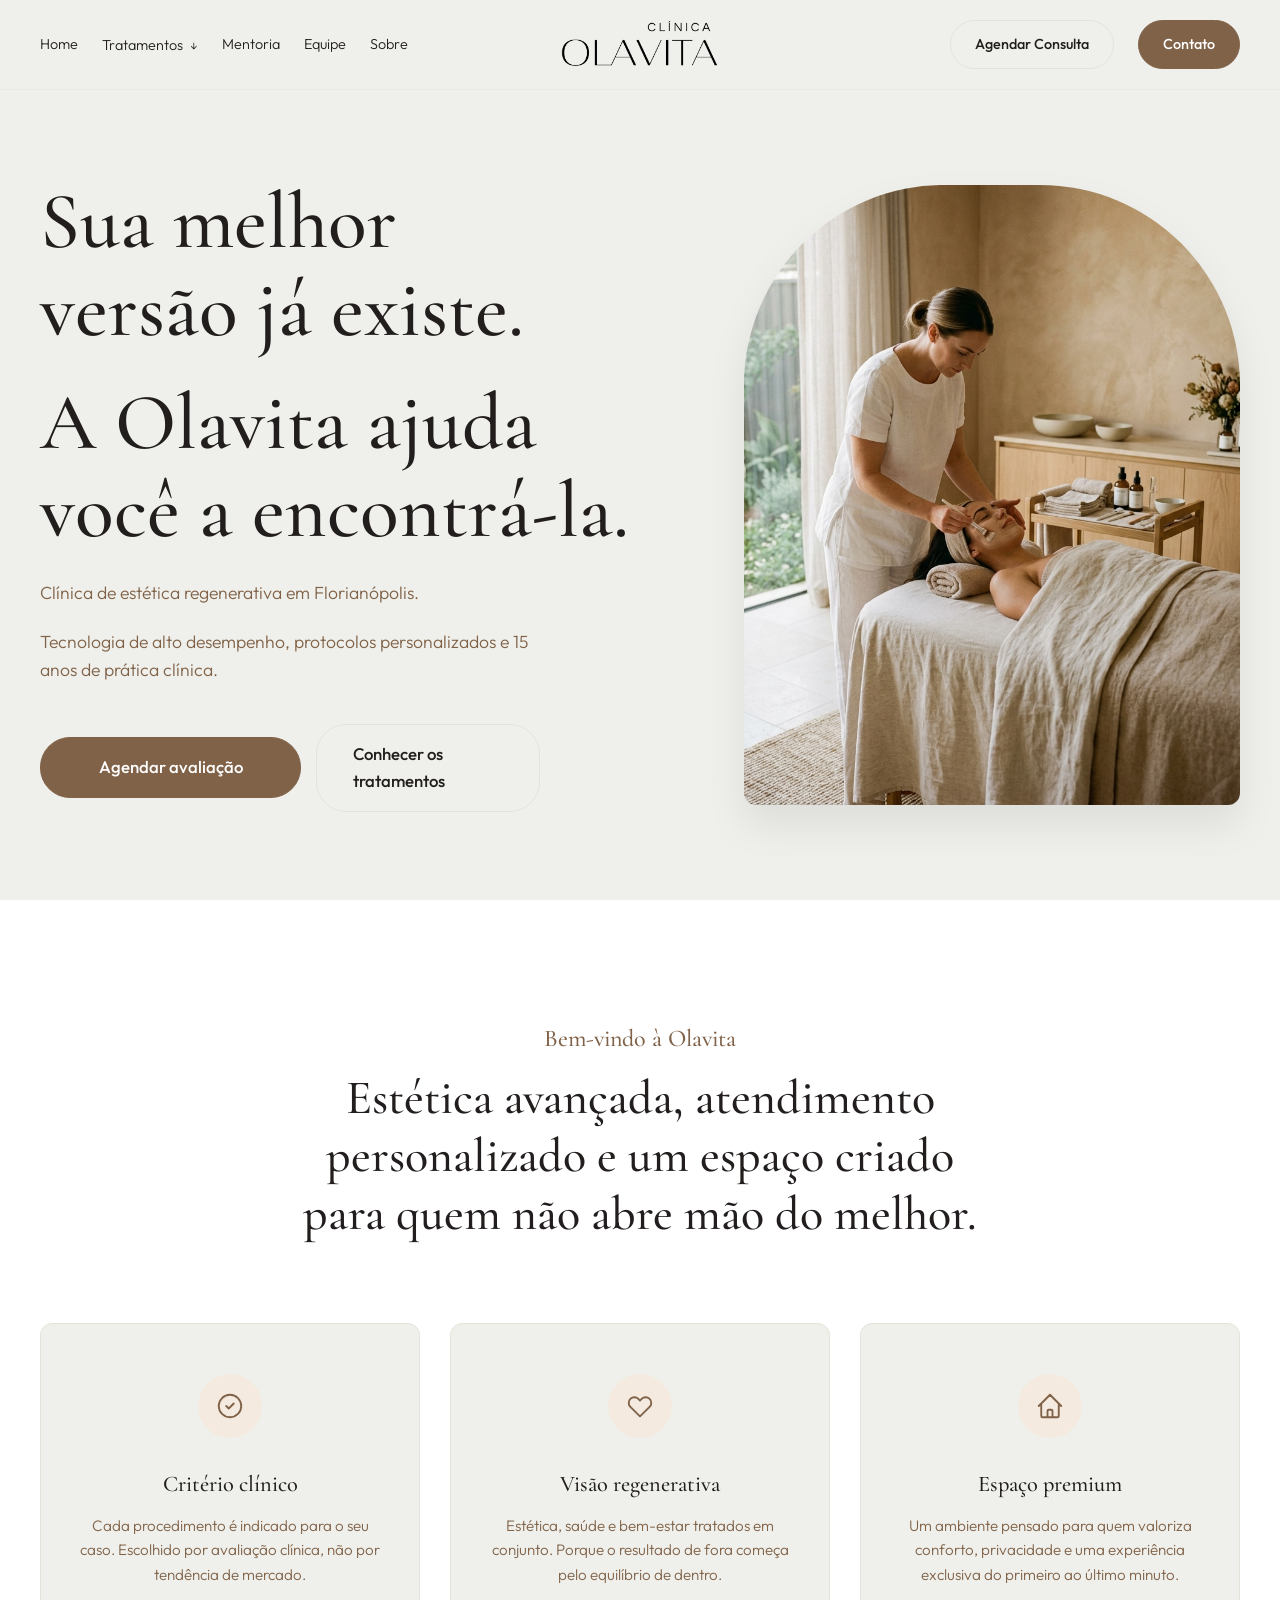
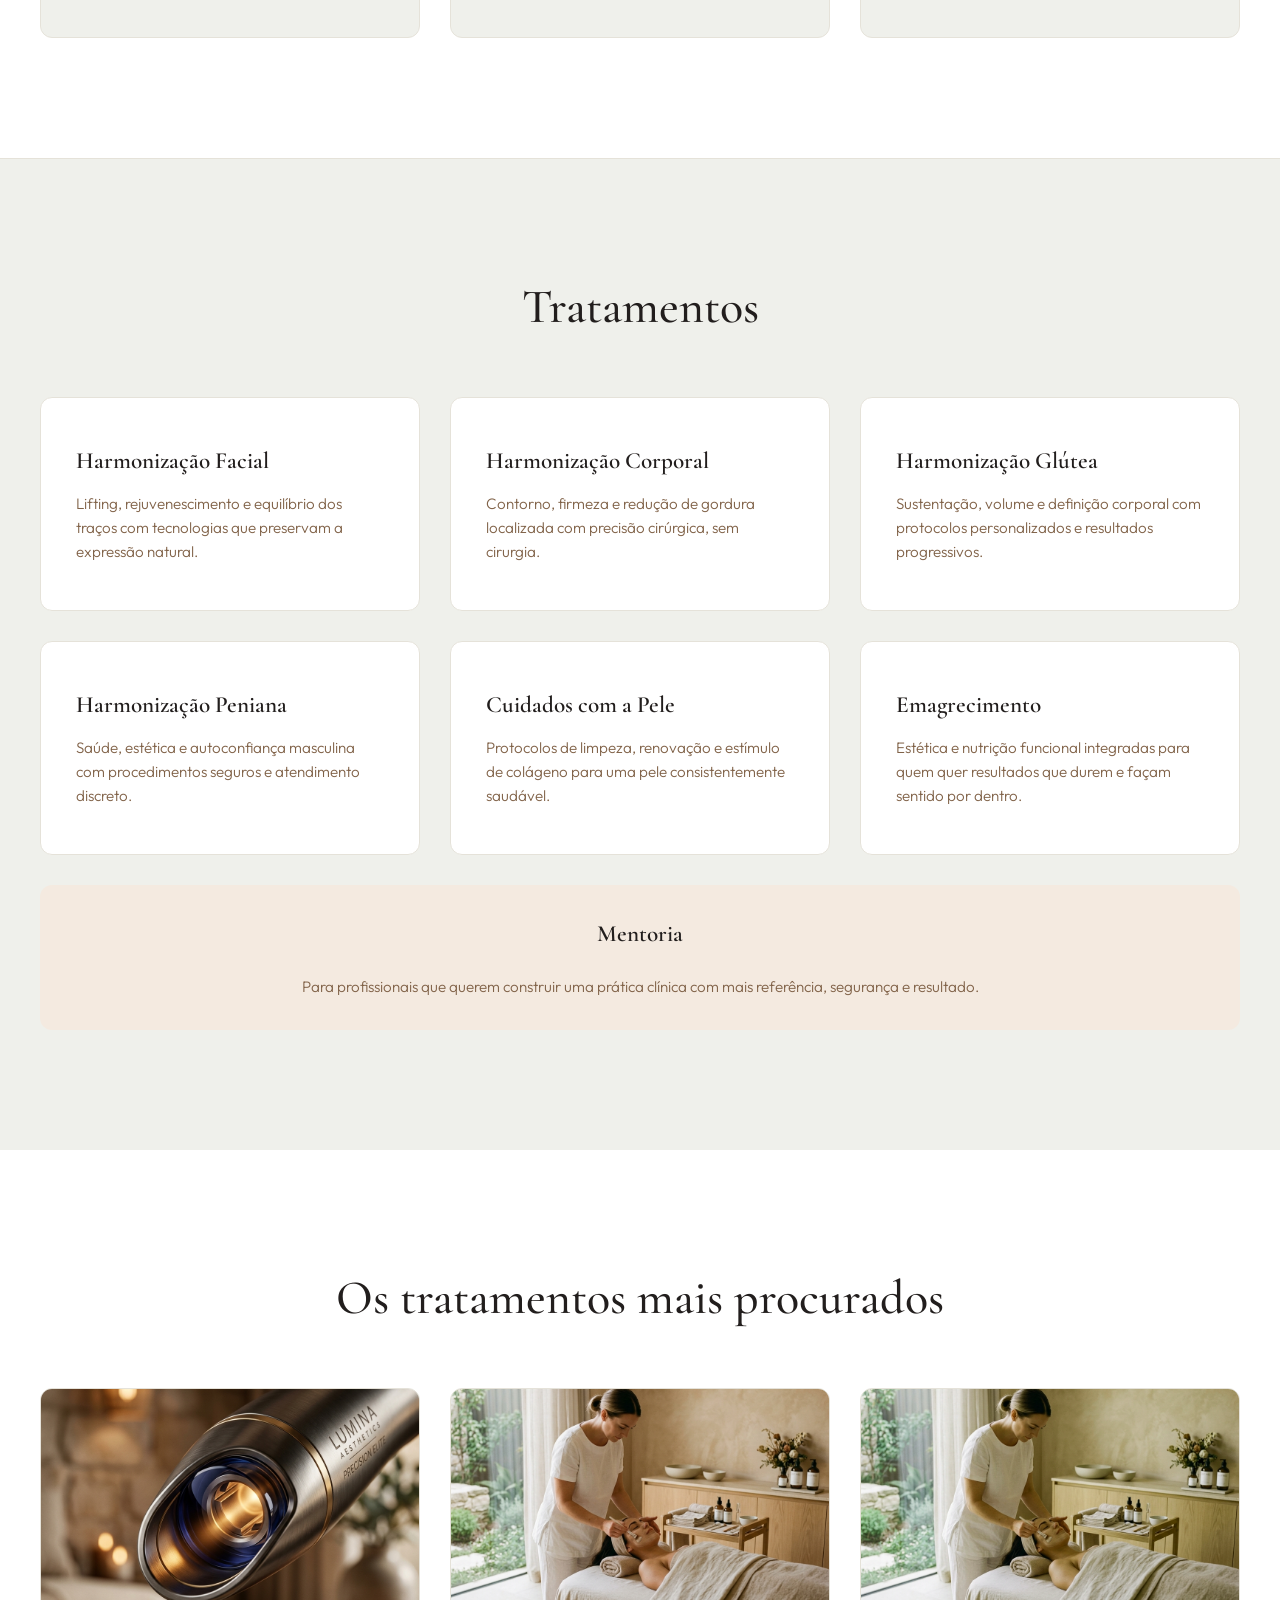
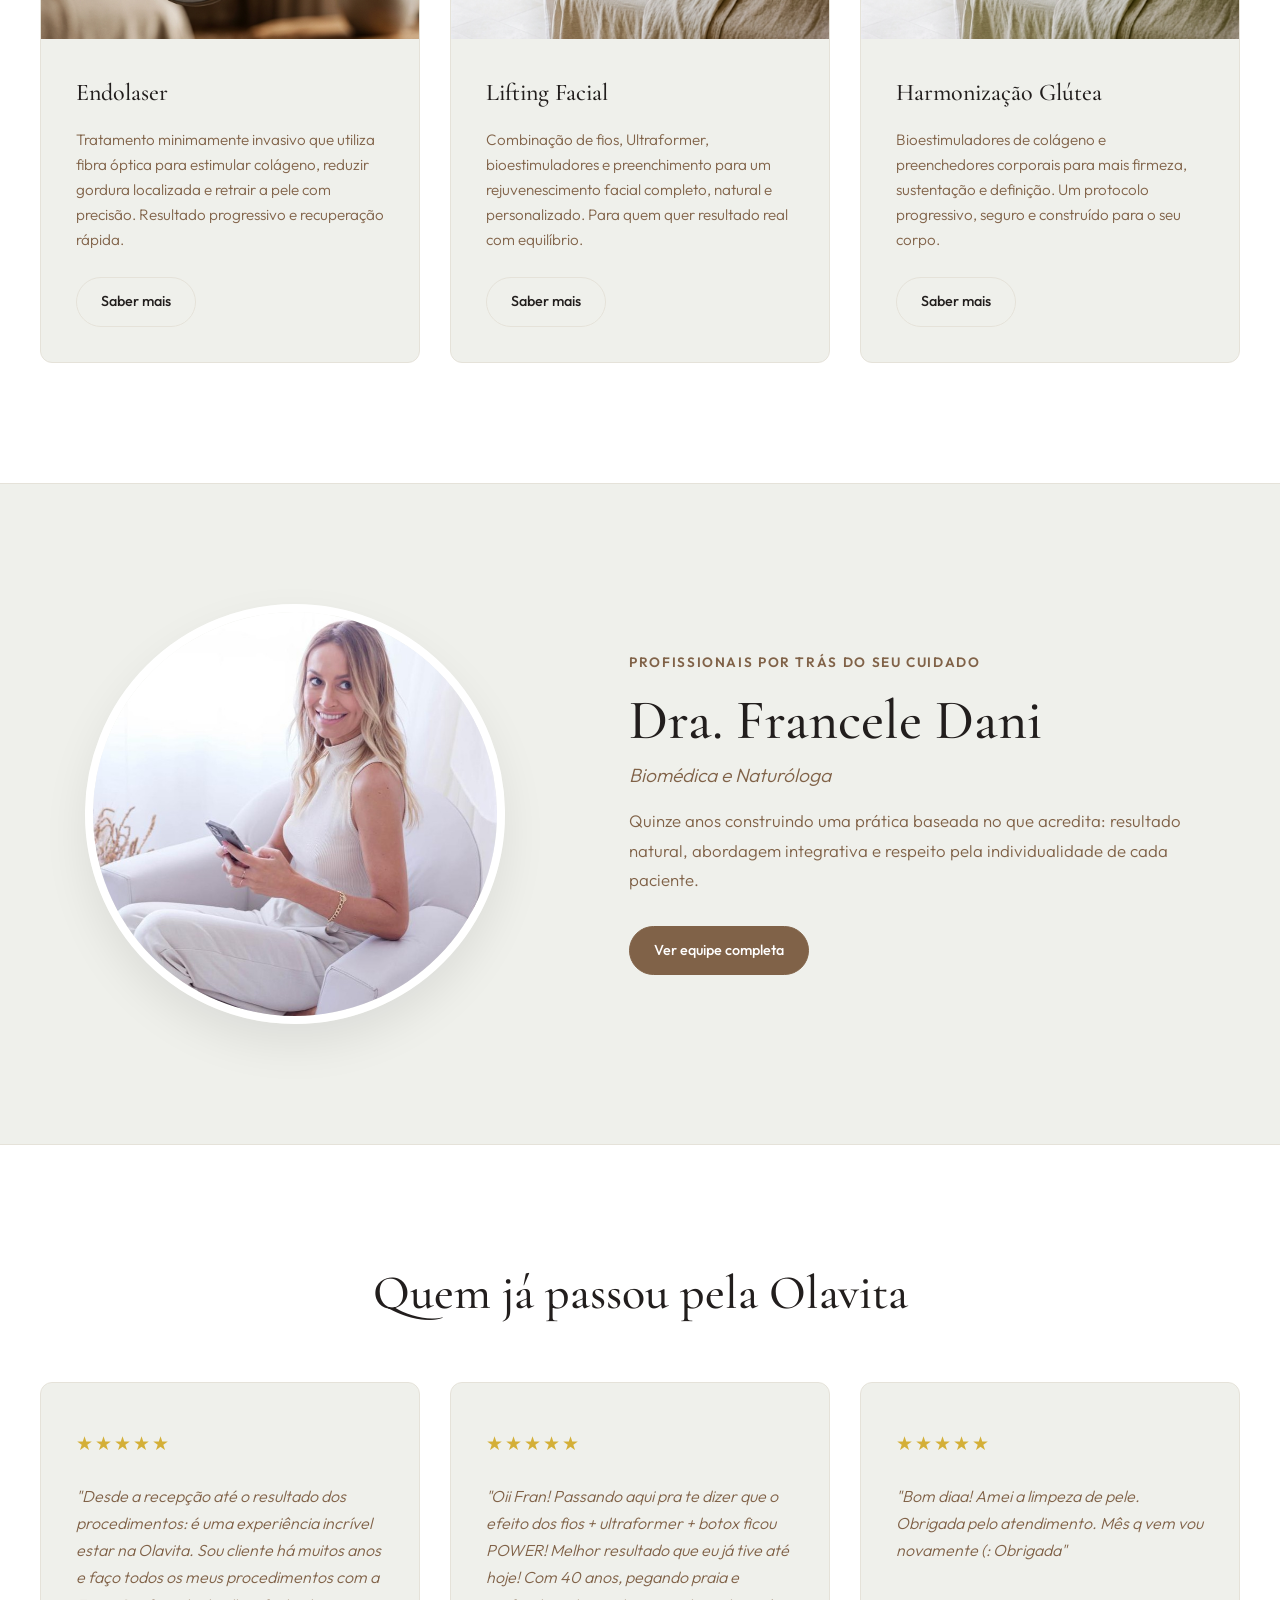
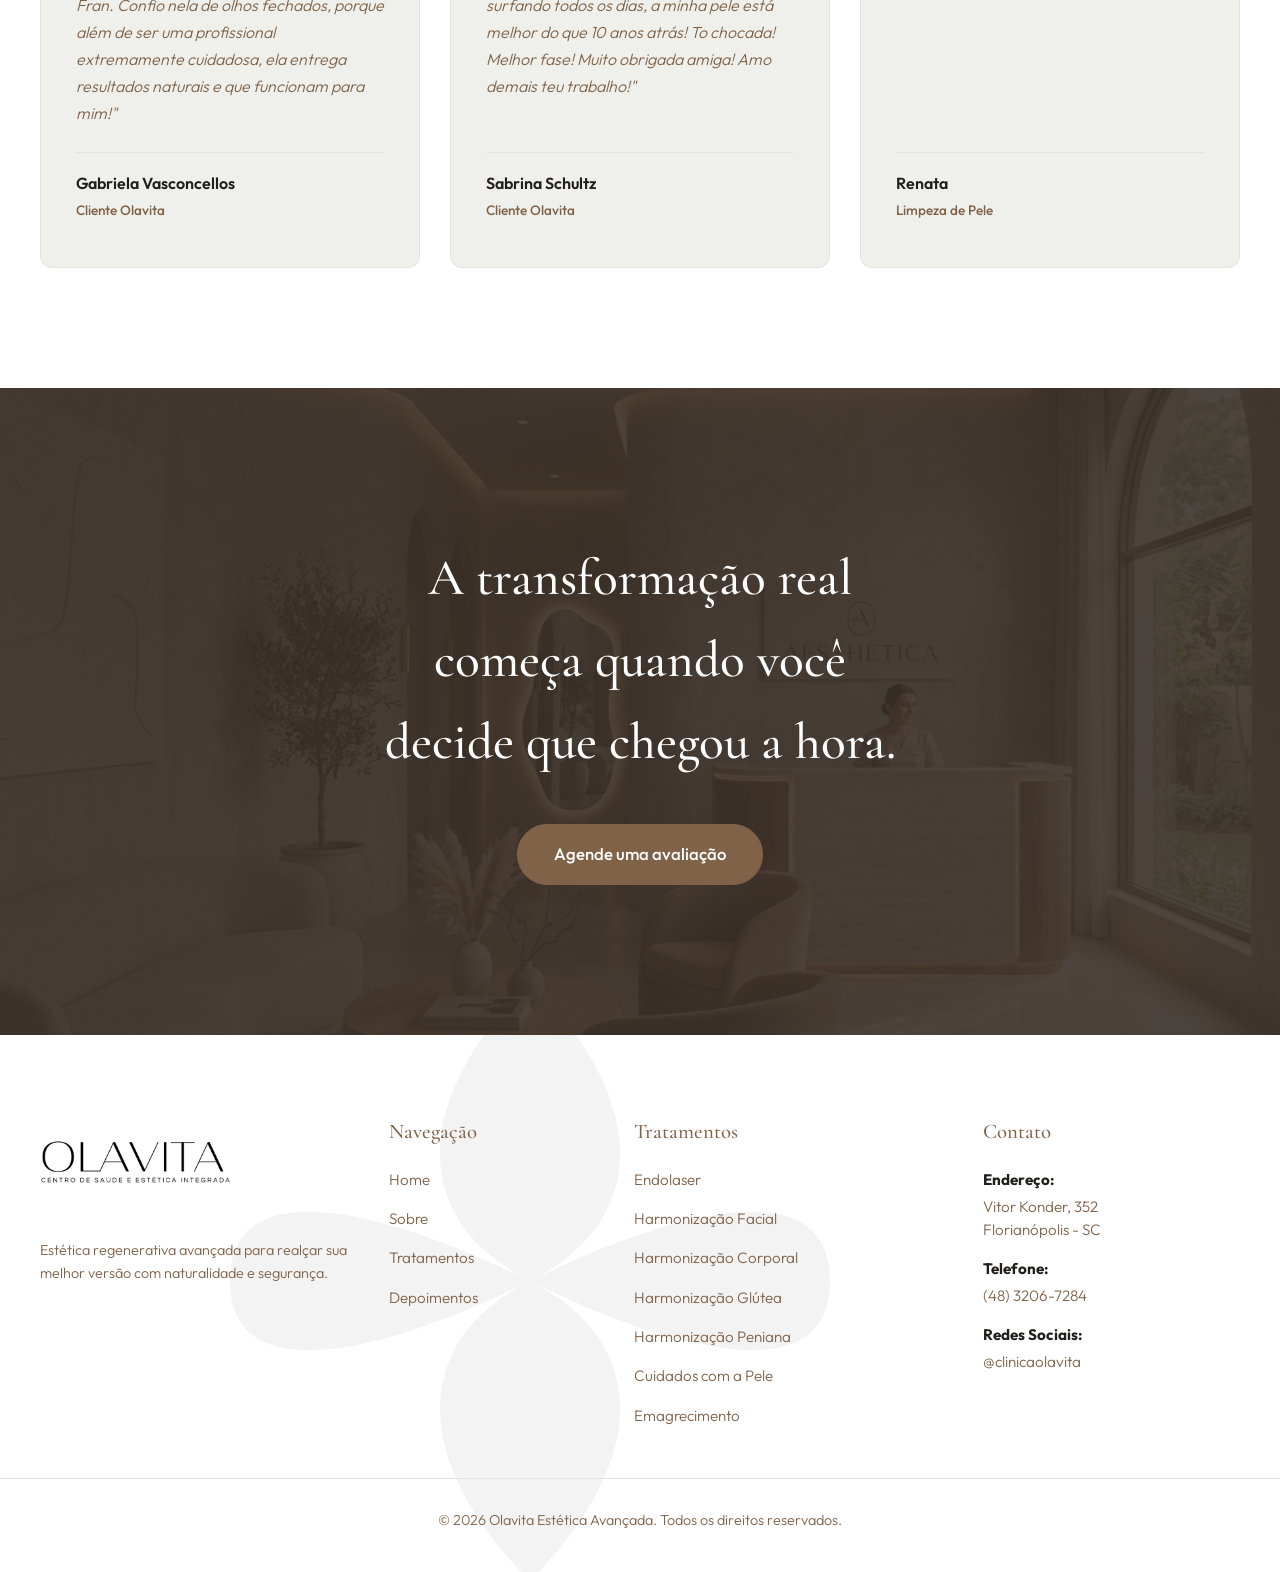
<file: index.html>
<!DOCTYPE html>
<html lang="pt-BR">
<head>
    <meta charset="UTF-8">
    <meta name="viewport" content="width=device-width, initial-scale=1.0">
    <title>Olavita Estética Avançada - Estética Regenerativa em Florianópolis</title>
    <meta name="description" content="Clínica de estética regenerativa em Florianópolis. Tecnologia de alto desempenho, protocols personalizados e atendimento exclusivo.">
    <link rel="preconnect" href="https://fonts.googleapis.com">
    <link rel="preconnect" href="https://fonts.gstatic.com" crossorigin>
    <link href="https://fonts.googleapis.com/css2?family=Cormorant+Garamond:wght@400;500;600&family=Outfit:wght@300;400;500;600&display=swap" rel="stylesheet">
    <link rel="stylesheet" href="style.css">
    <link rel="icon" type="image/png" href="Favicon.png?v=3">
    <link rel="icon" type="image/svg+xml" href="Favicon.svg?v=3">
</head>
<body>

    <nav class="navbar">
        <div class="nav-container">
            <div class="nav-left">
                <a href="#hero" class="nav-link">Home</a>
                <div class="dropdown">
                    <a href="#tratamentos" class="nav-link dropdown-toggle">Tratamentos <span class="arrow">↓</span></a>
                    <div class="dropdown-menu">
                        <a href="endolaser.html">Endolaser</a>
                        <a href="harmonizacao-facial.html">Harmonização Facial</a>
                        <a href="harmonizacao-corporal.html">Harmonização Corporal</a>
                        <a href="harmonizacao-glutea.html">Harmonização Glútea</a>
                        <a href="harmonizacao-peniana.html">Harmonização Peniana</a>
                        <a href="cuidados-pele.html">Cuidados com a Pele</a>
                        <a href="#tratamentos">Emagrecimento</a>
                    </div>
                </div>
                <a href="mentoria.html" class="nav-link">Mentoria</a>
                <a href="equipe.html" class="nav-link">Equipe</a>
                <a href="#apresentacao" class="nav-link">Sobre</a>
            </div>
            
            <a href="#hero" class="brand">
                <img src="OLAVITA.pnginsta.png" alt="Olavita Logo" class="header-logo">
            </a>
            
            <div class="nav-right">
                <a href="https://wa.me/554832067284?text=Ol%C3%A1%2C%20gostaria%20de%20agendar%20uma%20avalia%C3%A7%C3%A3o%20na%20Olavita." target="_blank" class="btn btn-outline">Agendar Consulta</a>
                <a href="#agende" class="btn btn-primary">Contato</a>
            </div>

            <!-- Hamburger Button for Mobile -->
            <button class="hamburger-menu-btn" aria-label="Menu">
                <span class="hamburger-line"></span>
                <span class="hamburger-line"></span>
                <span class="hamburger-line"></span>
            </button>
        </div>

        <!-- Mobile Drawer Navigation -->
        <div class="mobile-drawer">
            <div class="mobile-drawer-content">
                <a href="#hero" class="mobile-nav-link">Home</a>
                <div class="mobile-dropdown">
                    <a href="#tratamentos" class="mobile-nav-link mobile-dropdown-toggle">Tratamentos <span class="arrow">↓</span></a>
                    <div class="mobile-dropdown-menu">
                        <a href="endolaser.html">Endolaser</a>
                        <a href="harmonizacao-facial.html">Harmonização Facial</a>
                        <a href="harmonizacao-corporal.html">Harmonização Corporal</a>
                        <a href="harmonizacao-glutea.html">Harmonização Glútea</a>
                        <a href="harmonizacao-peniana.html">Harmonização Peniana</a>
                        <a href="cuidados-pele.html">Cuidados com a Pele</a>
                        <a href="#tratamentos">Emagrecimento</a>
                    </div>
                </div>
                <a href="mentoria.html" class="mobile-nav-link">Mentoria</a>
                <a href="equipe.html" class="mobile-nav-link">Equipe</a>
                <a href="#apresentacao" class="mobile-nav-link">Sobre</a>
                <a href="https://wa.me/554832067284?text=Ol%C3%A1%2C%20gostaria%20de%20agendar%20uma%20avalia%C3%A7%C3%A3o%20na%20Olavita." target="_blank" class="btn btn-primary mobile-cta">Agendar Consulta</a>
            </div>
        </div>
    </nav>

    <main>
        <!-- SEÇÃO 1 — HERO -->
        <section id="hero" class="hero">
            <div class="hero-content">
                <h1 class="hero-title fade-up">
                    <span style="display: block; margin-bottom: 25px;">Sua melhor versão já existe.</span>
                    <span style="display: block;">A Olavita ajuda <span style="white-space: nowrap;">você a encontrá-la.</span></span>
                </h1>
                <p class="hero-description fade-up delay-1">
                    Clínica de estética regenerativa em Florianópolis.
                </p>
                <p class="hero-description fade-up delay-2">
                    Tecnologia de alto desempenho, protocolos personalizados e 15 anos de prática clínica.
                </p>
                <div class="hero-actions fade-up delay-3">
                    <a href="https://wa.me/554832067284?text=Ol%C3%A1%2C%20gostaria%20de%20agendar%20uma%20avalia%C3%A7%C3%A3o%20na%20Olavita." target="_blank" class="btn btn-primary btn-large">Agendar avaliação</a>
                    <a href="#tratamentos" class="btn btn-outline btn-large">Conhecer os tratamentos</a>
                </div>
            </div>
            <div class="hero-image-wrapper fade-in delay-2">
                <div class="hero-image-arch">
                    <img src="luxury_spa_treatment.png" alt="Tratamento premium Olavita" class="hero-image">
                </div>
            </div>
        </section>

        <!-- SEÇÃO 2 — APRESENTAÇÃO -->
        <section id="apresentacao" class="presentation-section">
            <div class="container">
                <div class="presentation-header text-center">
                    <p class="section-subtitle">Bem-vindo à Olavita</p>
                    <h2 class="section-title">Estética avançada, atendimento personalizado e um espaço criado para quem não abre mão do melhor.</h2>
                </div>

                <div class="differentiators-grid">
                    <div class="differentiator-card">
                        <div class="diff-icon-wrapper">
                            <svg viewBox="0 0 24 24" fill="none" stroke="currentColor" stroke-width="1.5">
                                <path d="M9 12l2 2 4-4m6 2a9 9 0 11-18 0 9 9 0 0118 0z" stroke-linecap="round" stroke-linejoin="round"/>
                            </svg>
                        </div>
                        <h3>Critério clínico</h3>
                        <p>Cada procedimento é indicado para o seu caso. Escolhido por avaliação clínica, não por tendência de mercado.</p>
                    </div>

                    <div class="differentiator-card">
                        <div class="diff-icon-wrapper">
                            <svg viewBox="0 0 24 24" fill="none" stroke="currentColor" stroke-width="1.5">
                                <path d="M4.318 6.318a4.5 4.5 0 000 6.364L12 20.364l7.682-7.682a4.5 4.5 0 00-6.364-6.364L12 7.636l-1.318-1.318a4.5 4.5 0 00-6.364 0z" stroke-linecap="round" stroke-linejoin="round"/>
                            </svg>
                        </div>
                        <h3>Visão regenerativa</h3>
                        <p>Estética, saúde e bem-estar tratados em conjunto. Porque o resultado de fora começa pelo equilíbrio de dentro.</p>
                    </div>

                    <div class="differentiator-card">
                        <div class="diff-icon-wrapper">
                            <svg viewBox="0 0 24 24" fill="none" stroke="currentColor" stroke-width="1.5">
                                <path d="M3 12l2-2m0 0l7-7 7 7M5 10v10a1 1 0 001 1h3m10-11l2 2m-2-2v10a1 1 0 01-1 1h-3m-6 0a1 1 0 001-1v-4a1 1 0 011-1h2a1 1 0 011 1v4a1 1 0 001 1m-6 0h6" stroke-linecap="round" stroke-linejoin="round"/>
                            </svg>
                        </div>
                        <h3>Espaço premium</h3>
                        <p>Um ambiente pensado para quem valoriza conforto, privacidade e uma experiência exclusiva do primeiro ao último minuto.</p>
                    </div>
                </div>
            </div>
        </section>

        <!-- SEÇÃO 3 — TRATAMENTOS -->
        <section id="tratamentos" class="treatments-section">
            <div class="container">
                <h2 class="section-title text-center">Tratamentos</h2>
                <div class="treatments-grid">
                    <a href="harmonizacao-facial.html" class="treatment-card">
                        <h3>Harmonização Facial</h3>
                        <p>Lifting, rejuvenescimento e equilíbrio dos traços com tecnologias que preservam a expressão natural.</p>
                    </a>
                    <a href="harmonizacao-corporal.html" class="treatment-card">
                        <h3>Harmonização Corporal</h3>
                        <p>Contorno, firmeza e redução de gordura localizada com precisão cirúrgica, sem cirurgia.</p>
                    </a>
                    <a href="harmonizacao-glutea.html" class="treatment-card">
                        <h3>Harmonização Glútea</h3>
                        <p>Sustentação, volume e definição corporal com protocolos personalizados e resultados progressivos.</p>
                    </a>
                    <a href="harmonizacao-peniana.html" class="treatment-card">
                        <h3>Harmonização Peniana</h3>
                        <p>Saúde, estética e autoconfiança masculina com procedimentos seguros e atendimento discreto.</p>
                    </a>
                    <a href="cuidados-pele.html" class="treatment-card">
                        <h3>Cuidados com a Pele</h3>
                        <p>Protocolos de limpeza, renovação e estímulo de colágeno para uma pele consistentemente saudável.</p>
                    </a>
                    <a href="#tratamentos" class="treatment-card">
                        <h3>Emagrecimento</h3>
                        <p>Estética e nutrição funcional integradas para quem quer resultados que durem e façam sentido por dentro.</p>
                    </a>
                    <a href="mentoria.html" class="treatment-card featured-treatment">
                        <h3 style="text-align: center;">Mentoria</h3>
                        <p style="text-align: center;">Para profissionais que querem construir uma prática clínica com mais referência, segurança e resultado.</p>
                    </a>
                </div>
            </div>
        </section>

        <!-- SEÇÃO 4 — DESTAQUES -->
        <section id="destaques" class="highlights-section">
            <div class="container">
                <h2 class="section-title text-center">Os tratamentos mais procurados</h2>
                <div class="highlights-grid">
                    <div class="highlight-card">
                        <div class="highlight-image-wrapper">
                            <img src="endolaser_device.png" alt="Tecnologia Endolaser" class="highlight-image">
                        </div>
                        <div class="highlight-content">
                            <h3>Endolaser</h3>
                            <p>Tratamento minimamente invasivo que utiliza fibra óptica para estimular colágeno, reduzir gordura localizada e retrair a pele com precisão. Resultado progressivo e recuperação rápida.</p>
                            <a href="endolaser.html" class="btn btn-outline">Saber mais</a>
                        </div>
                    </div>
                    
                    <div class="highlight-card">
                        <div class="highlight-image-wrapper">
                            <img src="luxury_spa_treatment.png" alt="Lifting Facial" class="highlight-image">
                        </div>
                        <div class="highlight-content">
                            <h3>Lifting Facial</h3>
                            <p>Combinação de fios, Ultraformer, bioestimuladores e preenchimento para um rejuvenescimento facial completo, natural e personalizado. Para quem quer resultado real com equilíbrio.</p>
                            <a href="harmonizacao-facial.html#lifting-facial" class="btn btn-outline">Saber mais</a>
                        </div>
                    </div>

                    <div class="highlight-card">
                        <div class="highlight-image-wrapper">
                            <img src="luxury_spa_treatment.png" alt="Harmonização Glútea" class="highlight-image" style="filter: hue-rotate(15deg);">
                        </div>
                        <div class="highlight-content">
                            <h3>Harmonização Glútea</h3>
                            <p>Bioestimuladores de colágeno e preenchedores corporais para mais firmeza, sustentação e definição. Um protocolo progressivo, seguro e construído para o seu corpo.</p>
                            <a href="harmonizacao-glutea.html" class="btn btn-outline">Saber mais</a>
                        </div>
                    </div>
                </div>
            </div>
        </section>

        <!-- SEÇÃO 5 — EQUIPE -->
        <section id="equipe" class="team-section">
            <div class="container team-grid">
                <div class="team-image-wrapper">
                    <div class="team-image-frame">
                        <img src="Francele Dani.jpeg" alt="Dra. Francele Dani" class="team-image">
                    </div>
                </div>
                <div class="team-content">
                    <span class="team-subtitle">Profissionais por trás do seu cuidado</span>
                    <h2 class="team-name">Dra. Francele Dani</h2>
                    <p class="team-role">Biomédica e Naturóloga</p>
                    <p class="team-description">
                        Quinze anos construindo uma prática baseada no que acredita: resultado natural, abordagem integrativa e respeito pela individualidade de cada paciente.
                    </p>
                    <a href="equipe.html" class="btn btn-primary">Ver equipe completa</a>
                </div>
            </div>
        </section>

        <!-- SEÇÃO 6 — DEPOIMENTOS -->
        <section id="depoimentos" class="testimonials-section">
            <div class="container">
                <h2 class="section-title text-center">Quem já passou pela Olavita</h2>
                <div class="testimonials-grid">
                    <div class="testimonial-card">
                        <div class="testimonial-stars">★★★★★</div>
                        <p class="testimonial-text">"Desde a recepção até o resultado dos procedimentos: é uma experiência incrível estar na Olavita. Sou cliente há muitos anos e faço todos os meus procedimentos com a Fran. Confio nela de olhos fechados, porque além de ser uma profissional extremamente cuidadosa, ela entrega resultados naturais e que funcionam para mim!"</p>
                        <div class="testimonial-author">
                            <span class="author-name">Gabriela Vasconcellos</span>
                            <span class="author-procedure">Cliente Olavita</span>
                        </div>
                    </div>

                    <div class="testimonial-card">
                        <div class="testimonial-stars">★★★★★</div>
                        <p class="testimonial-text">"Oii Fran! Passando aqui pra te dizer que o efeito dos fios + ultraformer + botox ficou POWER! Melhor resultado que eu já tive até hoje! Com 40 anos, pegando praia e surfando todos os dias, a minha pele está melhor do que 10 anos atrás! To chocada! Melhor fase! Muito obrigada amiga! Amo demais teu trabalho!"</p>
                        <div class="testimonial-author">
                            <span class="author-name">Sabrina Schultz</span>
                            <span class="author-procedure">Cliente Olavita</span>
                        </div>
                    </div>

                    <div class="testimonial-card">
                        <div class="testimonial-stars">★★★★★</div>
                        <p class="testimonial-text">"Bom diaa! Amei a limpeza de pele. Obrigada pelo atendimento. Mês q vem vou novamente (: Obrigada"</p>
                        <div class="testimonial-author">
                            <span class="author-name">Renata</span>
                            <span class="author-procedure">Limpeza de Pele</span>
                        </div>
                    </div>
                </div>
            </div>
        </section>

        <!-- SEÇÃO 7 — CTA FINAL -->
        <section id="agende" class="cta-section">
            <div class="cta-container text-center">
                <h2 class="cta-title">A transformação real começa quando você decide que chegou a hora.</h2>
                <a href="https://wa.me/554832067284?text=Ol%C3%A1%2C%20gostaria%20de%20agendar%20uma%20avalia%C3%A7%C3%A3o%20na%20Olavita." target="_blank" class="btn btn-primary btn-large pulse-animation">Agende uma avaliação</a>
            </div>
        </section>
    </main>

    <footer class="footer">
        <div class="container footer-grid">
            <div class="footer-col footer-brand-col">
                <a href="#hero"><img src="OLAVITA.png" alt="Olavita Logo" class="footer-logo"></a>
                <p class="footer-desc">Estética regenerativa avançada para realçar sua melhor versão com naturalidade e segurança.</p>
            </div>
            <div class="footer-col">
                <h4>Navegação</h4>
                <a href="#hero">Home</a>
                <a href="#apresentacao">Sobre</a>
                <a href="#tratamentos">Tratamentos</a>
                <a href="#depoimentos">Depoimentos</a>
            </div>
            <div class="footer-col">
                <h4>Tratamentos</h4>
                <a href="endolaser.html">Endolaser</a>
                <a href="harmonizacao-facial.html">Harmonização Facial</a>
                <a href="harmonizacao-corporal.html">Harmonização Corporal</a>
                <a href="harmonizacao-glutea.html">Harmonização Glútea</a>
                <a href="harmonizacao-peniana.html">Harmonização Peniana</a>
                <a href="cuidados-pele.html">Cuidados com a Pele</a>
                <a href="#tratamentos">Emagrecimento</a>
            </div>
            <div class="footer-col">
                <h4>Contato</h4>
                <div class="footer-contact-item">
                    <strong>Endereço:</strong>
                    <p>Vitor Konder, 352<br>Florianópolis - SC</p>
                </div>
                <div class="footer-contact-item">
                    <strong>Telefone:</strong>
                    <p><a href="https://wa.me/554832067284" target="_blank">(48) 3206-7284</a></p>
                </div>
                <div class="footer-contact-item">
                    <strong>Redes Sociais:</strong>
                    <p><a href="https://instagram.com/clinicaolavita" target="_blank">@clinicaolavita</a></p>
                </div>
            </div>
        </div>
        <div class="container footer-bottom">
            <p>&copy; 2026 Olavita Estética Avançada. Todos os direitos reservados.</p>
        </div>
    </footer>

    <script src="script.js"></script>
</body>
</html>
</file>
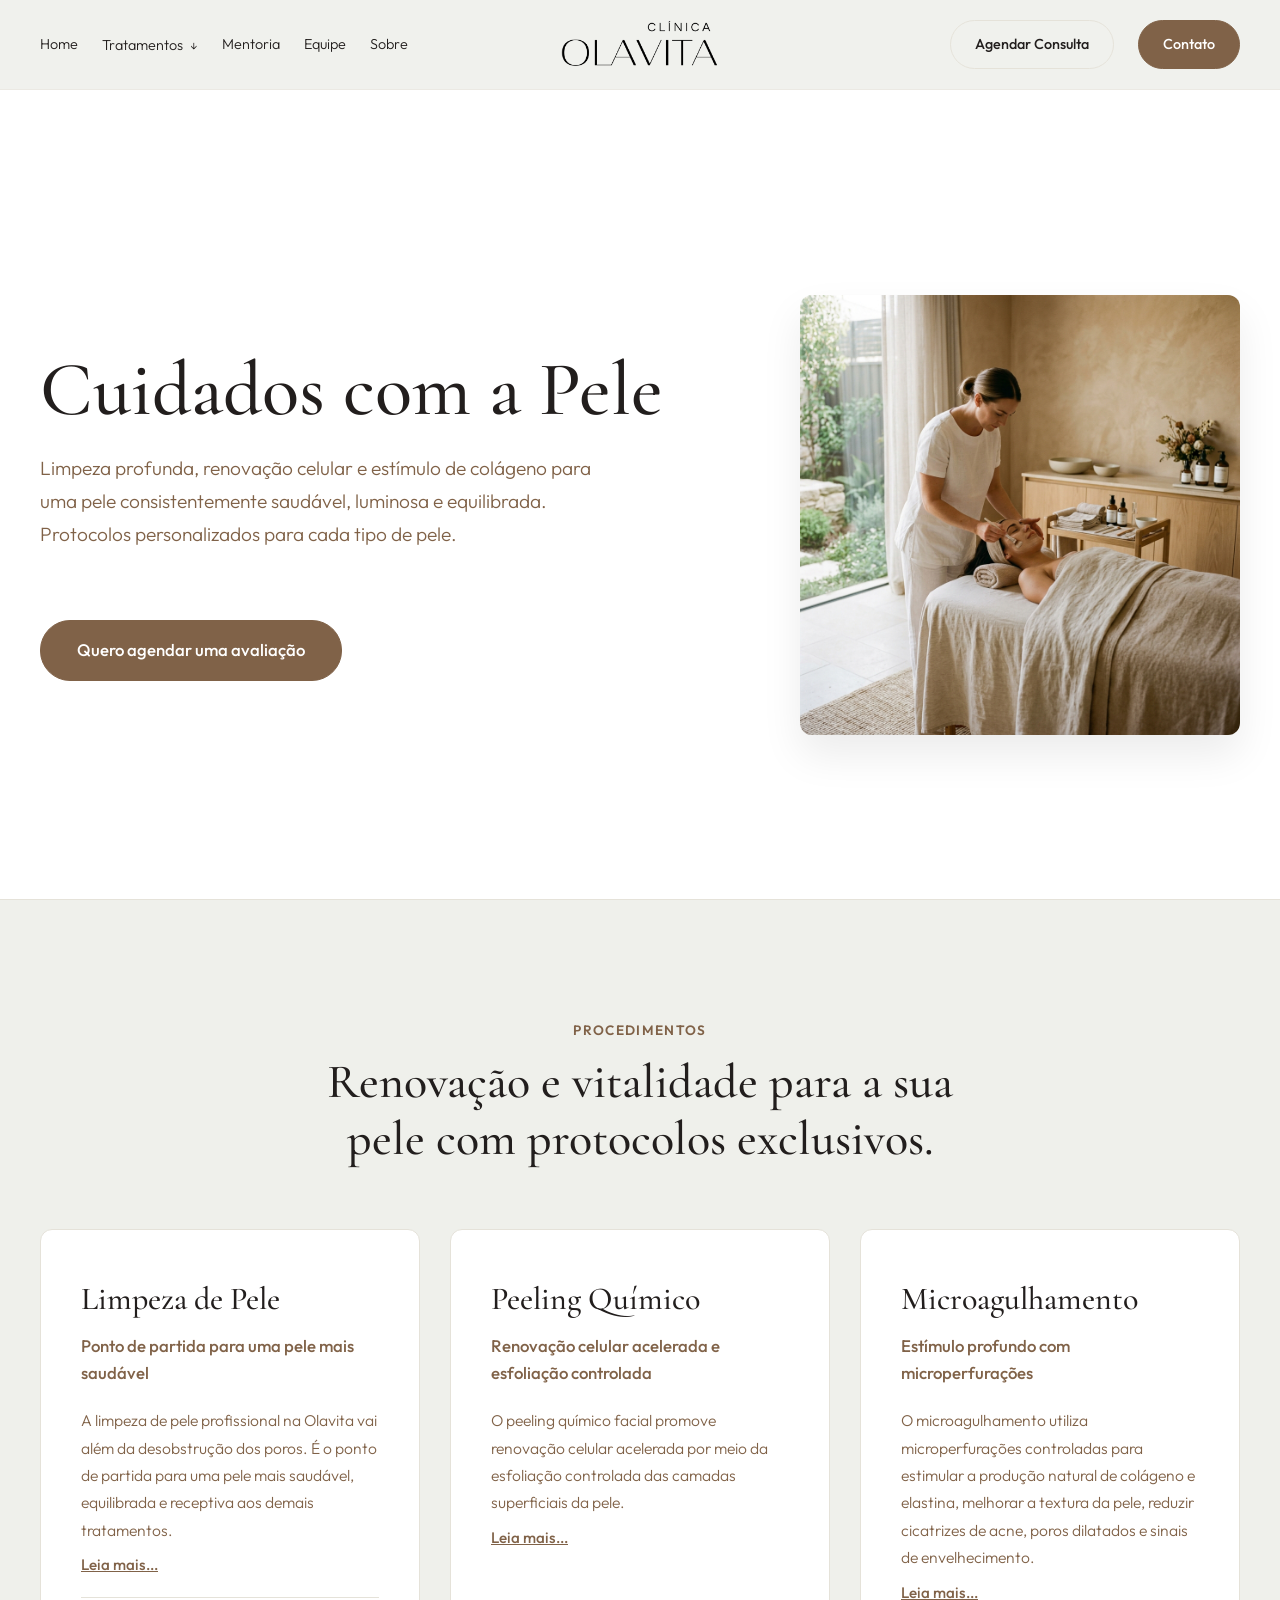
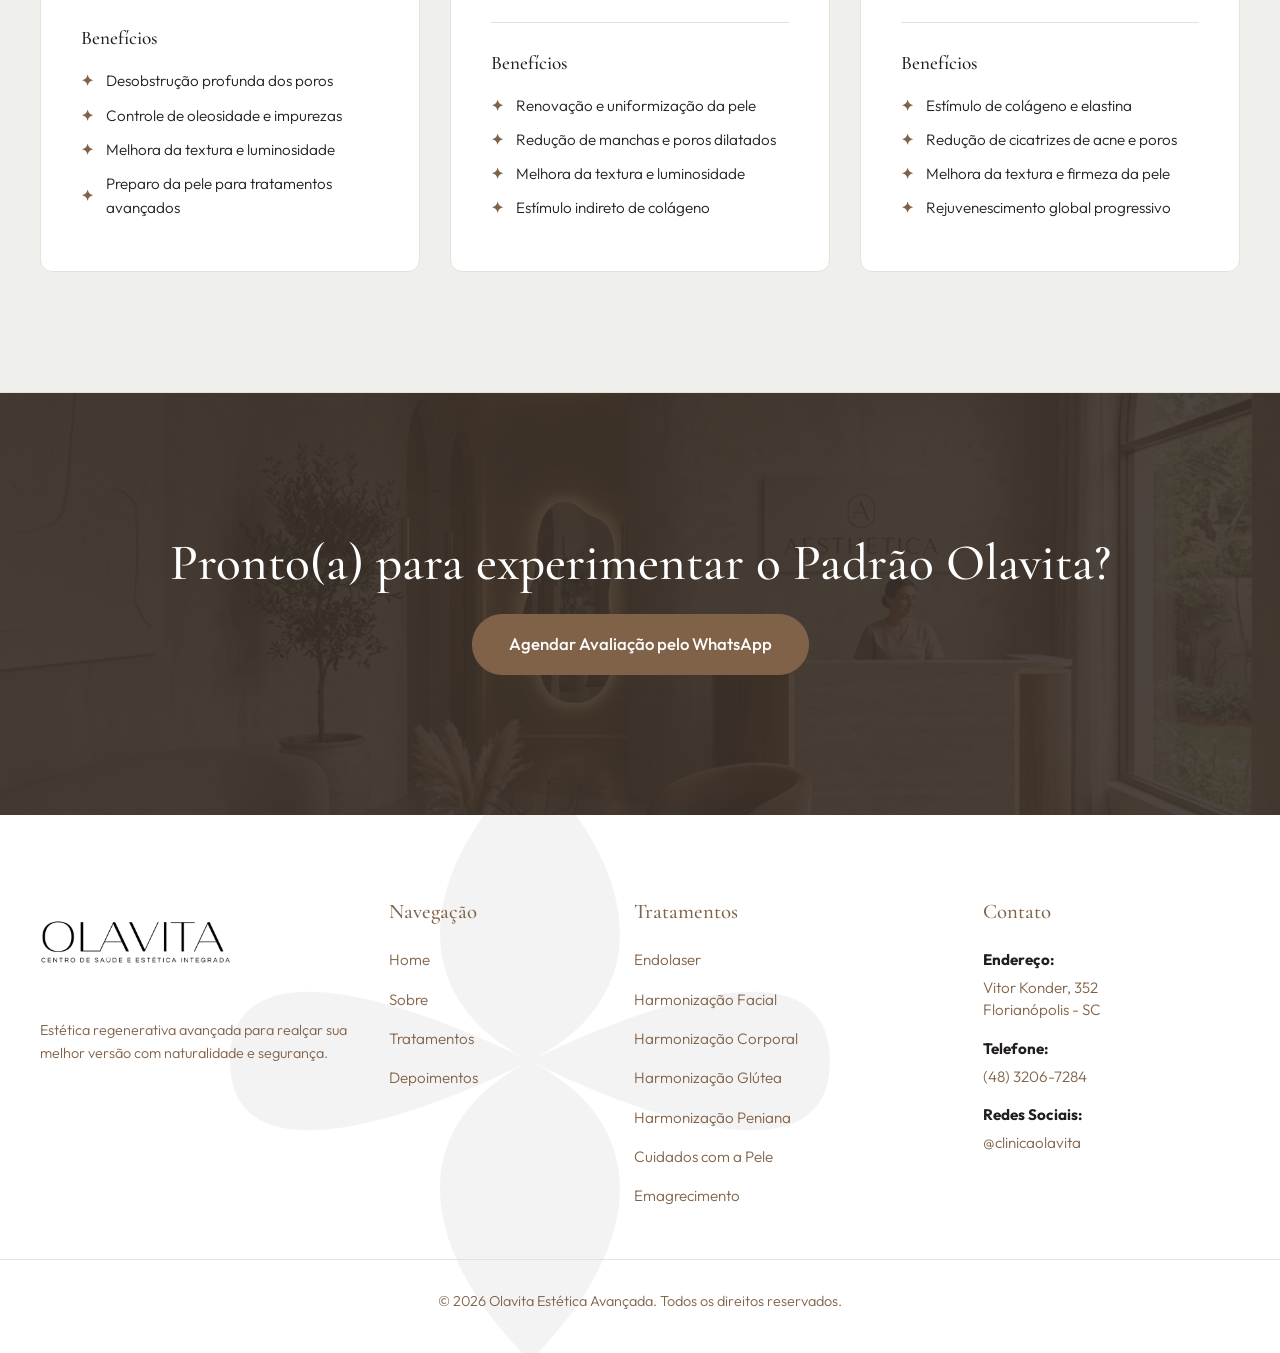
<file: cuidados-pele.html>
<!DOCTYPE html>
<html lang="pt-BR">
<head>
    <meta charset="UTF-8">
    <meta name="viewport" content="width=device-width, initial-scale=1.0">
    <title>Cuidados com a Pele - Olavita Estética Regenerativa</title>
    <meta name="description" content="Limpeza profunda, renovação celular e estímulo de colágeno para uma pele consistentemente saudável, luminosa e equilibrada.">
    <link rel="preconnect" href="https://fonts.googleapis.com">
    <link rel="preconnect" href="https://fonts.gstatic.com" crossorigin>
    <link href="https://fonts.googleapis.com/css2?family=Cormorant+Garamond:wght@400;500;600&family=Outfit:wght@300;400;500;600&display=swap" rel="stylesheet">
    <link rel="stylesheet" href="style.css">
    <link rel="icon" type="image/png" href="Favicon.png?v=3">
    <link rel="icon" type="image/svg+xml" href="Favicon.svg?v=3">
</head>
<body class="lp-endolaser-page">

    <nav class="navbar">
        <div class="nav-container">
            <div class="nav-left">
                <a href="index.html#hero" class="nav-link">Home</a>
                <div class="dropdown">
                    <a href="index.html#tratamentos" class="nav-link dropdown-toggle">Tratamentos <span class="arrow">↓</span></a>
                    <div class="dropdown-menu">
                        <a href="endolaser.html">Endolaser</a>
                        <a href="harmonizacao-facial.html">Harmonização Facial</a>
                        <a href="harmonizacao-corporal.html">Harmonização Corporal</a>
                        <a href="harmonizacao-glutea.html">Harmonização Glútea</a>
                        <a href="harmonizacao-peniana.html">Harmonização Peniana</a>
                        <a href="cuidados-pele.html">Cuidados com a Pele</a>
                        <a href="index.html#tratamentos">Emagrecimento</a>
                    </div>
                </div>
                <a href="mentoria.html" class="nav-link">Mentoria</a>
                <a href="equipe.html" class="nav-link">Equipe</a>
                <a href="index.html#apresentacao" class="nav-link">Sobre</a>
            </div>
            
            <a href="index.html#hero" class="brand">
                <img src="OLAVITA.pnginsta.png" alt="Olavita Logo" class="header-logo">
            </a>
            
            <div class="nav-right">
                <a href="https://wa.me/554832067284?text=Ol%C3%A1%2C%20gostaria%20de%20agendar%20uma%20avalia%C3%A7%C3%A3o%20na%20Olavita." target="_blank" class="btn btn-outline">Agendar Consulta</a>
                <a href="index.html#agende" class="btn btn-primary">Contato</a>
            </div>

            <!-- Hamburger Button for Mobile -->
            <button class="hamburger-menu-btn" aria-label="Menu">
                <span class="hamburger-line"></span>
                <span class="hamburger-line"></span>
                <span class="hamburger-line"></span>
            </button>
        </div>

        <!-- Mobile Drawer Navigation -->
        <div class="mobile-drawer">
            <div class="mobile-drawer-content">
                <a href="index.html#hero" class="mobile-nav-link">Home</a>
                <div class="mobile-dropdown">
                    <a href="index.html#tratamentos" class="mobile-nav-link mobile-dropdown-toggle">Tratamentos <span class="arrow">↓</span></a>
                    <div class="mobile-dropdown-menu">
                        <a href="endolaser.html">Endolaser</a>
                        <a href="harmonizacao-facial.html">Harmonização Facial</a>
                        <a href="harmonizacao-corporal.html">Harmonização Corporal</a>
                        <a href="harmonizacao-glutea.html">Harmonização Glútea</a>
                        <a href="harmonizacao-peniana.html">Harmonização Peniana</a>
                        <a href="cuidados-pele.html">Cuidados com a Pele</a>
                        <a href="index.html#tratamentos">Emagrecimento</a>
                    </div>
                </div>
                <a href="mentoria.html" class="mobile-nav-link">Mentoria</a>
                <a href="equipe.html" class="mobile-nav-link">Equipe</a>
                <a href="index.html#apresentacao" class="mobile-nav-link">Sobre</a>
                <a href="https://wa.me/554832067284?text=Ol%C3%A1%2C%20gostaria%20de%20agendar%20uma%20avalia%C3%A7%C3%A3o%20na%20Olavita." target="_blank" class="btn btn-primary mobile-cta">Agendar Consulta</a>
            </div>
        </div>
    </nav>

    <main>
        <!-- LP HERO -->
        <section class="lp-hero">
            <div class="lp-hero-container">
                <div class="lp-hero-content">
                    <h1 class="lp-hero-title">Cuidados com a Pele</h1>
                    <p class="lp-hero-lead">
                        Limpeza profunda, renovação celular e estímulo de colágeno para uma pele consistentemente saudável, luminosa e equilibrada. Protocolos personalizados para cada tipo de pele.
                    </p>
                    
                    <div class="lp-hero-actions" style="margin-top: 40px;">
                        <a href="https://wa.me/554832067284?text=Ol%C3%A1%2C%20gostaria%20de%20agendar%20uma%20avalia%C3%A7%C3%A3o%20para%20Cuidados%20com%20a%20Pele." target="_blank" class="btn btn-primary btn-large">Quero agendar uma avaliação</a>
                    </div>
                </div>
                
                <div class="lp-hero-visual">
                    <div class="lp-visual-frame">
                        <img src="luxury_spa_treatment.png" alt="Cuidados com a Pele Olavita" class="lp-visual-image">
                    </div>
                </div>
            </div>
        </section>

        <!-- PROCEDIMENTOS -->
        <section id="procedimentos" class="lp-workflow-section">
            <div class="container">
                <div class="lp-section-header text-center">
                    <span class="lp-section-tag">Procedimentos</span>
                    <h2 class="section-title">Renovação e vitalidade para a sua pele com protocolos exclusivos.</h2>
                </div>

                <div class="lp-procedures-grid-3">
                    <div class="lp-procedure-card-premium">
                        <h3 class="lp-procedure-card-title">Limpeza de Pele</h3>
                        <p class="lp-procedure-card-subtitle">Ponto de partida para uma pele mais saudável</p>
                        <p class="lp-procedure-card-text">A limpeza de pele profissional na Olavita vai além da desobstrução dos poros. É o ponto de partida para uma pele mais saudável, equilibrada e receptiva aos demais tratamentos.</p>
                        <p class="lp-procedure-card-text read-more-text">Realizada com protocolos personalizados para cada tipo de pele, remove impurezas, controla a oleosidade, melhora a textura e deixa a pele iluminada e renovada desde a primeira sessão.</p>
                        <button class="btn-read-more-card">Leia mais...</button>
                        
                        <h4 class="lp-procedure-benefits-title">Benefícios</h4>
                        <ul class="lp-procedure-benefits-list">
                            <li class="lp-benefit-bullet-item">
                                <span class="bullet-icon">✦</span>
                                <span>Desobstrução profunda dos poros</span>
                            </li>
                            <li class="lp-benefit-bullet-item">
                                <span class="bullet-icon">✦</span>
                                <span>Controle de oleosidade e impurezas</span>
                            </li>
                            <li class="lp-benefit-bullet-item">
                                <span class="bullet-icon">✦</span>
                                <span>Melhora da textura e luminosidade</span>
                            </li>
                            <li class="lp-benefit-bullet-item">
                                <span class="bullet-icon">✦</span>
                                <span>Preparo da pele para tratamentos avançados</span>
                            </li>
                        </ul>
                    </div>

                    <div class="lp-procedure-card-premium">
                        <h3 class="lp-procedure-card-title">Peeling Químico</h3>
                        <p class="lp-procedure-card-subtitle">Renovação celular acelerada e esfoliação controlada</p>
                        <p class="lp-procedure-card-text">O peeling químico facial promove renovação celular acelerada por meio da esfoliação controlada das camadas superficiais da pele.</p>
                        <p class="lp-procedure-card-text read-more-text">Indicado para manchas, textura irregular, poros dilatados e sinais de envelhecimento, entrega uma pele mais uniforme, luminosa e rejuvenescida. Na Olavita, os peelings são escolhidos conforme o tipo de pele e os objetivos de cada paciente, podendo ser utilizados isoladamente ou como parte de um protocolo de estética regenerativa.</p>
                        <button class="btn-read-more-card">Leia mais...</button>
                        
                        <h4 class="lp-procedure-benefits-title">Benefícios</h4>
                        <ul class="lp-procedure-benefits-list">
                            <li class="lp-benefit-bullet-item">
                                <span class="bullet-icon">✦</span>
                                <span>Renovação e uniformização da pele</span>
                            </li>
                            <li class="lp-benefit-bullet-item">
                                <span class="bullet-icon">✦</span>
                                <span>Redução de manchas e poros dilatados</span>
                            </li>
                            <li class="lp-benefit-bullet-item">
                                <span class="bullet-icon">✦</span>
                                <span>Melhora da textura e luminosidade</span>
                            </li>
                            <li class="lp-benefit-bullet-item">
                                <span class="bullet-icon">✦</span>
                                <span>Estímulo indireto de colágeno</span>
                            </li>
                        </ul>
                    </div>

                    <div class="lp-procedure-card-premium">
                        <h3 class="lp-procedure-card-title">Microagulhamento</h3>
                        <p class="lp-procedure-card-subtitle">Estímulo profundo com microperfurações</p>
                        <p class="lp-procedure-card-text">O microagulhamento utiliza microperfurações controladas para estimular a produção natural de colágeno e elastina, melhorar a textura da pele, reduzir cicatrizes de acne, poros dilatados e sinais de envelhecimento.</p>
                        <p class="lp-procedure-card-text read-more-text">Na Olavita, o procedimento é realizado com ativos regenerativos que potencializam os resultados, entregando uma pele mais firme, uniforme e visivelmente mais saudável ao longo das sessões.</p>
                        <button class="btn-read-more-card">Leia mais...</button>
                        
                        <h4 class="lp-procedure-benefits-title">Benefícios</h4>
                        <ul class="lp-procedure-benefits-list">
                            <li class="lp-benefit-bullet-item">
                                <span class="bullet-icon">✦</span>
                                <span>Estímulo de colágeno e elastina</span>
                            </li>
                            <li class="lp-benefit-bullet-item">
                                <span class="bullet-icon">✦</span>
                                <span>Redução de cicatrizes de acne e poros</span>
                            </li>
                            <li class="lp-benefit-bullet-item">
                                <span class="bullet-icon">✦</span>
                                <span>Melhora da textura e firmeza da pele</span>
                            </li>
                            <li class="lp-benefit-bullet-item">
                                <span class="bullet-icon">✦</span>
                                <span>Rejuvenescimento global progressivo</span>
                            </li>
                        </ul>
                    </div>
                </div>
            </div>
        </section>

        <!-- CTA FINAL -->
        <section class="lp-final-cta-section">
            <div class="container text-center">
                <h2 class="section-title">Pronto(a) para experimentar o Padrão Olavita?</h2>
                <a href="https://wa.me/554832067284?text=Ol%C3%A1%2C%20gostaria%20de%20agendar%20uma%20avalia%C3%A7%C3%A3o%20para%20Cuidados%20com%20a%20Pele%20na%20Olavita." target="_blank" class="btn btn-primary btn-large">Agendar Avaliação pelo WhatsApp</a>
            </div>
        </section>
    </main>

    <footer class="footer">
        <div class="container footer-grid">
            <div class="footer-col footer-brand-col">
                <a href="index.html#hero"><img src="OLAVITA.png" alt="Olavita Logo" class="footer-logo"></a>
                <p class="footer-desc">Estética regenerativa avançada para realçar sua melhor versão com naturalidade e segurança.</p>
            </div>
            <div class="footer-col">
                <h4>Navegação</h4>
                <a href="index.html#hero">Home</a>
                <a href="index.html#apresentacao">Sobre</a>
                <a href="index.html#tratamentos">Tratamentos</a>
                <a href="index.html#depoimentos">Depoimentos</a>
            </div>
            <div class="footer-col">
                <h4>Tratamentos</h4>
                <a href="endolaser.html">Endolaser</a>
                <a href="harmonizacao-facial.html">Harmonização Facial</a>
                <a href="harmonizacao-corporal.html">Harmonização Corporal</a>
                <a href="harmonizacao-glutea.html">Harmonização Glútea</a>
                <a href="harmonizacao-peniana.html">Harmonização Peniana</a>
                <a href="cuidados-pele.html">Cuidados com a Pele</a>
                <a href="index.html#tratamentos">Emagrecimento</a>
            </div>
            <div class="footer-col">
                <h4>Contato</h4>
                <div class="footer-contact-item">
                    <strong>Endereço:</strong>
                    <p>Vitor Konder, 352<br>Florianópolis - SC</p>
                </div>
                <div class="footer-contact-item">
                    <strong>Telefone:</strong>
                    <p><a href="https://wa.me/554832067284" target="_blank">(48) 3206-7284</a></p>
                </div>
                <div class="footer-contact-item">
                    <strong>Redes Sociais:</strong>
                    <p><a href="https://instagram.com/clinicaolavita" target="_blank">@clinicaolavita</a></p>
                </div>
            </div>
        </div>
        <div class="container footer-bottom">
            <p>&copy; 2026 Olavita Estética Avançada. Todos os direitos reservados.</p>
        </div>
    </footer>

    <script>
        document.addEventListener('DOMContentLoaded', () => {
            // Smooth scrolling
            document.querySelectorAll('a[href^="#"]').forEach(anchor => {
                anchor.addEventListener('click', function (e) {
                    const targetId = this.getAttribute('href');
                    if(targetId === '#') return;
                    
                    const targetElement = document.querySelector(targetId);
                    if (targetElement) {
                        e.preventDefault();
                        targetElement.scrollIntoView({
                            behavior: 'smooth',
                            block: 'start'
                        });
                    }
                });
            });

            // Mobile Drawer Toggle
            const hamburgerBtn = document.querySelector('.hamburger-menu-btn');
            const mobileDrawer = document.querySelector('.mobile-drawer');

            if (hamburgerBtn && mobileDrawer) {
                hamburgerBtn.addEventListener('click', () => {
                    hamburgerBtn.classList.toggle('active');
                    mobileDrawer.classList.toggle('active');
                    document.body.classList.toggle('no-scroll');
                });

                mobileDrawer.querySelectorAll('a').forEach(link => {
                    link.addEventListener('click', () => {
                        hamburgerBtn.classList.remove('active');
                        mobileDrawer.classList.remove('active');
                        document.body.classList.remove('no-scroll');
                    });
                });
            }

            // Read More Toggle for Procedure Cards
            const readMoreBtns = document.querySelectorAll('.btn-read-more-card');
            readMoreBtns.forEach(btn => {
                btn.addEventListener('click', () => {
                    const card = btn.closest('.lp-procedure-card-premium');
                    const hiddenText = card.querySelector('.read-more-text');
                    if (hiddenText.style.display === 'block') {
                        hiddenText.style.display = 'none';
                        btn.textContent = 'Leia mais...';
                    } else {
                        hiddenText.style.display = 'block';
                        btn.textContent = 'Ler menos';
                    }
                });
            });
        });
    </script>
</body>
</html>
</file>
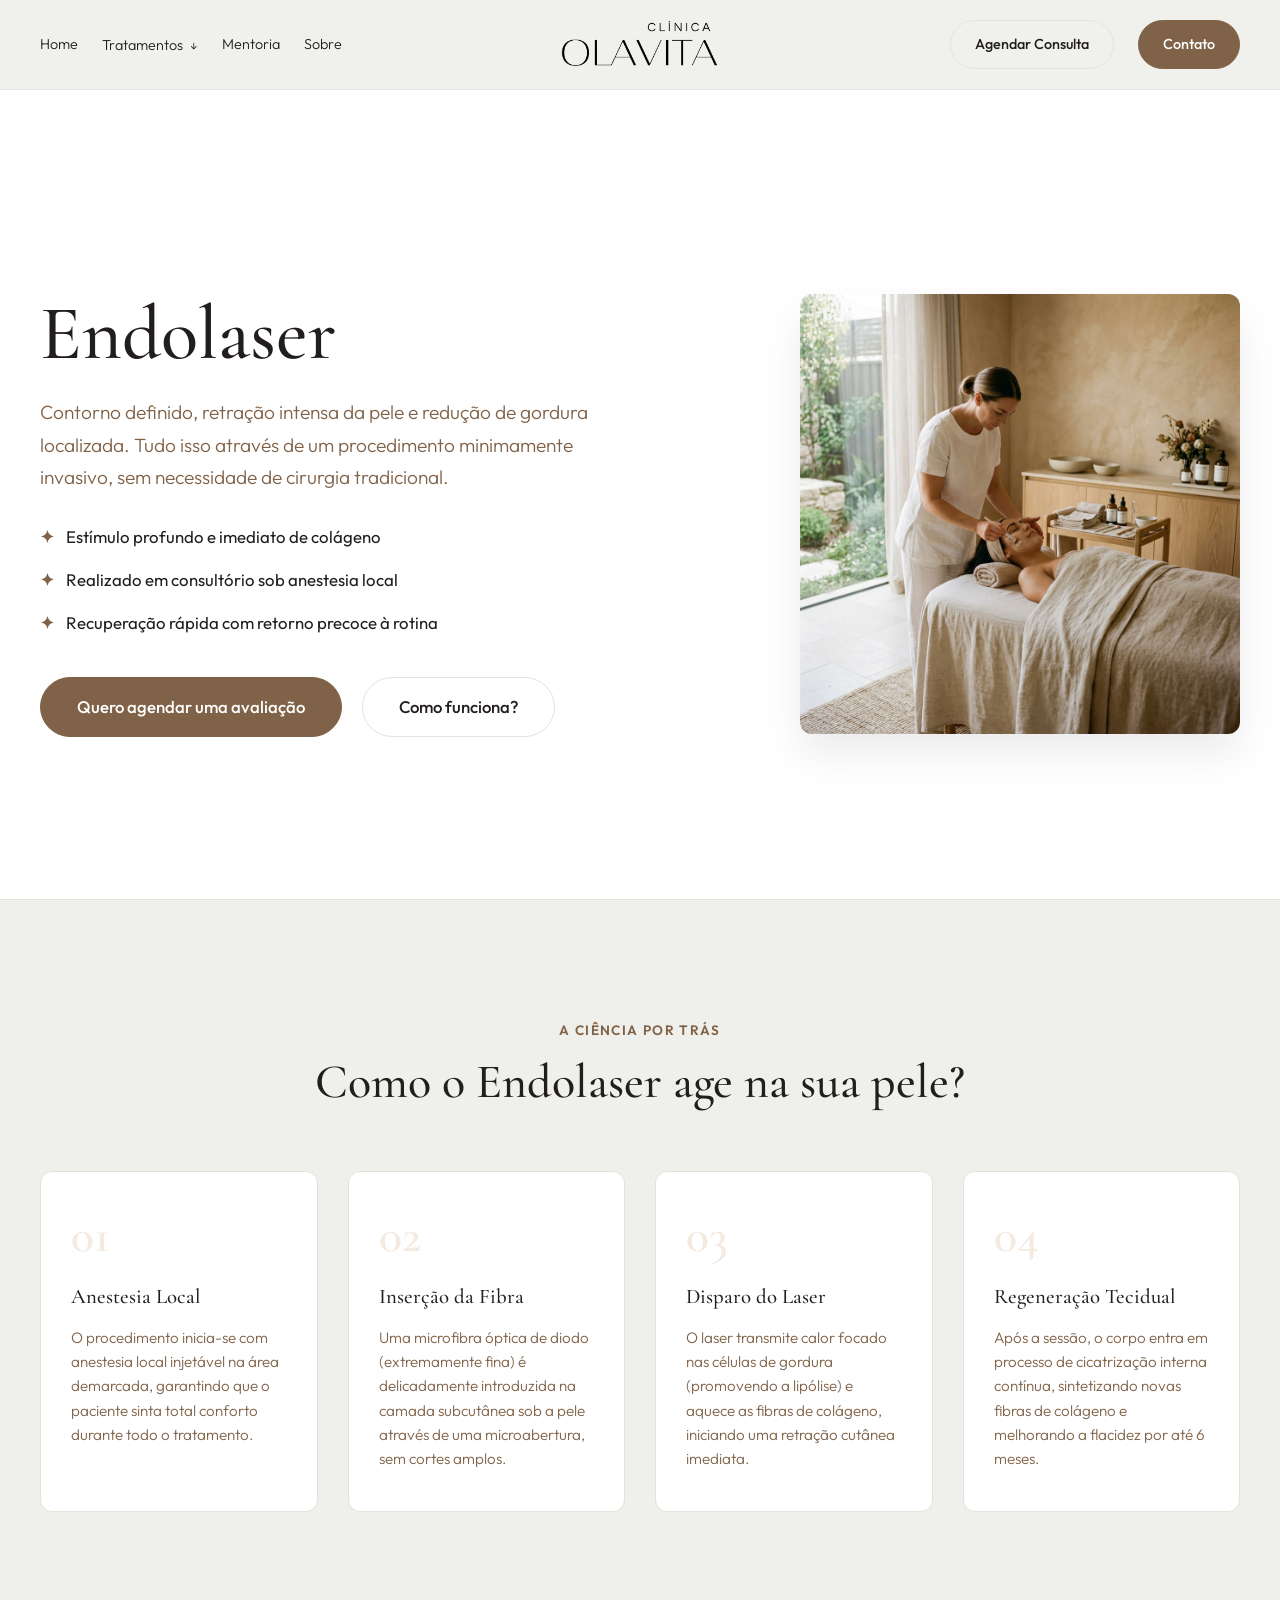
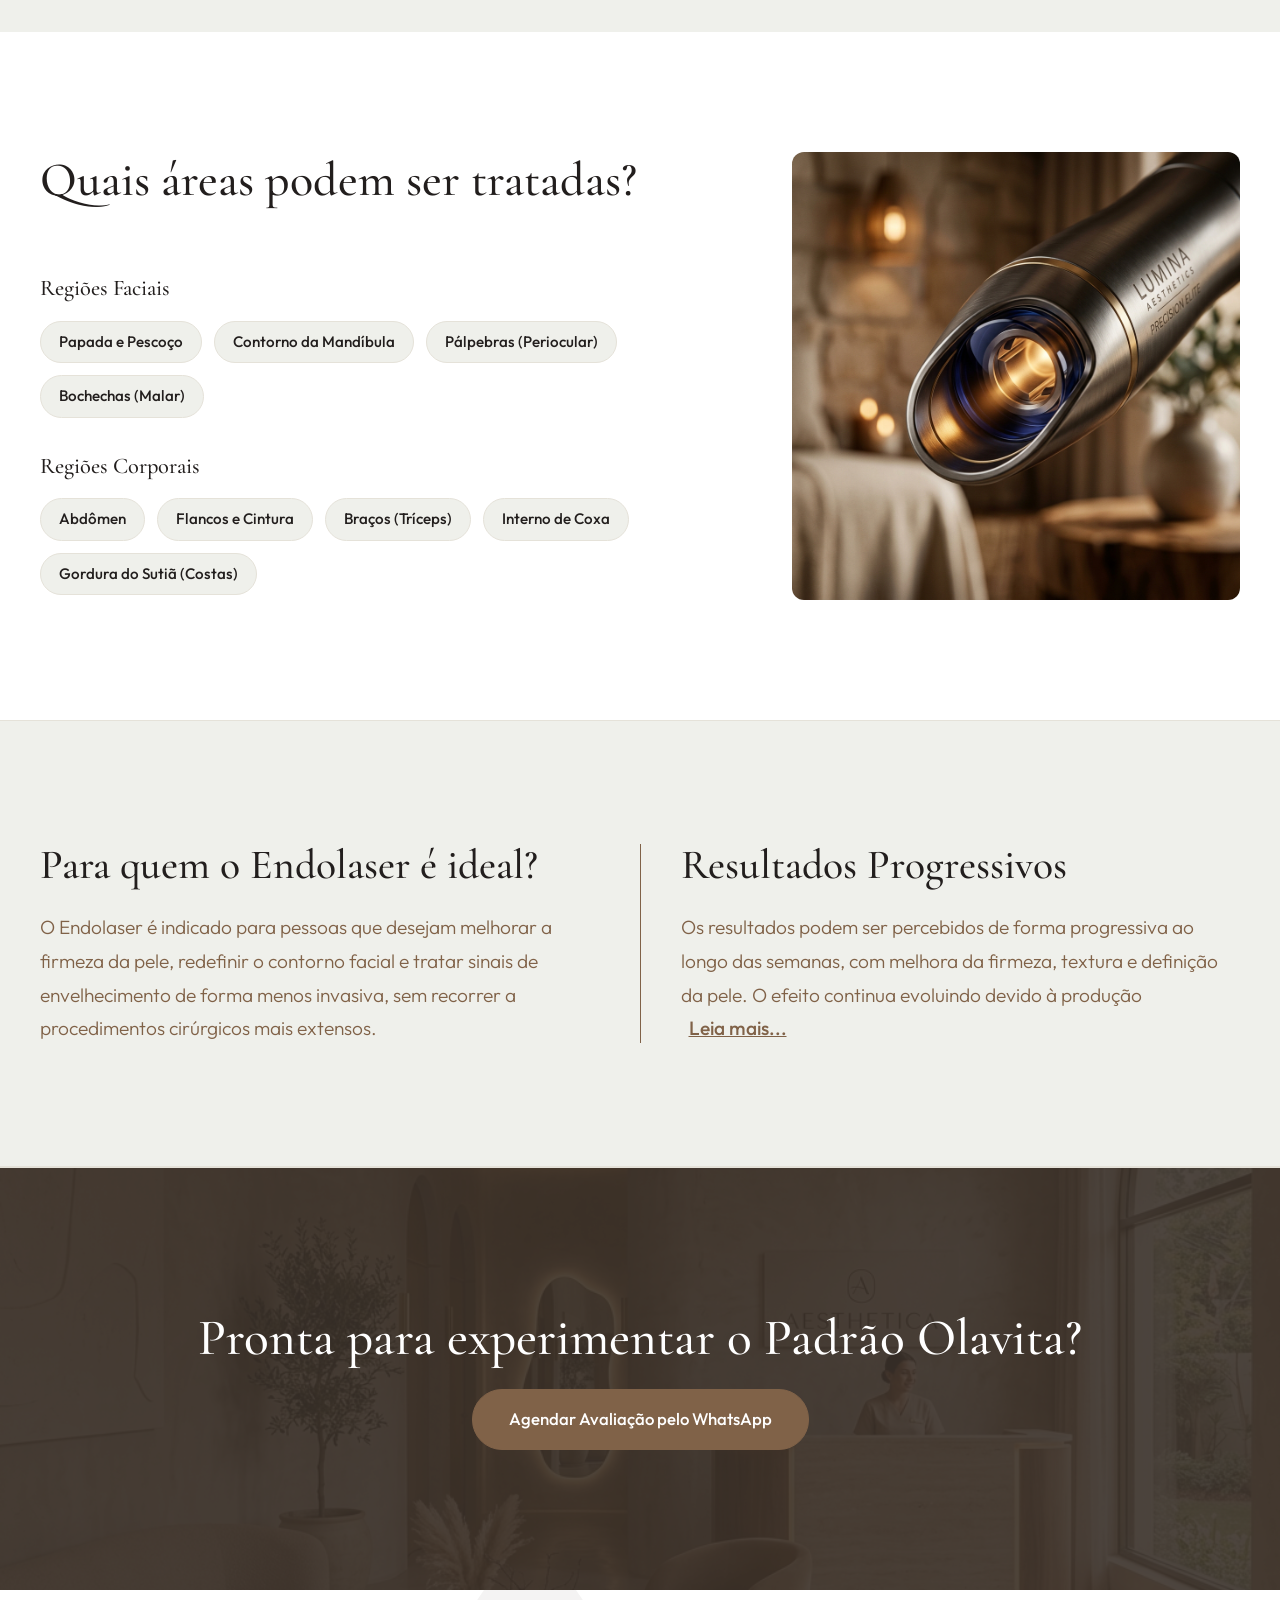
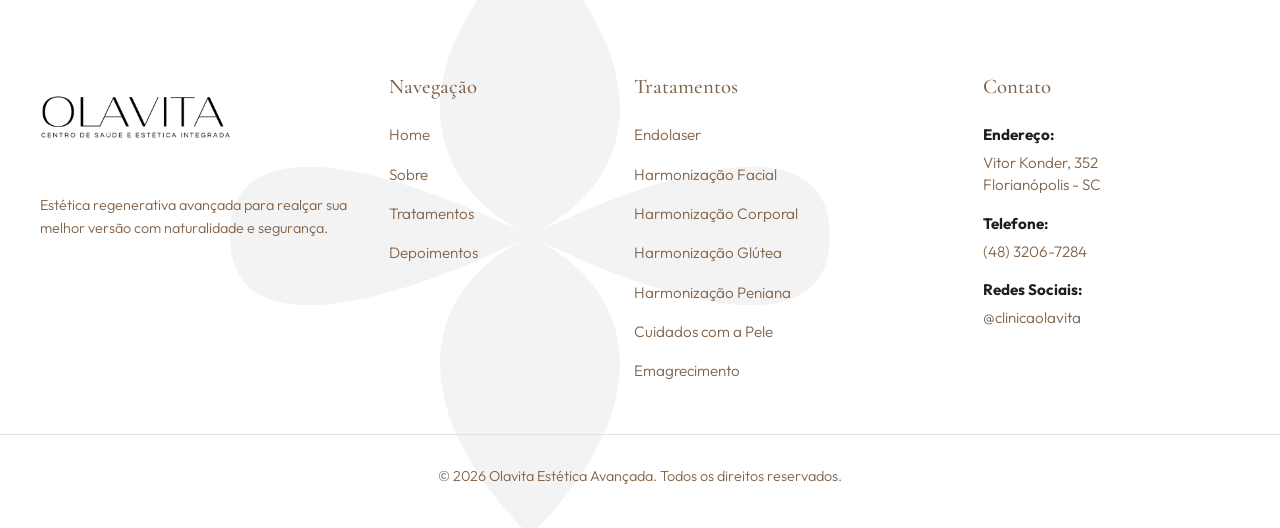
<file: endolaser.html>
<!DOCTYPE html>
<html lang="pt-BR">
<head>
    <meta charset="UTF-8">
    <meta name="viewport" content="width=device-width, initial-scale=1.0">
    <title>Endolaser - Olavita Estética Regenerativa</title>
    <meta name="description" content="Saiba tudo sobre o Endolaser: tecnologia a laser de diodo minimamente invasiva para retração de pele, estímulo de colágeno e redução de gordura localizada.">
    <link rel="preconnect" href="https://fonts.googleapis.com">
    <link rel="preconnect" href="https://fonts.gstatic.com" crossorigin>
    <link href="https://fonts.googleapis.com/css2?family=Cormorant+Garamond:wght@400;500;600&family=Outfit:wght@300;400;500;600&display=swap" rel="stylesheet">
    <link rel="stylesheet" href="style.css">
    <link rel="icon" type="image/png" href="Favicon.png?v=3">
    <link rel="icon" type="image/svg+xml" href="Favicon.svg?v=3">
</head>
<body class="lp-endolaser-page">

    <nav class="navbar">
        <div class="nav-container">
            <div class="nav-left">
                <a href="index.html#hero" class="nav-link">Home</a>
                <div class="dropdown">
                    <a href="index.html#tratamentos" class="nav-link dropdown-toggle">Tratamentos <span class="arrow">↓</span></a>
                    <div class="dropdown-menu">
                        <a href="endolaser.html">Endolaser</a>
                        <a href="harmonizacao-facial.html">Harmonização Facial</a>
                        <a href="harmonizacao-corporal.html">Harmonização Corporal</a>
                        <a href="harmonizacao-glutea.html">Harmonização Glútea</a>
                        <a href="harmonizacao-peniana.html">Harmonização Peniana</a>
                        <a href="cuidados-pele.html">Cuidados com a Pele</a>
                        <a href="index.html#tratamentos">Emagrecimento</a>
                    </div>
                </div>
                <a href="mentoria.html" class="nav-link">Mentoria</a>
                <a href="index.html#apresentacao" class="nav-link">Sobre</a>
            </div>
            
            <a href="index.html#hero" class="brand">
                <img src="OLAVITA.pnginsta.png" alt="Olavita Logo" class="header-logo">
            </a>
            
            <div class="nav-right">
                <a href="index.html#agende" class="btn btn-outline">Agendar Consulta</a>
                <a href="index.html#agende" class="btn btn-primary">Contato</a>
            </div>

            <!-- Hamburger Button for Mobile -->
            <button class="hamburger-menu-btn" aria-label="Menu">
                <span class="hamburger-line"></span>
                <span class="hamburger-line"></span>
                <span class="hamburger-line"></span>
            </button>
        </div>

        <!-- Mobile Drawer Navigation -->
        <div class="mobile-drawer">
            <div class="mobile-drawer-content">
                <a href="index.html#hero" class="mobile-nav-link">Home</a>
                <div class="mobile-dropdown">
                    <a href="index.html#tratamentos" class="mobile-nav-link mobile-dropdown-toggle">Tratamentos <span class="arrow">↓</span></a>
                    <div class="mobile-dropdown-menu">
                        <a href="endolaser.html">Endolaser</a>
                        <a href="harmonizacao-facial.html">Harmonização Facial</a>
                        <a href="harmonizacao-corporal.html">Harmonização Corporal</a>
                        <a href="harmonizacao-glutea.html">Harmonização Glútea</a>
                        <a href="harmonizacao-peniana.html">Harmonização Peniana</a>
                        <a href="cuidados-pele.html">Cuidados com a Pele</a>
                        <a href="index.html#tratamentos">Emagrecimento</a>
                    </div>
                </div>
                <a href="mentoria.html" class="mobile-nav-link">Mentoria</a>
                <a href="index.html#apresentacao" class="mobile-nav-link">Sobre</a>
                <a href="index.html#agende" class="btn btn-primary mobile-cta">Agendar Consulta</a>
            </div>
        </div>
    </nav>

    <main>
        <!-- LP HERO -->
        <section class="lp-hero">
            <div class="lp-hero-container">
                <div class="lp-hero-content">
                    <h1 class="lp-hero-title">Endolaser</h1>
                    <p class="lp-hero-lead">
                        Contorno definido, retração intensa da pele e redução de gordura localizada. Tudo isso através de um procedimento minimamente invasivo, sem necessidade de cirurgia tradicional.
                    </p>
                    
                    <div class="lp-hero-bullets">
                        <div class="lp-bullet-item">
                            <span class="bullet-icon">✦</span>
                            <span>Estímulo profundo e imediato de colágeno</span>
                        </div>
                        <div class="lp-bullet-item">
                            <span class="bullet-icon">✦</span>
                            <span>Realizado em consultório sob anestesia local</span>
                        </div>
                        <div class="lp-bullet-item">
                            <span class="bullet-icon">✦</span>
                            <span>Recuperação rápida com retorno precoce à rotina</span>
                        </div>
                    </div>

                    <div class="lp-hero-actions">
                        <a href="https://wa.me/554832067284?text=Ol%C3%A1%2C%20gostaria%20de%20agendar%20uma%20avalia%C3%A7%C3%A3o%20de%20Endolaser." target="_blank" class="btn btn-primary btn-large">Quero agendar uma avaliação</a>
                        <a href="#como-funciona" class="btn btn-outline btn-large">Como funciona?</a>
                    </div>
                </div>
                
                <div class="lp-hero-visual">
                    <div class="lp-visual-frame">
                        <img src="luxury_spa_treatment.png" alt="Tratamento Endolaser Olavita" class="lp-visual-image">
                    </div>
                </div>
            </div>
        </section>

        <!-- COMO FUNCIONA (WORKFLOW) -->
        <section id="como-funciona" class="lp-workflow-section">
            <div class="container">
                <div class="lp-section-header text-center">
                    <span class="lp-section-tag">A Ciência por Trás</span>
                    <h2 class="section-title">Como o Endolaser age na sua pele?</h2>
                </div>

                <div class="lp-workflow-steps">
                    <div class="lp-step-card">
                        <div class="step-num">01</div>
                        <h3>Anestesia Local</h3>
                        <p>O procedimento inicia-se com anestesia local injetável na área demarcada, garantindo que o paciente sinta total conforto durante todo o tratamento.</p>
                    </div>

                    <div class="lp-step-card">
                        <div class="step-num">02</div>
                        <h3>Inserção da Fibra</h3>
                        <p>Uma microfibra óptica de diodo (extremamente fina) é delicadamente introduzida na camada subcutânea sob a pele através de uma microabertura, sem cortes amplos.</p>
                    </div>

                    <div class="lp-step-card">
                        <div class="step-num">03</div>
                        <h3>Disparo do Laser</h3>
                        <p>O laser transmite calor focado nas células de gordura (promovendo a lipólise) e aquece as fibras de colágeno, iniciando uma retração cutânea imediata.</p>
                    </div>

                    <div class="lp-step-card">
                        <div class="step-num">04</div>
                        <h3>Regeneração Tecidual</h3>
                        <p>Após a sessão, o corpo entra em processo de cicatrização interna contínua, sintetizando novas fibras de colágeno e melhorando a flacidez por até 6 meses.</p>
                    </div>
                </div>
            </div>
        </section>

        <!-- ÁREAS DE APLICAÇÃO -->
        <section class="lp-areas-section">
            <div class="container lp-areas-container">
                <div class="lp-areas-content">
                    <h2 class="section-title">Quais áreas podem ser tratadas?</h2>
                    
                    <div class="lp-areas-list">
                        <div class="lp-area-group">
                            <h4>Regiões Faciais</h4>
                            <div class="lp-area-tags">
                                <span class="area-tag">Papada e Pescoço</span>
                                <span class="area-tag">Contorno da Mandíbula</span>
                                <span class="area-tag">Pálpebras (Periocular)</span>
                                <span class="area-tag">Bochechas (Malar)</span>
                            </div>
                        </div>

                        <div class="lp-area-group">
                            <h4>Regiões Corporais</h4>
                            <div class="lp-area-tags">
                                <span class="area-tag">Abdômen</span>
                                <span class="area-tag">Flancos e Cintura</span>
                                <span class="area-tag">Braços (Tríceps)</span>
                                <span class="area-tag">Interno de Coxa</span>
                                <span class="area-tag">Gordura do Sutiã (Costas)</span>
                            </div>
                        </div>
                    </div>
                </div>

                <div class="lp-areas-visual">
                    <div class="lp-device-card">
                        <img src="endolaser_device.png" alt="Aparelho Endolaser" class="lp-device-image">
                    </div>
                </div>
            </div>
        </section>

        <!-- CRITÉRIO CLÍNICO -->
        <section class="lp-clinical-section">
            <div class="container lp-clinical-grid">
                <div class="clinical-col">
                    <h2 class="clinical-col-title">Para quem o Endolaser é ideal?</h2>
                    <p class="clinical-col-text">
                        O Endolaser é indicado para pessoas que desejam melhorar a firmeza da pele, redefinir o contorno facial e tratar sinais de envelhecimento de forma menos invasiva, sem recorrer a procedimentos cirúrgicos mais extensos.
                    </p>
                </div>
                <div class="clinical-divider"></div>
                <div class="clinical-col">
                    <h2 class="clinical-col-title">Resultados Progressivos</h2>
                    <p class="clinical-col-text">
                        Os resultados podem ser percebidos de forma progressiva ao longo das semanas, com melhora da firmeza, textura e definição da pele. O efeito continua evoluindo devido à produção <span class="read-more-text">contínua de colágeno induzida pelo aquecimento subcutâneo do laser de diodo nas camadas profundas do tecido adiposo e dérmico.</span><button class="btn-read-more">Leia mais...</button>
                    </p>
                </div>
            </div>
        </section>

        <!-- CTA FINAL -->
        <section class="lp-final-cta-section">
            <div class="container text-center">
                <h2 class="section-title">Pronta para experimentar o Padrão Olavita?</h2>
                <a href="https://wa.me/554832067284?text=Ol%C3%A1%2C%20gostaria%20de%20agendar%20uma%20avalia%C3%A7%C3%A3o%20de%20Endolaser%20na%20Olavita." target="_blank" class="btn btn-primary btn-large">Agendar Avaliação pelo WhatsApp</a>
            </div>
        </section>
    </main>

    <footer class="footer">
        <div class="container footer-grid">
            <div class="footer-col footer-brand-col">
                <a href="index.html#hero"><img src="OLAVITA.png" alt="Olavita Logo" class="footer-logo"></a>
                <p class="footer-desc">Estética regenerativa avançada para realçar sua melhor versão com naturalidade e segurança.</p>
            </div>
            <div class="footer-col">
                <h4>Navegação</h4>
                <a href="index.html#hero">Home</a>
                <a href="index.html#apresentacao">Sobre</a>
                <a href="index.html#tratamentos">Tratamentos</a>
                <a href="index.html#depoimentos">Depoimentos</a>
            </div>
            <div class="footer-col">
                <h4>Tratamentos</h4>
                <a href="endolaser.html">Endolaser</a>
                <a href="harmonizacao-facial.html">Harmonização Facial</a>
                <a href="harmonizacao-corporal.html">Harmonização Corporal</a>
                <a href="harmonizacao-glutea.html">Harmonização Glútea</a>
                <a href="harmonizacao-peniana.html">Harmonização Peniana</a>
                <a href="cuidados-pele.html">Cuidados com a Pele</a>
                <a href="index.html#tratamentos">Emagrecimento</a>
            </div>
            <div class="footer-col">
                <h4>Contato</h4>
                <div class="footer-contact-item">
                    <strong>Endereço:</strong>
                    <p>Vitor Konder, 352<br>Florianópolis - SC</p>
                </div>
                <div class="footer-contact-item">
                    <strong>Telefone:</strong>
                    <p><a href="https://wa.me/554832067284" target="_blank">(48) 3206-7284</a></p>
                </div>
                <div class="footer-contact-item">
                    <strong>Redes Sociais:</strong>
                    <p><a href="https://instagram.com/clinicaolavita" target="_blank">@clinicaolavita</a></p>
                </div>
            </div>
        </div>
        <div class="container footer-bottom">
            <p>&copy; 2026 Olavita Estética Avançada. Todos os direitos reservados.</p>
        </div>
    </footer>

    <script>
        document.addEventListener('DOMContentLoaded', () => {
            // Simple Accordion Interaction for LP FAQ
            const faqItems = document.querySelectorAll('.lp-faq-item');
            faqItems.forEach(item => {
                const question = item.querySelector('.faq-question');
                question.addEventListener('click', () => {
                    faqItems.forEach(otherItem => {
                        if (otherItem !== item) {
                            otherItem.classList.remove('active');
                        }
                    });
                    item.classList.toggle('active');
                });
            });

            // Smooth scrolling
            document.querySelectorAll('a[href^="#"]').forEach(anchor => {
                anchor.addEventListener('click', function (e) {
                    const targetId = this.getAttribute('href');
                    if(targetId === '#') return;
                    
                    const targetElement = document.querySelector(targetId);
                    if (targetElement) {
                        e.preventDefault();
                        targetElement.scrollIntoView({
                            behavior: 'smooth',
                            block: 'start'
                        });
                    }
                });
            });

            // Read More Toggle
            const readMoreBtn = document.querySelector('.btn-read-more');
            const readMoreText = document.querySelector('.read-more-text');
            if (readMoreBtn && readMoreText) {
                readMoreBtn.addEventListener('click', () => {
                    if (readMoreText.style.display === 'none' || readMoreText.style.display === '') {
                        readMoreText.style.display = 'inline';
                        readMoreBtn.textContent = ' Leia menos';
                    } else {
                        readMoreText.style.display = 'none';
                        readMoreBtn.textContent = ' Leia mais...';
                    }
                });
            }

            // Mobile Drawer Toggle
            const hamburgerBtn = document.querySelector('.hamburger-menu-btn');
            const mobileDrawer = document.querySelector('.mobile-drawer');

            if (hamburgerBtn && mobileDrawer) {
                hamburgerBtn.addEventListener('click', () => {
                    hamburgerBtn.classList.toggle('active');
                    mobileDrawer.classList.toggle('active');
                    document.body.classList.toggle('no-scroll');
                });

                mobileDrawer.querySelectorAll('a').forEach(link => {
                    link.addEventListener('click', () => {
                        hamburgerBtn.classList.remove('active');
                        mobileDrawer.classList.remove('active');
                        document.body.classList.remove('no-scroll');
                    });
                });
            }
        });
    </script>
</body>
</html>
</file>
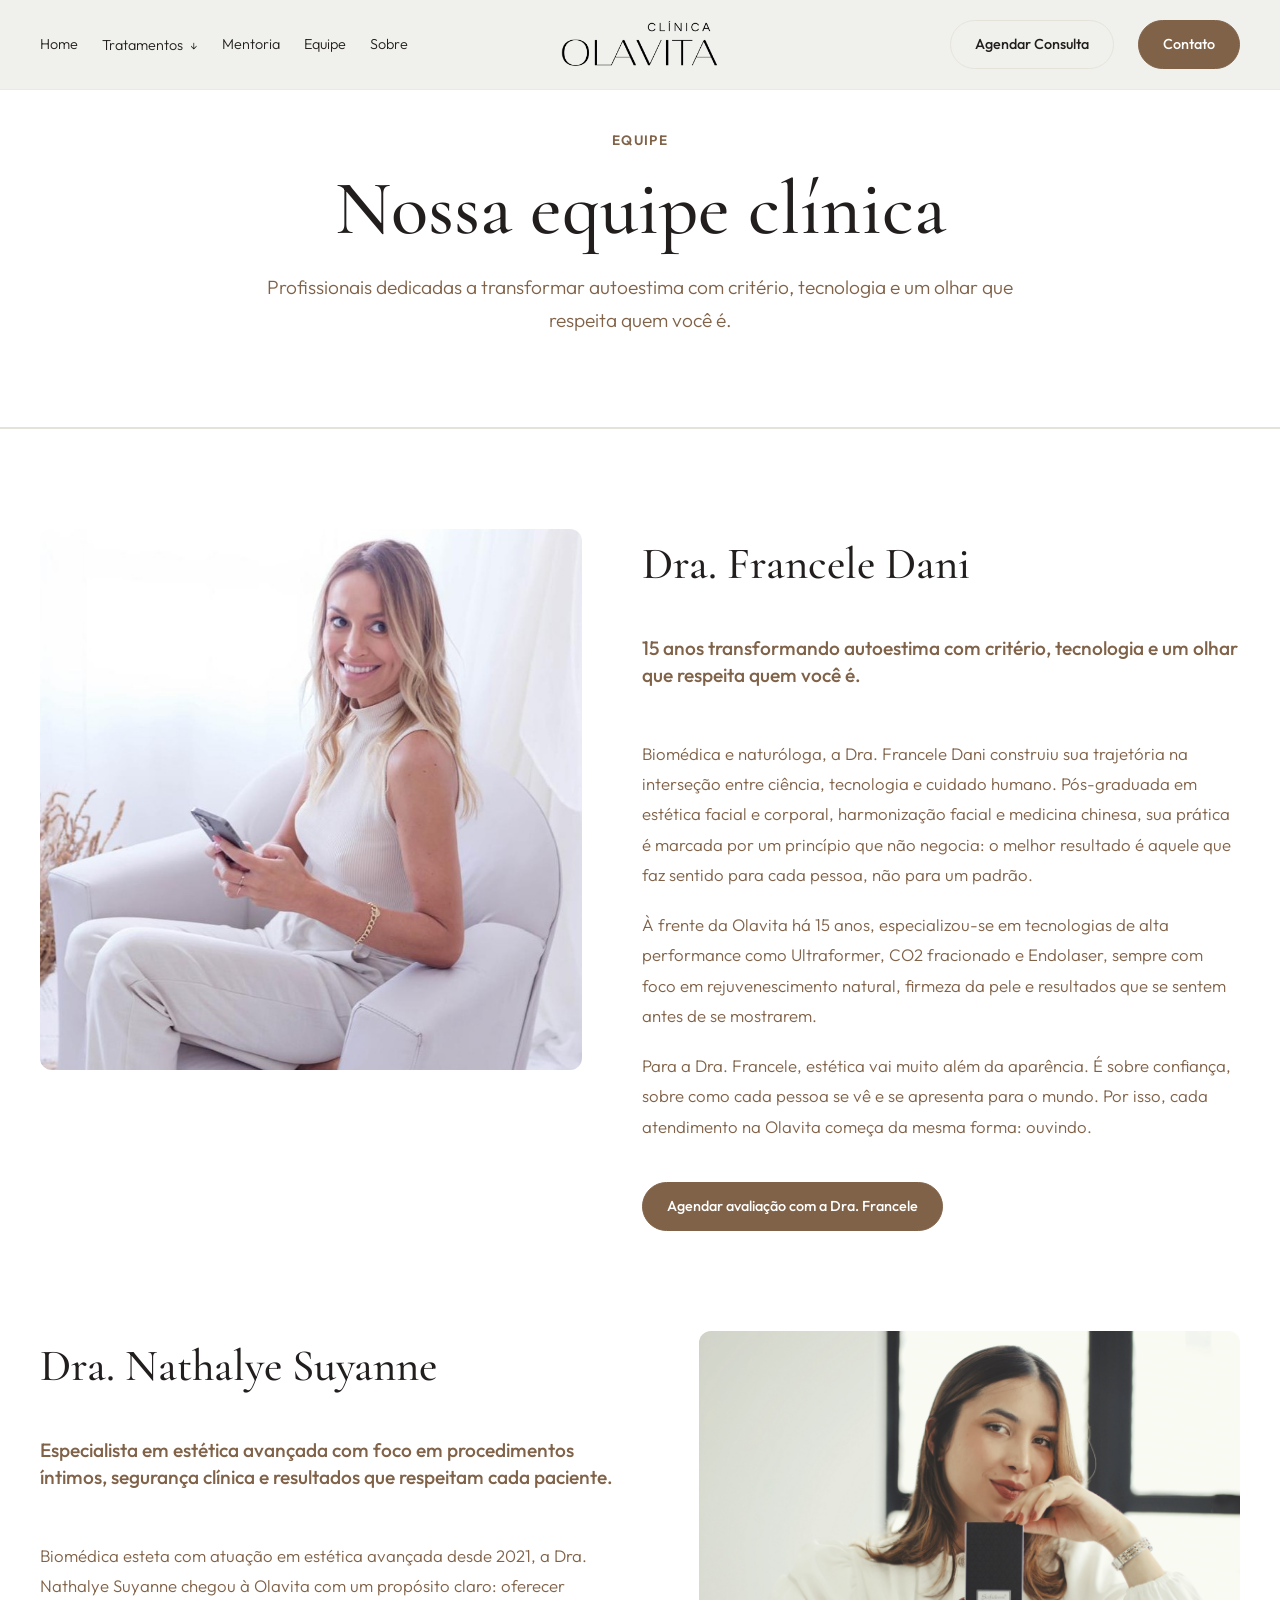
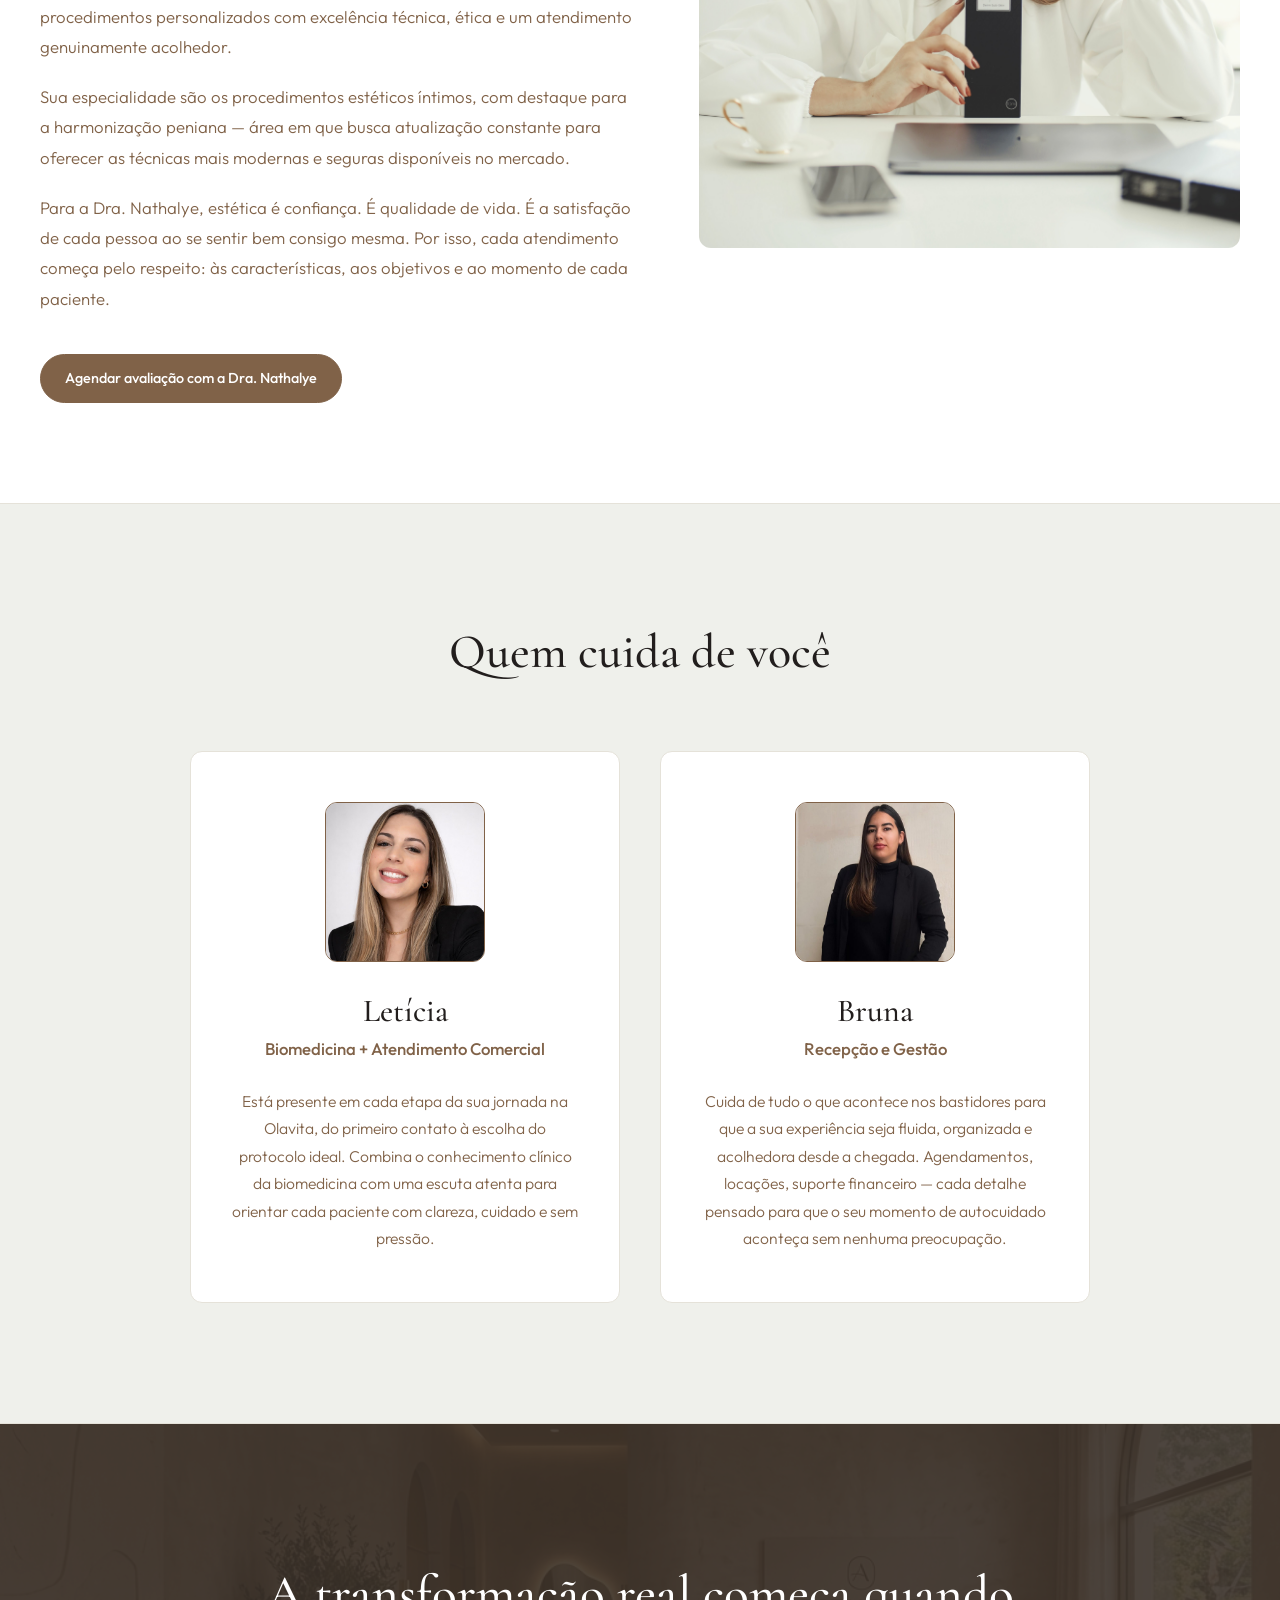
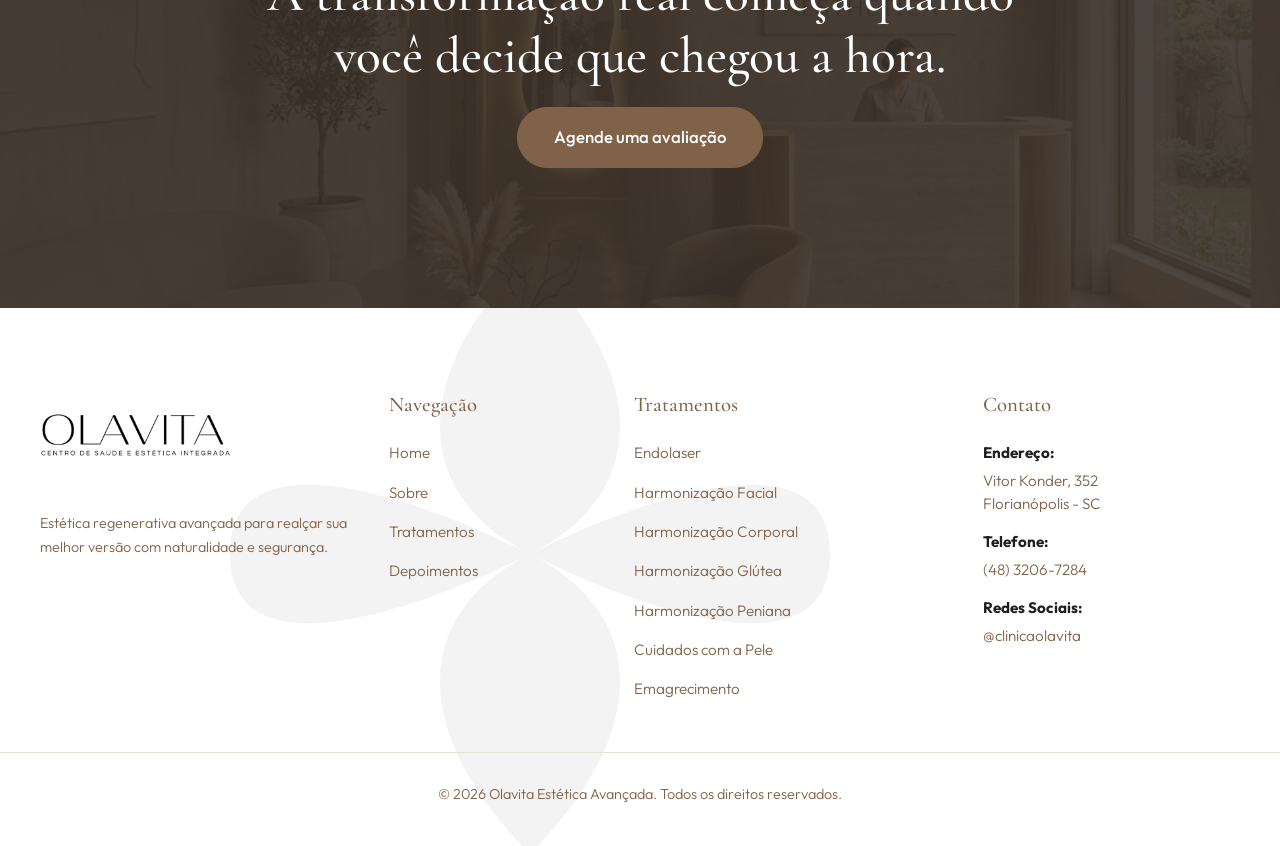
<file: equipe.html>
<!DOCTYPE html>
<html lang="pt-BR">
<head>
    <meta charset="UTF-8">
    <meta name="viewport" content="width=device-width, initial-scale=1.0">
    <title>Equipe - Olavita Estética Avançada</title>
    <meta name="description" content="Conheça a equipe clínica e de suporte da Olavita. Profissionais dedicadas a transformar autoestima com critério e tecnologia.">
    <link rel="preconnect" href="https://fonts.googleapis.com">
    <link rel="preconnect" href="https://fonts.gstatic.com" crossorigin>
    <link href="https://fonts.googleapis.com/css2?family=Cormorant+Garamond:wght@400;500;600&family=Outfit:wght@300;400;500;600&display=swap" rel="stylesheet">
    <link rel="stylesheet" href="style.css">
    <link rel="icon" type="image/png" href="Favicon.png?v=3">
    <link rel="icon" type="image/svg+xml" href="Favicon.svg?v=3">
</head>
<body class="lp-equipe-page">

    <nav class="navbar">
        <div class="nav-container">
            <div class="nav-left">
                <a href="index.html#hero" class="nav-link">Home</a>
                <div class="dropdown">
                    <a href="index.html#tratamentos" class="nav-link dropdown-toggle">Tratamentos <span class="arrow">↓</span></a>
                    <div class="dropdown-menu">
                        <a href="endolaser.html">Endolaser</a>
                        <a href="harmonizacao-facial.html">Harmonização Facial</a>
                        <a href="harmonizacao-corporal.html">Harmonização Corporal</a>
                        <a href="harmonizacao-glutea.html">Harmonização Glútea</a>
                        <a href="harmonizacao-peniana.html">Harmonização Peniana</a>
                        <a href="cuidados-pele.html">Cuidados com a Pele</a>
                        <a href="index.html#tratamentos">Emagrecimento</a>
                    </div>
                </div>
                <a href="mentoria.html" class="nav-link">Mentoria</a>
                <a href="equipe.html" class="nav-link">Equipe</a>
                <a href="index.html#apresentacao" class="nav-link">Sobre</a>
            </div>
            
            <a href="index.html#hero" class="brand">
                <img src="OLAVITA.pnginsta.png" alt="Olavita Logo" class="header-logo">
            </a>
            
            <div class="nav-right">
                <a href="https://wa.me/554832067284?text=Ol%C3%A1%2C%20gostaria%20de%20agendar%20uma%20avalia%C3%A7%C3%A3o%20na%20Olavita." target="_blank" class="btn btn-outline">Agendar Consulta</a>
                <a href="index.html#agende" class="btn btn-primary">Contato</a>
            </div>

            <button class="hamburger-menu-btn" aria-label="Menu">
                <span class="hamburger-line"></span>
                <span class="hamburger-line"></span>
                <span class="hamburger-line"></span>
            </button>
        </div>

        <div class="mobile-drawer">
            <div class="mobile-drawer-content">
                <a href="index.html#hero" class="mobile-nav-link">Home</a>
                <div class="mobile-dropdown">
                    <a href="index.html#tratamentos" class="mobile-nav-link mobile-dropdown-toggle">Tratamentos <span class="arrow">↓</span></a>
                    <div class="mobile-dropdown-menu">
                        <a href="endolaser.html">Endolaser</a>
                        <a href="harmonizacao-facial.html">Harmonização Facial</a>
                        <a href="harmonizacao-corporal.html">Harmonização Corporal</a>
                        <a href="harmonizacao-glutea.html">Harmonização Glútea</a>
                        <a href="harmonizacao-peniana.html">Harmonização Peniana</a>
                        <a href="cuidados-pele.html">Cuidados com a Pele</a>
                        <a href="index.html#tratamentos">Emagrecimento</a>
                    </div>
                </div>
                <a href="mentoria.html" class="mobile-nav-link">Mentoria</a>
                <a href="equipe.html" class="mobile-nav-link">Equipe</a>
                <a href="index.html#apresentacao" class="mobile-nav-link">Sobre</a>
                <a href="https://wa.me/554832067284?text=Ol%C3%A1%2C%20gostaria%20de%20agendar%20uma%20avalia%C3%A7%C3%A3o%20na%20Olavita." target="_blank" class="btn btn-primary mobile-cta">Agendar Consulta</a>
            </div>
        </div>
    </nav>

    <main>
        <!-- LP HERO -->
        <section class="lp-hero" style="min-height: 40vh; padding-bottom: 60px;">
            <div class="lp-hero-container" style="grid-template-columns: 1fr; text-align: center;">
                <div class="lp-hero-content" style="align-items: center;">
                    <span class="lp-section-tag" style="margin-bottom: 15px;">Equipe</span>
                    <h1 class="lp-hero-title">Nossa equipe clínica</h1>
                    <p class="lp-hero-lead" style="max-width: 800px;">
                        Profissionais dedicadas a transformar autoestima com critério, tecnologia e um olhar que respeita quem você é.
                    </p>
                </div>
            </div>
        </section>

        <!-- CLINICAL TEAM -->
        <section class="team-clinical-section" style="padding: 100px 0; background-color: var(--card-bg); border-top: 1px solid var(--border-color); border-bottom: 1px solid var(--border-color);">
            <div class="container">
                
                <!-- Dra. Francele Dani -->
                <div class="lp-about-grid-premium" style="margin-top: 0; margin-bottom: 100px;">
                    <div class="lp-areas-visual">
                        <div class="lp-device-card" style="padding: 0; overflow: hidden; min-height: 500px; display: flex; align-items: center; justify-content: center;">
                            <img src="Francele Dani.jpeg" alt="Dra. Francele Dani" style="width: 100%; height: 100%; object-fit: cover; display: block;">
                        </div>
                    </div>
                    <div class="lp-about-premium-results" style="justify-content: center;">
                        <h2 style="font-family: var(--font-heading); font-size: 2.8rem; color: var(--text-main); font-weight: 500; margin-bottom: 10px;">Dra. Francele Dani</h2>
                        <p style="font-size: 1.2rem; color: var(--accent-color); font-weight: 500; margin-bottom: 25px; line-height: 1.4;">15 anos transformando autoestima com critério, tecnologia e um olhar que respeita quem você é.</p>
                        
                        <div class="lp-about-premium-explanation" style="border-left: none; padding-left: 0;">
                            <p>Biomédica e naturóloga, a Dra. Francele Dani construiu sua trajetória na interseção entre ciência, tecnologia e cuidado humano. Pós-graduada em estética facial e corporal, harmonização facial e medicina chinesa, sua prática é marcada por um princípio que não negocia: o melhor resultado é aquele que faz sentido para cada pessoa, não para um padrão.</p>
                            <p>À frente da Olavita há 15 anos, especializou-se em tecnologias de alta performance como Ultraformer, CO2 fracionado e Endolaser, sempre com foco em rejuvenescimento natural, firmeza da pele e resultados que se sentem antes de se mostrarem.</p>
                            <p>Para a Dra. Francele, estética vai muito além da aparência. É sobre confiança, sobre como cada pessoa se vê e se apresenta para o mundo. Por isso, cada atendimento na Olavita começa da mesma forma: ouvindo.</p>
                        </div>
                        
                        <div style="margin-top: 15px;">
                            <a href="https://wa.me/554832067284?text=Ol%C3%A1%2C%20gostaria%20de%20agendar%20uma%20avalia%C3%A7%C3%A3o%20com%20a%20Dra.%20Francele." target="_blank" class="btn btn-primary">Agendar avaliação com a Dra. Francele</a>
                        </div>
                    </div>
                </div>

                <!-- Dra. Nathalye Suyanne -->
                <div class="lp-about-grid-premium" style="margin-top: 0; direction: rtl;">
                    <div class="lp-areas-visual" style="direction: ltr;">
                        <div class="lp-device-card" style="padding: 0; overflow: hidden; min-height: 500px; display: flex; align-items: center; justify-content: center;">
                            <img src="Nathalye.jpg" alt="Dra. Nathalye Suyanne" style="width: 100%; height: 100%; object-fit: cover; display: block;">
                        </div>
                    </div>
                    <div class="lp-about-premium-results" style="justify-content: center; direction: ltr;">
                        <h2 style="font-family: var(--font-heading); font-size: 2.8rem; color: var(--text-main); font-weight: 500; margin-bottom: 10px;">Dra. Nathalye Suyanne</h2>
                        <p style="font-size: 1.2rem; color: var(--accent-color); font-weight: 500; margin-bottom: 25px; line-height: 1.4;">Especialista em estética avançada com foco em procedimentos íntimos, segurança clínica e resultados que respeitam cada paciente.</p>
                        
                        <div class="lp-about-premium-explanation" style="border-left: none; padding-left: 0;">
                            <p>Biomédica esteta com atuação em estética avançada desde 2021, a Dra. Nathalye Suyanne chegou à Olavita com um propósito claro: oferecer procedimentos personalizados com excelência técnica, ética e um atendimento genuinamente acolhedor.</p>
                            <p>Sua especialidade são os procedimentos estéticos íntimos, com destaque para a harmonização peniana — área em que busca atualização constante para oferecer as técnicas mais modernas e seguras disponíveis no mercado.</p>
                            <p>Para a Dra. Nathalye, estética é confiança. É qualidade de vida. É a satisfação de cada pessoa ao se sentir bem consigo mesma. Por isso, cada atendimento começa pelo respeito: às características, aos objetivos e ao momento de cada paciente.</p>
                        </div>
                        
                        <div style="margin-top: 15px;">
                            <a href="https://wa.me/554832067284?text=Ol%C3%A1%2C%20gostaria%20de%20agendar%20uma%20avalia%C3%A7%C3%A3o%20com%20a%20Dra.%20Nathalye." target="_blank" class="btn btn-primary">Agendar avaliação com a Dra. Nathalye</a>
                        </div>
                    </div>
                </div>
                
            </div>
        </section>

        <!-- SUPPORT TEAM -->
        <section class="team-support-section" style="padding: 120px 0; background-color: var(--bg-color);">
            <div class="container">
                <div class="text-center" style="margin-bottom: 70px;">
                    <h2 class="section-title">Quem cuida de você</h2>
                </div>
                
                <div class="lp-procedures-grid-2" style="margin-top: 0; max-width: 900px;">
                    <!-- Letícia -->
                    <div class="lp-procedure-card-premium" style="align-items: center; text-align: center; padding: 50px 40px;">
                        <div style="width: 160px; height: 160px; border-radius: 12px; background-color: var(--bg-color); border: 0.6px solid var(--accent-color); margin-bottom: 30px; display: flex; align-items: center; justify-content: center; overflow: hidden;">
                            <img src="Leticia.jpeg" alt="Letícia" style="width: 100%; height: 100%; object-fit: cover;">
                        </div>
                        <h3 class="lp-procedure-card-title" style="margin-bottom: 5px;">Letícia</h3>
                        <p class="lp-procedure-card-subtitle" style="margin-bottom: 25px;">Biomedicina + Atendimento Comercial</p>
                        <p class="lp-procedure-card-text" style="margin-bottom: 0;">Está presente em cada etapa da sua jornada na Olavita, do primeiro contato à escolha do protocolo ideal. Combina o conhecimento clínico da biomedicina com uma escuta atenta para orientar cada paciente com clareza, cuidado e sem pressão.</p>
                    </div>

                    <!-- Bruna -->
                    <div class="lp-procedure-card-premium" style="align-items: center; text-align: center; padding: 50px 40px;">
                        <div style="width: 160px; height: 160px; border-radius: 12px; background-color: var(--bg-color); border: 0.6px solid var(--accent-color); margin-bottom: 30px; display: flex; align-items: center; justify-content: center; overflow: hidden;">
                            <img src="Bruna.jpeg" alt="Bruna" style="width: 100%; height: 100%; object-fit: cover;">
                        </div>
                        <h3 class="lp-procedure-card-title" style="margin-bottom: 5px;">Bruna</h3>
                        <p class="lp-procedure-card-subtitle" style="margin-bottom: 25px;">Recepção e Gestão</p>
                        <p class="lp-procedure-card-text" style="margin-bottom: 0;">Cuida de tudo o que acontece nos bastidores para que a sua experiência seja fluida, organizada e acolhedora desde a chegada. Agendamentos, locações, suporte financeiro — cada detalhe pensado para que o seu momento de autocuidado aconteça sem nenhuma preocupação.</p>
                    </div>
                </div>
            </div>
        </section>

        <!-- CTA FINAL -->
        <section class="lp-final-cta-section">
            <div class="container text-center">
                <h2 class="section-title">A transformação real começa quando você decide que chegou a hora.</h2>
                <a href="https://wa.me/554832067284?text=Ol%C3%A1%2C%20gostaria%20de%20agendar%20uma%20avalia%C3%A7%C3%A3o%20na%20Olavita." target="_blank" class="btn btn-primary btn-large">Agende uma avaliação</a>
            </div>
        </section>

    </main>

    <footer class="footer">
        <div class="container footer-grid">
            <div class="footer-col footer-brand-col">
                <a href="index.html#hero"><img src="OLAVITA.png" alt="Olavita Logo" class="footer-logo"></a>
                <p class="footer-desc">Estética regenerativa avançada para realçar sua melhor versão com naturalidade e segurança.</p>
            </div>
            <div class="footer-col">
                <h4>Navegação</h4>
                <a href="index.html#hero">Home</a>
                <a href="index.html#apresentacao">Sobre</a>
                <a href="index.html#tratamentos">Tratamentos</a>
                <a href="index.html#depoimentos">Depoimentos</a>
            </div>
            <div class="footer-col">
                <h4>Tratamentos</h4>
                <a href="endolaser.html">Endolaser</a>
                <a href="harmonizacao-facial.html">Harmonização Facial</a>
                <a href="harmonizacao-corporal.html">Harmonização Corporal</a>
                <a href="harmonizacao-glutea.html">Harmonização Glútea</a>
                <a href="harmonizacao-peniana.html">Harmonização Peniana</a>
                <a href="cuidados-pele.html">Cuidados com a Pele</a>
                <a href="index.html#tratamentos">Emagrecimento</a>
            </div>
            <div class="footer-col">
                <h4>Contato</h4>
                <div class="footer-contact-item">
                    <strong>Endereço:</strong>
                    <p>Vitor Konder, 352<br>Florianópolis - SC</p>
                </div>
                <div class="footer-contact-item">
                    <strong>Telefone:</strong>
                    <p><a href="https://wa.me/554832067284" target="_blank">(48) 3206-7284</a></p>
                </div>
                <div class="footer-contact-item">
                    <strong>Redes Sociais:</strong>
                    <p><a href="https://instagram.com/clinicaolavita" target="_blank">@clinicaolavita</a></p>
                </div>
            </div>
        </div>
        <div class="container footer-bottom">
            <p>&copy; 2026 Olavita Estética Avançada. Todos os direitos reservados.</p>
        </div>
    </footer>

    <script src="script.js"></script>
</body>
</html>
</file>
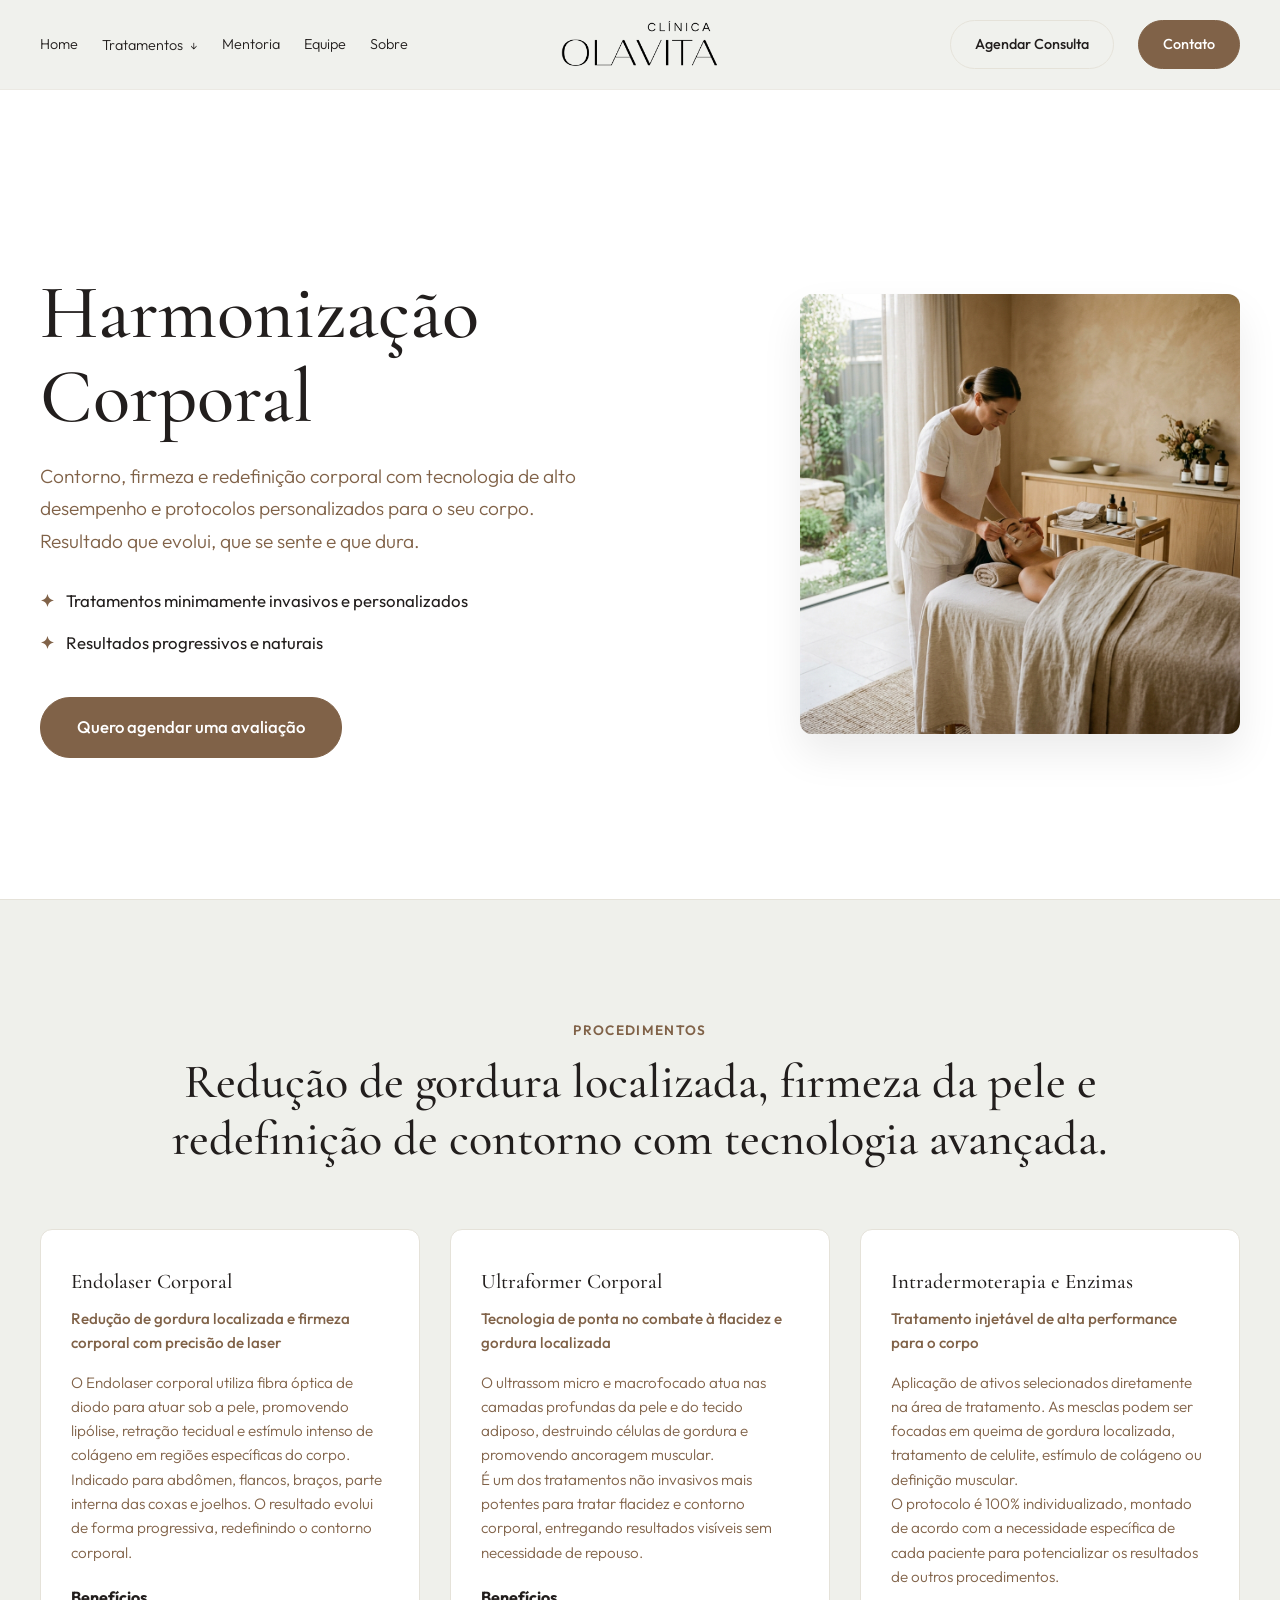
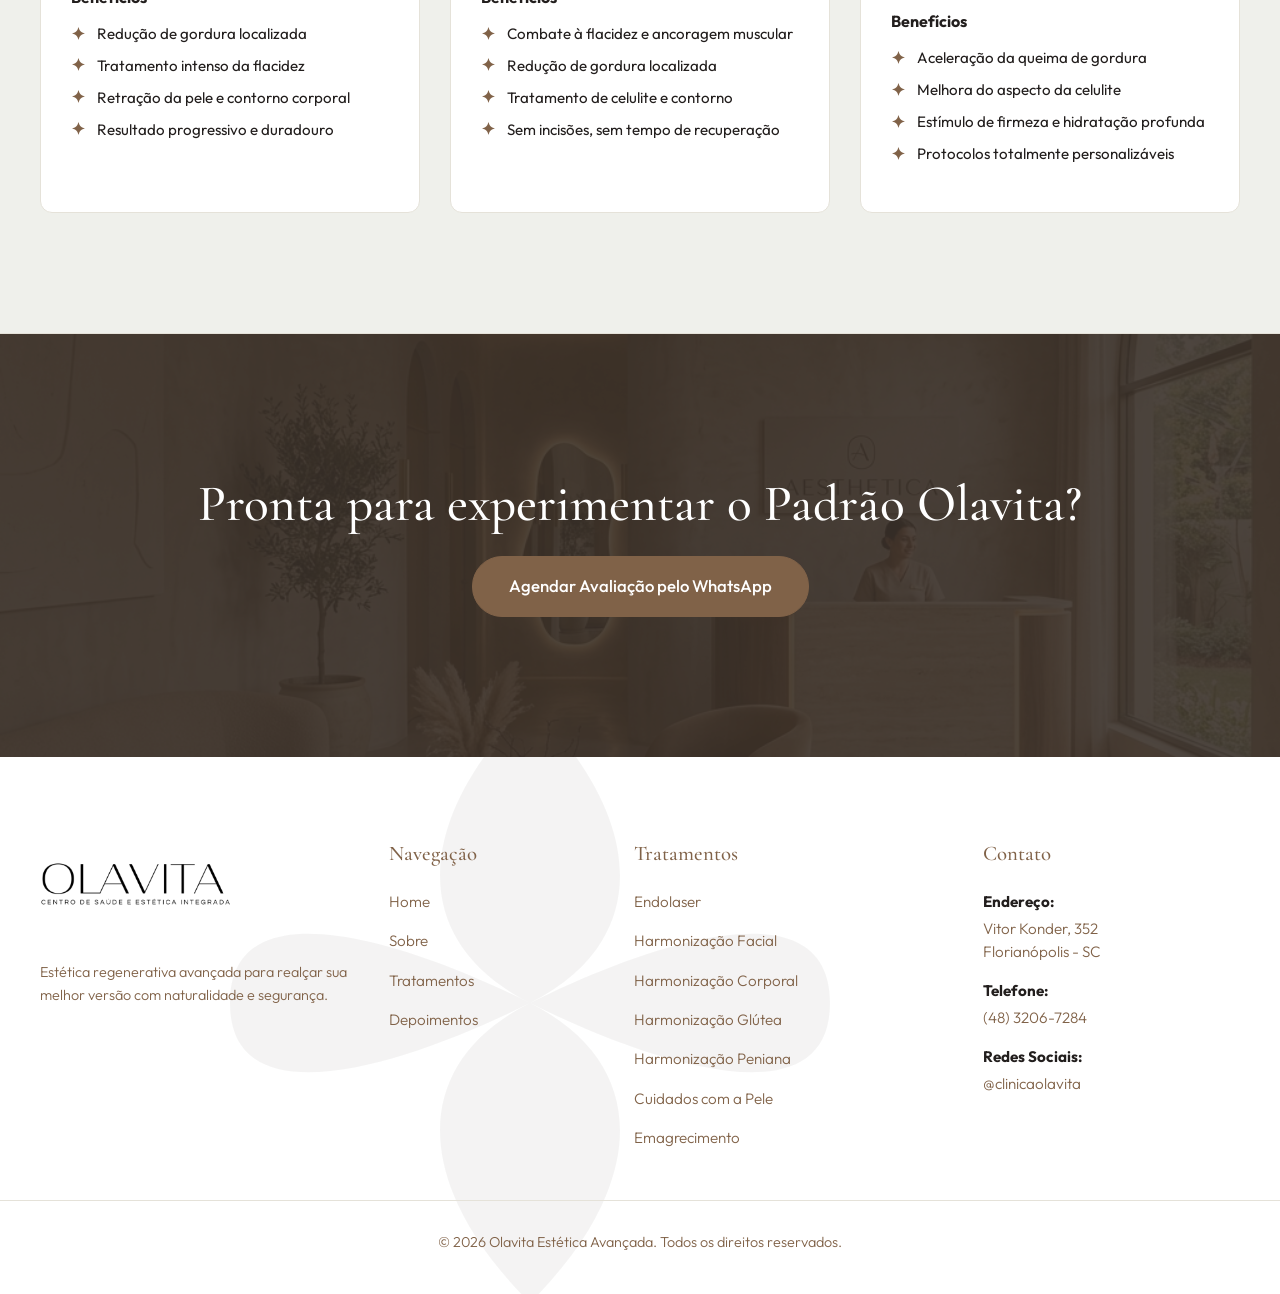
<file: harmonizacao-corporal.html>
<!DOCTYPE html>
<html lang="pt-BR">
<head>
    <meta charset="UTF-8">
    <meta name="viewport" content="width=device-width, initial-scale=1.0">
    <title>Harmonização Corporal - Olavita Estética Regenerativa</title>
    <meta name="description" content="Contorno, firmeza e redefinição corporal com tecnologia de alto desempenho e protocolos personalizados para o seu corpo. Resultado que evolui, que se sente e que dura.">
    <link rel="preconnect" href="https://fonts.googleapis.com">
    <link rel="preconnect" href="https://fonts.gstatic.com" crossorigin>
    <link href="https://fonts.googleapis.com/css2?family=Cormorant+Garamond:wght@400;500;600&family=Outfit:wght@300;400;500;600&display=swap" rel="stylesheet">
    <link rel="stylesheet" href="style.css">
    <link rel="icon" type="image/png" href="Favicon.png?v=3">
    <link rel="icon" type="image/svg+xml" href="Favicon.svg?v=3">
</head>
<body class="lp-endolaser-page">

    <nav class="navbar">
        <div class="nav-container">
            <div class="nav-left">
                <a href="index.html#hero" class="nav-link">Home</a>
                <div class="dropdown">
                    <a href="index.html#tratamentos" class="nav-link dropdown-toggle">Tratamentos <span class="arrow">↓</span></a>
                    <div class="dropdown-menu">
                        <a href="endolaser.html">Endolaser</a>
                        <a href="harmonizacao-facial.html">Harmonização Facial</a>
                        <a href="harmonizacao-corporal.html">Harmonização Corporal</a>
                        <a href="harmonizacao-glutea.html">Harmonização Glútea</a>
                        <a href="harmonizacao-peniana.html">Harmonização Peniana</a>
                        <a href="cuidados-pele.html">Cuidados com a Pele</a>
                        <a href="index.html#tratamentos">Emagrecimento</a>
                    </div>
                </div>
                <a href="mentoria.html" class="nav-link">Mentoria</a>
                <a href="equipe.html" class="nav-link">Equipe</a>
                <a href="index.html#apresentacao" class="nav-link">Sobre</a>
            </div>
            
            <a href="index.html#hero" class="brand">
                <img src="OLAVITA.pnginsta.png" alt="Olavita Logo" class="header-logo">
            </a>
            
            <div class="nav-right">
                <a href="https://wa.me/554832067284?text=Ol%C3%A1%2C%20gostaria%20de%20agendar%20uma%20avalia%C3%A7%C3%A3o%20na%20Olavita." target="_blank" class="btn btn-outline">Agendar Consulta</a>
                <a href="index.html#agende" class="btn btn-primary">Contato</a>
            </div>

            <!-- Hamburger Button for Mobile -->
            <button class="hamburger-menu-btn" aria-label="Menu">
                <span class="hamburger-line"></span>
                <span class="hamburger-line"></span>
                <span class="hamburger-line"></span>
            </button>
        </div>

        <!-- Mobile Drawer Navigation -->
        <div class="mobile-drawer">
            <div class="mobile-drawer-content">
                <a href="index.html#hero" class="mobile-nav-link">Home</a>
                <div class="mobile-dropdown">
                    <a href="index.html#tratamentos" class="mobile-nav-link mobile-dropdown-toggle">Tratamentos <span class="arrow">↓</span></a>
                    <div class="mobile-dropdown-menu">
                        <a href="endolaser.html">Endolaser</a>
                        <a href="harmonizacao-facial.html">Harmonização Facial</a>
                        <a href="harmonizacao-corporal.html">Harmonização Corporal</a>
                        <a href="harmonizacao-glutea.html">Harmonização Glútea</a>
                        <a href="harmonizacao-peniana.html">Harmonização Peniana</a>
                        <a href="cuidados-pele.html">Cuidados com a Pele</a>
                        <a href="index.html#tratamentos">Emagrecimento</a>
                    </div>
                </div>
                <a href="mentoria.html" class="mobile-nav-link">Mentoria</a>
                <a href="equipe.html" class="mobile-nav-link">Equipe</a>
                <a href="index.html#apresentacao" class="mobile-nav-link">Sobre</a>
                <a href="https://wa.me/554832067284?text=Ol%C3%A1%2C%20gostaria%20de%20agendar%20uma%20avalia%C3%A7%C3%A3o%20na%20Olavita." target="_blank" class="btn btn-primary mobile-cta">Agendar Consulta</a>
            </div>
        </div>
    </nav>

    <main>
        <!-- LP HERO -->
        <section class="lp-hero">
            <div class="lp-hero-container">
                <div class="lp-hero-content">
                    <h1 class="lp-hero-title">Harmonização Corporal</h1>
                    <p class="lp-hero-lead">
                        Contorno, firmeza e redefinição corporal com tecnologia de alto desempenho e protocolos personalizados para o seu corpo. Resultado que evolui, que se sente e que dura.
                    </p>
                    
                    <div class="lp-hero-bullets">
                        <div class="lp-bullet-item">
                            <span class="bullet-icon">✦</span>
                            <span>Tratamentos minimamente invasivos e personalizados</span>
                        </div>
                        <div class="lp-bullet-item">
                            <span class="bullet-icon">✦</span>
                            <span>Resultados progressivos e naturais</span>
                        </div>
                    </div>

                    <div class="lp-hero-actions">
                        <a href="https://wa.me/554832067284?text=Ol%C3%A1%2C%20gostaria%20de%20agendar%20uma%20avalia%C3%A7%C3%A3o%20de%20Harmoniza%C3%A7%C3%A3o%20Corporal." target="_blank" class="btn btn-primary btn-large">Quero agendar uma avaliação</a>
                    </div>
                </div>
                
                <div class="lp-hero-visual">
                    <div class="lp-visual-frame">
                        <img src="luxury_spa_treatment.png" alt="Harmonização Corporal Olavita" class="lp-visual-image">
                    </div>
                </div>
            </div>
        </section>

        <!-- PROCEDIMENTOS -->
        <section id="procedimentos" class="lp-workflow-section">
            <div class="container">
                <div class="lp-section-header text-center">
                    <span class="lp-section-tag">Procedimentos</span>
                    <h2 class="section-title">Redução de gordura localizada, firmeza da pele e redefinição de contorno com tecnologia avançada.</h2>
                </div>

                <div class="lp-carousel-container">
                    <button class="lp-carousel-btn prev-btn" aria-label="Anterior">
                        <svg viewBox="0 0 24 24" width="20" height="20" stroke="currentColor" stroke-width="2.5" fill="none" stroke-linecap="round" stroke-linejoin="round"><polyline points="15 18 9 12 15 6"></polyline></svg>
                    </button>
                    
                    <div class="lp-carousel-viewport">
                        <div class="lp-carousel-track">
                            <div class="lp-step-card">
                                <h3 class="lp-step-card-title">Endolaser Corporal</h3>
                                <p style="font-weight: 500; color: var(--accent-color); margin-bottom: 15px;">Redução de gordura localizada e firmeza corporal com precisão de laser</p>
                                <p>O Endolaser corporal utiliza fibra óptica de diodo para atuar sob a pele, promovendo lipólise, retração tecidual e estímulo intenso de colágeno em regiões específicas do corpo.</p>
                                <p>Indicado para abdômen, flancos, braços, parte interna das coxas e joelhos. O resultado evolui de forma progressiva, redefinindo o contorno corporal.</p>
                                
                                <h4 style="margin-top: 20px; margin-bottom: 10px; font-size: 1rem;">Benefícios</h4>
                                <div class="lp-bullet-item" style="margin-bottom: 5px;"><span class="bullet-icon" style="color: var(--accent-color);">✦</span><span style="font-size: 0.9em;">Redução de gordura localizada</span></div>
                                <div class="lp-bullet-item" style="margin-bottom: 5px;"><span class="bullet-icon" style="color: var(--accent-color);">✦</span><span style="font-size: 0.9em;">Tratamento intenso da flacidez</span></div>
                                <div class="lp-bullet-item" style="margin-bottom: 5px;"><span class="bullet-icon" style="color: var(--accent-color);">✦</span><span style="font-size: 0.9em;">Retração da pele e contorno corporal</span></div>
                                <div class="lp-bullet-item" style="margin-bottom: 5px;"><span class="bullet-icon" style="color: var(--accent-color);">✦</span><span style="font-size: 0.9em;">Resultado progressivo e duradouro</span></div>
                            </div>

                            <div class="lp-step-card">
                                <h3 class="lp-step-card-title">Ultraformer Corporal</h3>
                                <p style="font-weight: 500; color: var(--accent-color); margin-bottom: 15px;">Tecnologia de ponta no combate à flacidez e gordura localizada</p>
                                <p>O ultrassom micro e macrofocado atua nas camadas profundas da pele e do tecido adiposo, destruindo células de gordura e promovendo ancoragem muscular.</p>
                                <p>É um dos tratamentos não invasivos mais potentes para tratar flacidez e contorno corporal, entregando resultados visíveis sem necessidade de repouso.</p>
                                
                                <h4 style="margin-top: 20px; margin-bottom: 10px; font-size: 1rem;">Benefícios</h4>
                                <div class="lp-bullet-item" style="margin-bottom: 5px;"><span class="bullet-icon" style="color: var(--accent-color);">✦</span><span style="font-size: 0.9em;">Combate à flacidez e ancoragem muscular</span></div>
                                <div class="lp-bullet-item" style="margin-bottom: 5px;"><span class="bullet-icon" style="color: var(--accent-color);">✦</span><span style="font-size: 0.9em;">Redução de gordura localizada</span></div>
                                <div class="lp-bullet-item" style="margin-bottom: 5px;"><span class="bullet-icon" style="color: var(--accent-color);">✦</span><span style="font-size: 0.9em;">Tratamento de celulite e contorno</span></div>
                                <div class="lp-bullet-item" style="margin-bottom: 5px;"><span class="bullet-icon" style="color: var(--accent-color);">✦</span><span style="font-size: 0.9em;">Sem incisões, sem tempo de recuperação</span></div>
                            </div>

                            <div class="lp-step-card">
                                <h3 class="lp-step-card-title">Intradermoterapia e Enzimas</h3>
                                <p style="font-weight: 500; color: var(--accent-color); margin-bottom: 15px;">Tratamento injetável de alta performance para o corpo</p>
                                <p>Aplicação de ativos selecionados diretamente na área de tratamento. As mesclas podem ser focadas em queima de gordura localizada, tratamento de celulite, estímulo de colágeno ou definição muscular.</p>
                                <p>O protocolo é 100% individualizado, montado de acordo com a necessidade específica de cada paciente para potencializar os resultados de outros procedimentos.</p>
                                
                                <h4 style="margin-top: 20px; margin-bottom: 10px; font-size: 1rem;">Benefícios</h4>
                                <div class="lp-bullet-item" style="margin-bottom: 5px;"><span class="bullet-icon" style="color: var(--accent-color);">✦</span><span style="font-size: 0.9em;">Aceleração da queima de gordura</span></div>
                                <div class="lp-bullet-item" style="margin-bottom: 5px;"><span class="bullet-icon" style="color: var(--accent-color);">✦</span><span style="font-size: 0.9em;">Melhora do aspecto da celulite</span></div>
                                <div class="lp-bullet-item" style="margin-bottom: 5px;"><span class="bullet-icon" style="color: var(--accent-color);">✦</span><span style="font-size: 0.9em;">Estímulo de firmeza e hidratação profunda</span></div>
                                <div class="lp-bullet-item" style="margin-bottom: 5px;"><span class="bullet-icon" style="color: var(--accent-color);">✦</span><span style="font-size: 0.9em;">Protocolos totalmente personalizáveis</span></div>
                            </div>
                        </div>
                    </div>
                    
                    <button class="lp-carousel-btn next-btn" aria-label="Próximo">
                        <svg viewBox="0 0 24 24" width="20" height="20" stroke="currentColor" stroke-width="2.5" fill="none" stroke-linecap="round" stroke-linejoin="round"><polyline points="9 18 15 12 9 6"></polyline></svg>
                    </button>
                </div>
                
                <div class="lp-carousel-dots"></div>
            </div>
        </section>

        <!-- CTA FINAL -->
        <section class="lp-final-cta-section">
            <div class="container text-center">
                <h2 class="section-title">Pronta para experimentar o Padrão Olavita?</h2>
                <a href="https://wa.me/554832067284?text=Ol%C3%A1%2C%20gostaria%20de%20agendar%20uma%20avalia%C3%A7%C3%A3o%20de%20Harmoniza%C3%A7%C3%A3o%20Corporal%20na%20Olavita." target="_blank" class="btn btn-primary btn-large">Agendar Avaliação pelo WhatsApp</a>
            </div>
        </section>
    </main>

    <footer class="footer">
        <div class="container footer-grid">
            <div class="footer-col footer-brand-col">
                <a href="index.html#hero"><img src="OLAVITA.png" alt="Olavita Logo" class="footer-logo"></a>
                <p class="footer-desc">Estética regenerativa avançada para realçar sua melhor versão com naturalidade e segurança.</p>
            </div>
            <div class="footer-col">
                <h4>Navegação</h4>
                <a href="index.html#hero">Home</a>
                <a href="index.html#apresentacao">Sobre</a>
                <a href="index.html#tratamentos">Tratamentos</a>
                <a href="index.html#depoimentos">Depoimentos</a>
            </div>
            <div class="footer-col">
                <h4>Tratamentos</h4>
                <a href="endolaser.html">Endolaser</a>
                <a href="harmonizacao-facial.html">Harmonização Facial</a>
                <a href="harmonizacao-corporal.html">Harmonização Corporal</a>
                <a href="harmonizacao-glutea.html">Harmonização Glútea</a>
                <a href="harmonizacao-peniana.html">Harmonização Peniana</a>
                <a href="cuidados-pele.html">Cuidados com a Pele</a>
                <a href="index.html#tratamentos">Emagrecimento</a>
            </div>
            <div class="footer-col">
                <h4>Contato</h4>
                <div class="footer-contact-item">
                    <strong>Endereço:</strong>
                    <p>Vitor Konder, 352<br>Florianópolis - SC</p>
                </div>
                <div class="footer-contact-item">
                    <strong>Telefone:</strong>
                    <p><a href="https://wa.me/554832067284" target="_blank">(48) 3206-7284</a></p>
                </div>
                <div class="footer-contact-item">
                    <strong>Redes Sociais:</strong>
                    <p><a href="https://instagram.com/clinicaolavita" target="_blank">@clinicaolavita</a></p>
                </div>
            </div>
        </div>
        <div class="container footer-bottom">
            <p>&copy; 2026 Olavita Estética Avançada. Todos os direitos reservados.</p>
        </div>
    </footer>

    <script>
        document.addEventListener('DOMContentLoaded', () => {
            // Smooth scrolling
            document.querySelectorAll('a[href^="#"]').forEach(anchor => {
                anchor.addEventListener('click', function (e) {
                    const targetId = this.getAttribute('href');
                    if(targetId === '#') return;
                    
                    const targetElement = document.querySelector(targetId);
                    if (targetElement) {
                        e.preventDefault();
                        targetElement.scrollIntoView({
                            behavior: 'smooth',
                            block: 'start'
                        });
                    }
                });
            });

            // Mobile Drawer Toggle
            const hamburgerBtn = document.querySelector('.hamburger-menu-btn');
            const mobileDrawer = document.querySelector('.mobile-drawer');

            if (hamburgerBtn && mobileDrawer) {
                hamburgerBtn.addEventListener('click', () => {
                    hamburgerBtn.classList.toggle('active');
                    mobileDrawer.classList.toggle('active');
                    document.body.classList.toggle('no-scroll');
                });

                mobileDrawer.querySelectorAll('a').forEach(link => {
                    link.addEventListener('click', () => {
                        hamburgerBtn.classList.remove('active');
                        mobileDrawer.classList.remove('active');
                        document.body.classList.remove('no-scroll');
                    });
                });
            }

            // Interactive Carousel Logic
            const track = document.querySelector('.lp-carousel-track');
            const cards = Array.from(track.children);
            const nextBtn = document.querySelector('.next-btn');
            const prevBtn = document.querySelector('.prev-btn');
            const dotsContainer = document.querySelector('.lp-carousel-dots');
            
            let currentIndex = 0;
            
            function getCardsVisible() {
                if (window.innerWidth <= 600) return 1;
                if (window.innerWidth <= 992) return 2;
                return 3;
            }
            
            function getMaxIndex() {
                return Math.max(0, cards.length - getCardsVisible());
            }
            
            function createDots() {
                dotsContainer.innerHTML = '';
                const maxIndex = getMaxIndex();
                if (maxIndex <= 0) {
                    dotsContainer.style.display = 'none';
                    nextBtn.style.display = 'none';
                    prevBtn.style.display = 'none';
                    return;
                } else {
                    dotsContainer.style.display = 'flex';
                    nextBtn.style.display = 'flex';
                    prevBtn.style.display = 'flex';
                }
                for (let i = 0; i <= maxIndex; i++) {
                    const dot = document.createElement('span');
                    dot.classList.add('dot');
                    if (i === currentIndex) dot.classList.add('active');
                    dot.dataset.index = i;
                    dotsContainer.appendChild(dot);
                }
            }
            
            function moveToSlide(index) {
                const maxIndex = getMaxIndex();
                if (maxIndex <= 0) {
                    track.style.transform = `translateX(0px)`;
                    return;
                }
                
                if (index < 0) index = 0;
                if (index > maxIndex) index = maxIndex;
                
                currentIndex = index;
                
                const cardWidth = cards[0].getBoundingClientRect().width;
                const gap = parseInt(window.getComputedStyle(track).gap) || 30;
                
                const amountToMove = currentIndex * (cardWidth + gap);
                track.style.transform = `translateX(-${amountToMove}px)`;
                
                const dots = Array.from(dotsContainer.children);
                dots.forEach(dot => dot.classList.remove('active'));
                if (dots[currentIndex]) {
                    dots[currentIndex].classList.add('active');
                }
                
                // Button states
                prevBtn.style.opacity = currentIndex === 0 ? '0.3' : '1';
                prevBtn.style.pointerEvents = currentIndex === 0 ? 'none' : 'auto';
                
                nextBtn.style.opacity = currentIndex === maxIndex ? '0.3' : '1';
                nextBtn.style.pointerEvents = currentIndex === maxIndex ? 'none' : 'auto';
            }
            
            nextBtn.addEventListener('click', () => moveToSlide(currentIndex + 1));
            prevBtn.addEventListener('click', () => moveToSlide(currentIndex - 1));
            
            dotsContainer.addEventListener('click', e => {
                const targetDot = e.target.closest('.dot');
                if (!targetDot) return;
                const targetIndex = parseInt(targetDot.dataset.index);
                moveToSlide(targetIndex);
            });
            
            // Touch Swipe Gestures
            let startX = 0;
            let endX = 0;
            
            track.addEventListener('touchstart', e => {
                startX = e.touches[0].clientX;
            }, { passive: true });
            
            track.addEventListener('touchend', e => {
                endX = e.changedTouches[0].clientX;
                handleSwipe();
            }, { passive: true });
            
            function handleSwipe() {
                const threshold = 50;
                if (startX - endX > threshold) {
                    moveToSlide(currentIndex + 1);
                } else if (endX - startX > threshold) {
                    moveToSlide(currentIndex - 1);
                }
            }
            
            window.addEventListener('resize', () => {
                createDots();
                const maxIndex = getMaxIndex();
                if (currentIndex > maxIndex) {
                    currentIndex = maxIndex;
                }
                moveToSlide(currentIndex);
            });
            
            // Init
            createDots();
            moveToSlide(currentIndex);
        });
    </script>
</body>
</html>
</file>
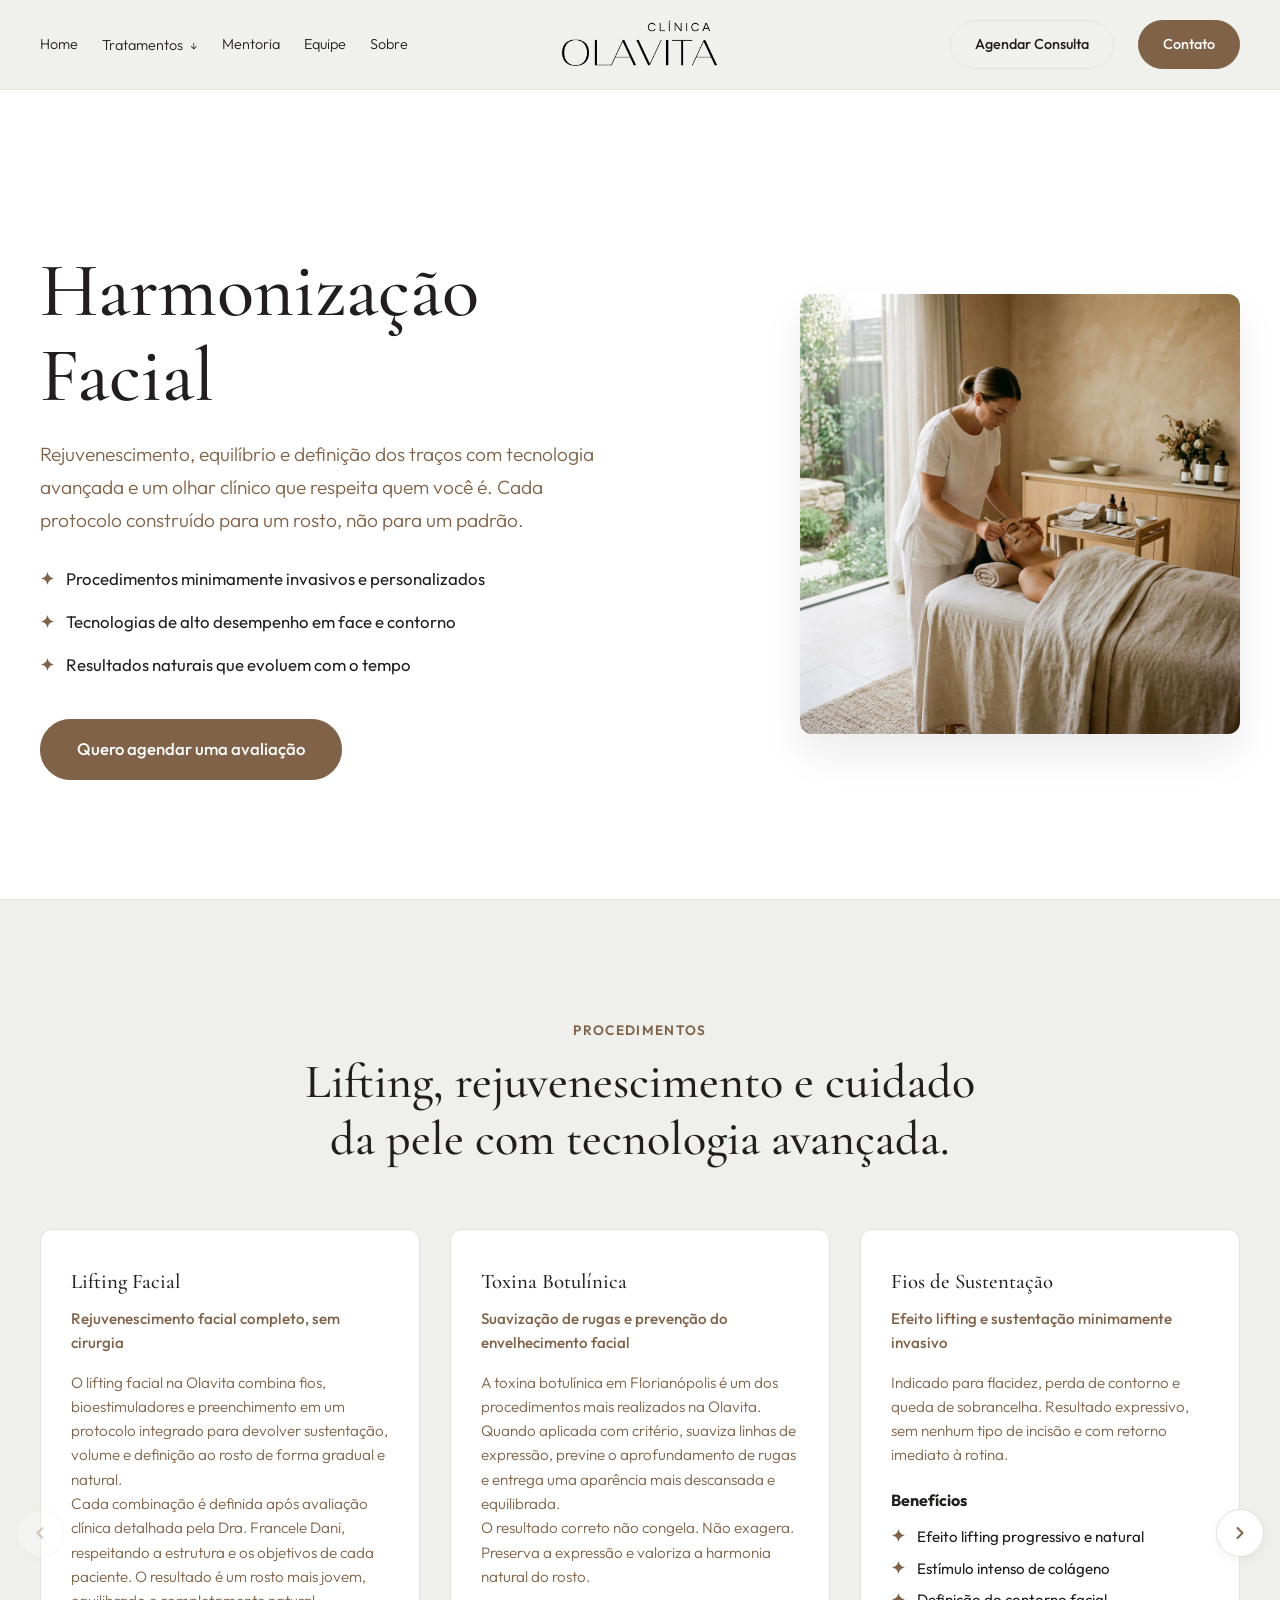
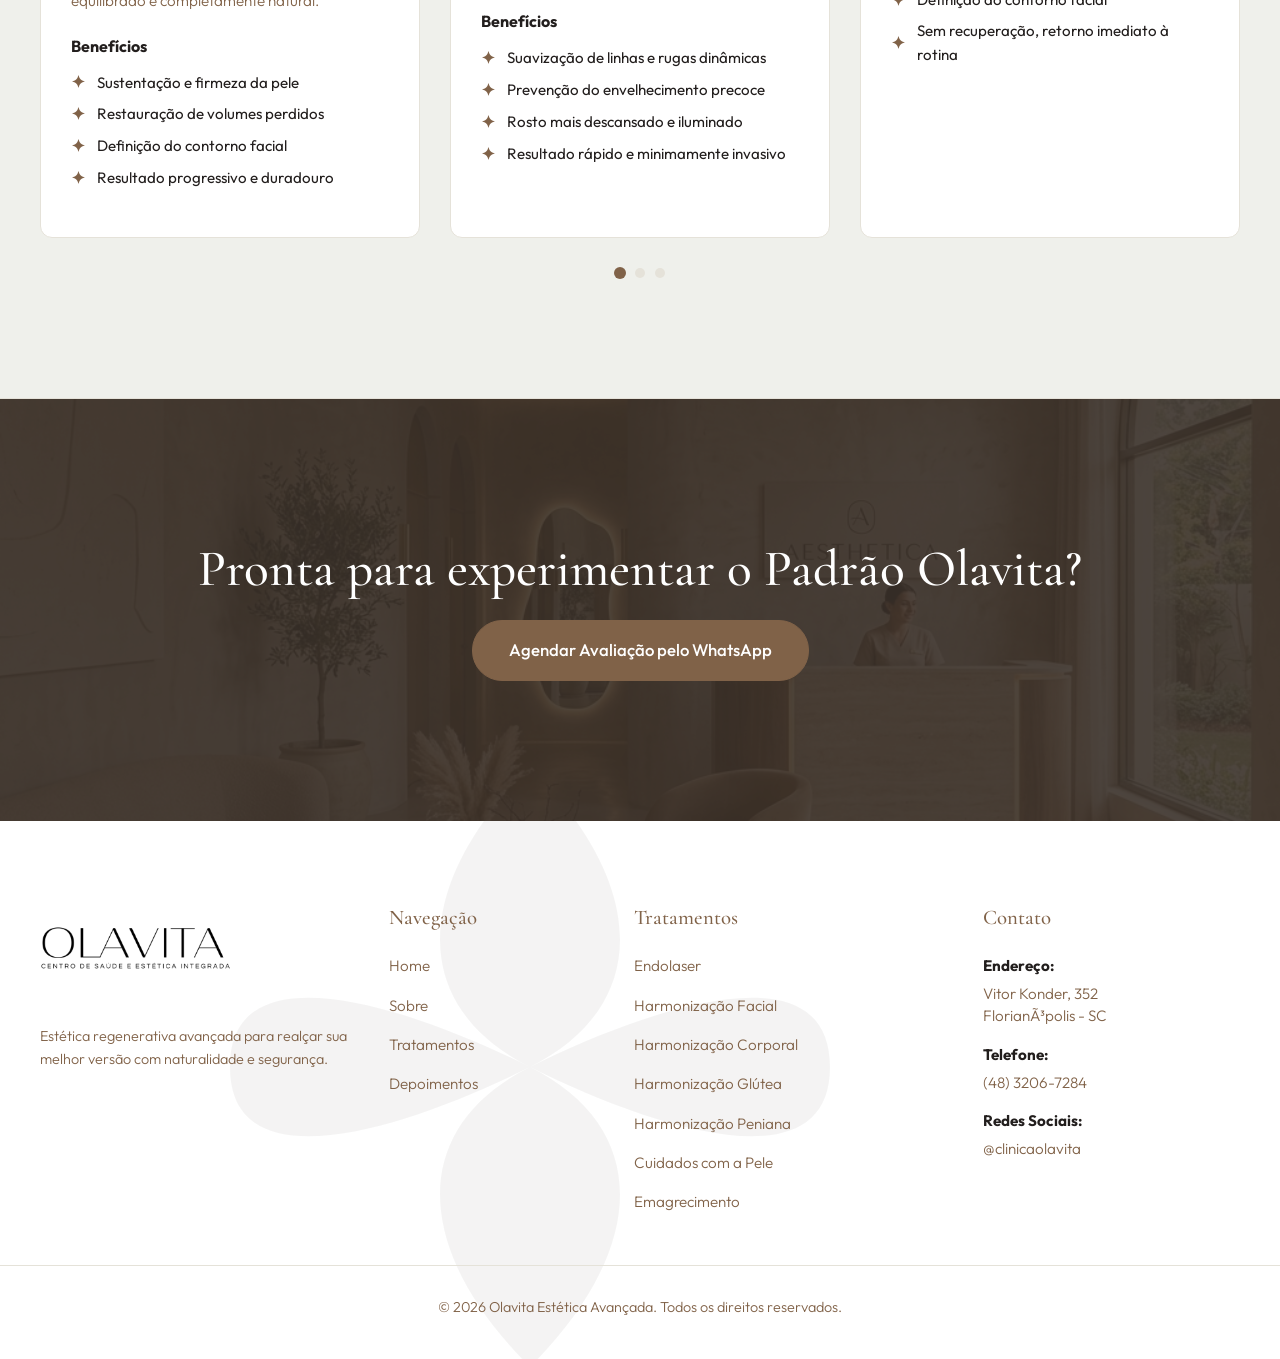
<file: harmonizacao-facial.html>
<!DOCTYPE html>
<html lang="pt-BR">
<head>
    <meta charset="UTF-8">
    <meta name="viewport" content="width=device-width, initial-scale=1.0">
    <title>Harmonização Facial - Olavita Estética Regenerativa</title>
    <meta name="description" content="Rejuvenescimento, equilíbrio e definição dos traços com tecnologia avançada e um olhar clínico que respeita quem você é.">
    <link rel="preconnect" href="https://fonts.googleapis.com">
    <link rel="preconnect" href="https://fonts.gstatic.com" crossorigin>
    <link href="https://fonts.googleapis.com/css2?family=Cormorant+Garamond:wght@400;500;600&family=Outfit:wght@300;400;500;600&display=swap" rel="stylesheet">
    <link rel="stylesheet" href="style.css">
    <link rel="icon" type="image/png" href="Favicon.png?v=3">
    <link rel="icon" type="image/svg+xml" href="Favicon.svg?v=3">
</head>
<body class="lp-endolaser-page">

    <nav class="navbar">
        <div class="nav-container">
            <div class="nav-left">
                <a href="index.html#hero" class="nav-link">Home</a>
                <div class="dropdown">
                    <a href="index.html#tratamentos" class="nav-link dropdown-toggle">Tratamentos <span class="arrow">↓</span></a>
                    <div class="dropdown-menu">
                        <a href="endolaser.html">Endolaser</a>
                        <a href="harmonizacao-facial.html">Harmonização Facial</a>
                        <a href="harmonizacao-corporal.html">Harmonização Corporal</a>
                        <a href="harmonizacao-glutea.html">Harmonização Glútea</a>
                        <a href="harmonizacao-peniana.html">Harmonização Peniana</a>
                        <a href="cuidados-pele.html">Cuidados com a Pele</a>
                        <a href="index.html#tratamentos">Emagrecimento</a>
                    </div>
                </div>
                <a href="mentoria.html" class="nav-link">Mentoria</a>
                <a href="equipe.html" class="nav-link">Equipe</a>
                <a href="index.html#apresentacao" class="nav-link">Sobre</a>
            </div>
            
            <a href="index.html#hero" class="brand">
                <img src="OLAVITA.pnginsta.png" alt="Olavita Logo" class="header-logo">
            </a>
            
            <div class="nav-right">
                <a href="https://wa.me/554832067284?text=Ol%C3%A1%2C%20gostaria%20de%20agendar%20uma%20avalia%C3%A7%C3%A3o%20na%20Olavita." target="_blank" class="btn btn-outline">Agendar Consulta</a>
                <a href="index.html#agende" class="btn btn-primary">Contato</a>
            </div>

            <!-- Hamburger Button for Mobile -->
            <button class="hamburger-menu-btn" aria-label="Menu">
                <span class="hamburger-line"></span>
                <span class="hamburger-line"></span>
                <span class="hamburger-line"></span>
            </button>
        </div>

        <!-- Mobile Drawer Navigation -->
        <div class="mobile-drawer">
            <div class="mobile-drawer-content">
                <a href="index.html#hero" class="mobile-nav-link">Home</a>
                <div class="mobile-dropdown">
                    <a href="index.html#tratamentos" class="mobile-nav-link mobile-dropdown-toggle">Tratamentos <span class="arrow">↓</span></a>
                    <div class="mobile-dropdown-menu">
                        <a href="endolaser.html">Endolaser</a>
                        <a href="harmonizacao-facial.html">Harmonização Facial</a>
                        <a href="harmonizacao-corporal.html">Harmonização Corporal</a>
                        <a href="harmonizacao-glutea.html">Harmonização Glútea</a>
                        <a href="harmonizacao-peniana.html">Harmonização Peniana</a>
                        <a href="cuidados-pele.html">Cuidados com a Pele</a>
                        <a href="index.html#tratamentos">Emagrecimento</a>
                    </div>
                </div>
                <a href="mentoria.html" class="mobile-nav-link">Mentoria</a>
                <a href="equipe.html" class="mobile-nav-link">Equipe</a>
                <a href="index.html#apresentacao" class="mobile-nav-link">Sobre</a>
                <a href="https://wa.me/554832067284?text=Ol%C3%A1%2C%20gostaria%20de%20agendar%20uma%20avalia%C3%A7%C3%A3o%20na%20Olavita." target="_blank" class="btn btn-primary mobile-cta">Agendar Consulta</a>
            </div>
        </div>
    </nav>

    <main>
        <!-- LP HERO -->
        <section class="lp-hero">
            <div class="lp-hero-container">
                <div class="lp-hero-content">
                    <h1 class="lp-hero-title">Harmonização Facial</h1>
                    <p class="lp-hero-lead">
                        Rejuvenescimento, equilíbrio e definição dos traços com tecnologia avançada e um olhar clínico que respeita quem você é. Cada protocolo construído para um rosto, não para um padrão.
                    </p>
                    
                    <div class="lp-hero-bullets">
                        <div class="lp-bullet-item">
                            <span class="bullet-icon">✦</span>
                            <span>Procedimentos minimamente invasivos e personalizados</span>
                        </div>
                        <div class="lp-bullet-item">
                            <span class="bullet-icon">✦</span>
                            <span>Tecnologias de alto desempenho em face e contorno</span>
                        </div>
                        <div class="lp-bullet-item">
                            <span class="bullet-icon">✦</span>
                            <span>Resultados naturais que evoluem com o tempo</span>
                        </div>
                    </div>

                    <div class="lp-hero-actions">
                        <a href="https://wa.me/554832067284?text=Ol%C3%A1%2C%20gostaria%20de%20agendar%20uma%20avalia%C3%A7%C3%A3o%20de%20Harmoniza%C3%A7%C3%A3o%20Facial." target="_blank" class="btn btn-primary btn-large">Quero agendar uma avaliação</a>
                    </div>
                </div>
                
                <div class="lp-hero-visual">
                    <div class="lp-visual-frame">
                        <img src="luxury_spa_treatment.png" alt="Harmonização Facial Olavita" class="lp-visual-image">
                    </div>
                </div>
            </div>
        </section>

        <!-- PROCEDIMENTOS -->
        <section id="procedimentos" class="lp-workflow-section disable-mobile-carousel">
            <div class="container">
                <div class="lp-section-header text-center">
                    <span class="lp-section-tag">Procedimentos</span>
                    <h2 class="section-title">Lifting, rejuvenescimento e cuidado da pele com tecnologia avançada.</h2>
                </div>

                <div class="lp-carousel-container">
                    <button class="lp-carousel-btn prev-btn" aria-label="Anterior">
                        <svg viewBox="0 0 24 24" width="20" height="20" stroke="currentColor" stroke-width="2.5" fill="none" stroke-linecap="round" stroke-linejoin="round"><polyline points="15 18 9 12 15 6"></polyline></svg>
                    </button>
                    
                    <div class="lp-carousel-viewport">
                        <div class="lp-carousel-track">
                            <div id="lifting-facial" class="lp-step-card">
                                <h3 class="lp-step-card-title">Lifting Facial</h3>
                                <p style="font-weight: 500; color: var(--accent-color); margin-bottom: 15px;">Rejuvenescimento facial completo, sem cirurgia</p>
                                <p>O lifting facial na Olavita combina fios, bioestimuladores e preenchimento em um protocolo integrado para devolver sustentação, volume e definição ao rosto de forma gradual e natural.</p>
                                <p>Cada combinação é definida após avaliação clínica detalhada pela Dra. Francele Dani, respeitando a estrutura e os objetivos de cada paciente. O resultado é um rosto mais jovem, equilibrado e completamente natural.</p>
                                
                                <h4 style="margin-top: 20px; margin-bottom: 10px; font-size: 1rem;">Benefícios</h4>
                                <div class="lp-bullet-item" style="margin-bottom: 5px;"><span class="bullet-icon" style="color: var(--accent-color);">✦</span><span style="font-size: 0.9em;">Sustentação e firmeza da pele</span></div>
                                <div class="lp-bullet-item" style="margin-bottom: 5px;"><span class="bullet-icon" style="color: var(--accent-color);">✦</span><span style="font-size: 0.9em;">Restauração de volumes perdidos</span></div>
                                <div class="lp-bullet-item" style="margin-bottom: 5px;"><span class="bullet-icon" style="color: var(--accent-color);">✦</span><span style="font-size: 0.9em;">Definição do contorno facial</span></div>
                                <div class="lp-bullet-item" style="margin-bottom: 5px;"><span class="bullet-icon" style="color: var(--accent-color);">✦</span><span style="font-size: 0.9em;">Resultado progressivo e duradouro</span></div>
                            </div>

                            <div class="lp-step-card">
                                <h3 class="lp-step-card-title">Toxina Botulínica</h3>
                                <p style="font-weight: 500; color: var(--accent-color); margin-bottom: 15px;">Suavização de rugas e prevenção do envelhecimento facial</p>
                                <p>A toxina botulínica em Florianópolis é um dos procedimentos mais realizados na Olavita. Quando aplicada com critério, suaviza linhas de expressão, previne o aprofundamento de rugas e entrega uma aparência mais descansada e equilibrada.</p>
                                <p>O resultado correto não congela. Não exagera. Preserva a expressão e valoriza a harmonia natural do rosto.</p>
                                
                                <h4 style="margin-top: 20px; margin-bottom: 10px; font-size: 1rem;">Benefícios</h4>
                                <div class="lp-bullet-item" style="margin-bottom: 5px;"><span class="bullet-icon" style="color: var(--accent-color);">✦</span><span style="font-size: 0.9em;">Suavização de linhas e rugas dinâmicas</span></div>
                                <div class="lp-bullet-item" style="margin-bottom: 5px;"><span class="bullet-icon" style="color: var(--accent-color);">✦</span><span style="font-size: 0.9em;">Prevenção do envelhecimento precoce</span></div>
                                <div class="lp-bullet-item" style="margin-bottom: 5px;"><span class="bullet-icon" style="color: var(--accent-color);">✦</span><span style="font-size: 0.9em;">Rosto mais descansado e iluminado</span></div>
                                <div class="lp-bullet-item" style="margin-bottom: 5px;"><span class="bullet-icon" style="color: var(--accent-color);">✦</span><span style="font-size: 0.9em;">Resultado rápido e minimamente invasivo</span></div>
                            </div>

                            <div class="lp-step-card">
                                <h3 class="lp-step-card-title">Fios de Sustentação</h3>
                                <p style="font-weight: 500; color: var(--accent-color); margin-bottom: 15px;">Efeito lifting e sustentação minimamente invasivo</p>
                                <p>Indicado para flacidez, perda de contorno e queda de sobrancelha. Resultado expressivo, sem nenhum tipo de incisão e com retorno imediato à rotina.</p>
                                
                                <h4 style="margin-top: 20px; margin-bottom: 10px; font-size: 1rem;">Benefícios</h4>
                                <div class="lp-bullet-item" style="margin-bottom: 5px;"><span class="bullet-icon" style="color: var(--accent-color);">✦</span><span style="font-size: 0.9em;">Efeito lifting progressivo e natural</span></div>
                                <div class="lp-bullet-item" style="margin-bottom: 5px;"><span class="bullet-icon" style="color: var(--accent-color);">✦</span><span style="font-size: 0.9em;">Estímulo intenso de colágeno</span></div>
                                <div class="lp-bullet-item" style="margin-bottom: 5px;"><span class="bullet-icon" style="color: var(--accent-color);">✦</span><span style="font-size: 0.9em;">Definição do contorno facial</span></div>
                                <div class="lp-bullet-item" style="margin-bottom: 5px;"><span class="bullet-icon" style="color: var(--accent-color);">✦</span><span style="font-size: 0.9em;">Sem recuperação, retorno imediato à rotina</span></div>
                            </div>

                            <div class="lp-step-card">
                                <h3 class="lp-step-card-title">Endolaser Facial</h3>
                                <p style="font-weight: 500; color: var(--accent-color); margin-bottom: 15px;">Firmeza e definição facial com precisão de laser</p>
                                <p>O Endolaser facial atua sob a pele com fibra óptica de diodo para estimular colágeno, retrair tecido e definir o contorno da face com uma precisão que tecnologias externas não alcançam.</p>
                                <p>Indicado para papada, mandíbula, bochechas e região dos olhos. O resultado começa nas primeiras semanas e continua evoluindo por até seis meses após o procedimento.</p>
                                
                                <h4 style="margin-top: 20px; margin-bottom: 10px; font-size: 1rem;">Benefícios</h4>
                                <div class="lp-bullet-item" style="margin-bottom: 5px;"><span class="bullet-icon" style="color: var(--accent-color);">✦</span><span style="font-size: 0.9em;">Retração intensa da pele</span></div>
                                <div class="lp-bullet-item" style="margin-bottom: 5px;"><span class="bullet-icon" style="color: var(--accent-color);">✦</span><span style="font-size: 0.9em;">Estímulo profundo de colágeno</span></div>
                                <div class="lp-bullet-item" style="margin-bottom: 5px;"><span class="bullet-icon" style="color: var(--accent-color);">✦</span><span style="font-size: 0.9em;">Definição do contorno facial</span></div>
                                <div class="lp-bullet-item" style="margin-bottom: 5px;"><span class="bullet-icon" style="color: var(--accent-color);">✦</span><span style="font-size: 0.9em;">Resultado progressivo por até 6 meses</span></div>
                            </div>

                            <div class="lp-step-card">
                                <h3 class="lp-step-card-title">Laser e Peelings</h3>
                                <p style="font-weight: 500; color: var(--accent-color); margin-bottom: 15px;">Renovação celular, luminosidade e tratamento de manchas faciais</p>
                                <p>Os tratamentos a laser e os peelings químicos faciais atuam na renovação celular, uniformização do tom, redução de manchas e melhora da textura da pele. Sozinhos ou integrados a outros procedimentos, elevam a qualidade da pele de forma consistente.</p>
                                <p>Na Olavita, fazem parte de protocolos personalizados de estética regenerativa, potencializando os resultados dos demais tratamentos.</p>
                                
                                <h4 style="margin-top: 20px; margin-bottom: 10px; font-size: 1rem;">Benefícios</h4>
                                <div class="lp-bullet-item" style="margin-bottom: 5px;"><span class="bullet-icon" style="color: var(--accent-color);">✦</span><span style="font-size: 0.9em;">Renovação e uniformização da pele</span></div>
                                <div class="lp-bullet-item" style="margin-bottom: 5px;"><span class="bullet-icon" style="color: var(--accent-color);">✦</span><span style="font-size: 0.9em;">Redução de manchas e poros dilatados</span></div>
                                <div class="lp-bullet-item" style="margin-bottom: 5px;"><span class="bullet-icon" style="color: var(--accent-color);">✦</span><span style="font-size: 0.9em;">Melhora da textura e luminosidade</span></div>
                                <div class="lp-bullet-item" style="margin-bottom: 5px;"><span class="bullet-icon" style="color: var(--accent-color);">✦</span><span style="font-size: 0.9em;">Estímulo de colágeno e regeneração celular</span></div>
                            </div>
                        </div>
                    </div>
                    
                    <button class="lp-carousel-btn next-btn" aria-label="Próximo">
                        <svg viewBox="0 0 24 24" width="20" height="20" stroke="currentColor" stroke-width="2.5" fill="none" stroke-linecap="round" stroke-linejoin="round"><polyline points="9 18 15 12 9 6"></polyline></svg>
                    </button>
                </div>
                
                <div class="lp-carousel-dots"></div>
            </div>
        </section>

        <!-- CTA FINAL -->
        <section class="lp-final-cta-section">
            <div class="container text-center">
                <h2 class="section-title">Pronta para experimentar o Padrão Olavita?</h2>
                <a href="https://wa.me/554832067284?text=Ol%C3%A1%2C%20gostaria%20de%20agendar%20uma%20avalia%C3%A7%C3%A3o%20de%20Harmoniza%C3%A7%C3%A3o%20Facial%20na%20Olavita." target="_blank" class="btn btn-primary btn-large">Agendar Avaliação pelo WhatsApp</a>
            </div>
        </section>
    </main>

    <footer class="footer">
        <div class="container footer-grid">
            <div class="footer-col footer-brand-col">
                <a href="index.html#hero"><img src="OLAVITA.png" alt="Olavita Logo" class="footer-logo"></a>
                <p class="footer-desc">Estética regenerativa avançada para realçar sua melhor versão com naturalidade e segurança.</p>
            </div>
            <div class="footer-col">
                <h4>Navegação</h4>
                <a href="index.html#hero">Home</a>
                <a href="index.html#apresentacao">Sobre</a>
                <a href="index.html#tratamentos">Tratamentos</a>
                <a href="index.html#depoimentos">Depoimentos</a>
            </div>
            <div class="footer-col">
                <h4>Tratamentos</h4>
                <a href="endolaser.html">Endolaser</a>
                <a href="harmonizacao-facial.html">Harmonização Facial</a>
                <a href="harmonizacao-corporal.html">Harmonização Corporal</a>
                <a href="harmonizacao-glutea.html">Harmonização Glútea</a>
                <a href="harmonizacao-peniana.html">Harmonização Peniana</a>
                <a href="cuidados-pele.html">Cuidados com a Pele</a>
                <a href="index.html#tratamentos">Emagrecimento</a>
            </div>
            <div class="footer-col">
                <h4>Contato</h4>
                <div class="footer-contact-item">
                    <strong>Endereço:</strong>
                    <p>Vitor Konder, 352<br>FlorianÃ³polis - SC</p>
                </div>
                <div class="footer-contact-item">
                    <strong>Telefone:</strong>
                    <p><a href="https://wa.me/554832067284" target="_blank">(48) 3206-7284</a></p>
                </div>
                <div class="footer-contact-item">
                    <strong>Redes Sociais:</strong>
                    <p><a href="https://instagram.com/clinicaolavita" target="_blank">@clinicaolavita</a></p>
                </div>
            </div>
        </div>
        <div class="container footer-bottom">
            <p>&copy; 2026 Olavita Estética Avançada. Todos os direitos reservados.</p>
        </div>
    </footer>

    <script>
        document.addEventListener('DOMContentLoaded', () => {
            // Smooth scrolling
            document.querySelectorAll('a[href^="#"]').forEach(anchor => {
                anchor.addEventListener('click', function (e) {
                    const targetId = this.getAttribute('href');
                    if(targetId === '#') return;
                    
                    const targetElement = document.querySelector(targetId);
                    if (targetElement) {
                        e.preventDefault();
                        targetElement.scrollIntoView({
                            behavior: 'smooth',
                            block: 'start'
                        });
                    }
                });
            });

            // Mobile Drawer Toggle
            const hamburgerBtn = document.querySelector('.hamburger-menu-btn');
            const mobileDrawer = document.querySelector('.mobile-drawer');

            if (hamburgerBtn && mobileDrawer) {
                hamburgerBtn.addEventListener('click', () => {
                    hamburgerBtn.classList.toggle('active');
                    mobileDrawer.classList.toggle('active');
                    document.body.classList.toggle('no-scroll');
                });

                mobileDrawer.querySelectorAll('a').forEach(link => {
                    link.addEventListener('click', () => {
                        hamburgerBtn.classList.remove('active');
                        mobileDrawer.classList.remove('active');
                        document.body.classList.remove('no-scroll');
                    });
                });
            }

            // Interactive Carousel Logic
            const track = document.querySelector('.lp-carousel-track');
            const cards = Array.from(track.children);
            const nextBtn = document.querySelector('.next-btn');
            const prevBtn = document.querySelector('.prev-btn');
            const dotsContainer = document.querySelector('.lp-carousel-dots');
            
            let currentIndex = 0;
            
            function getCardsVisible() {
                if (window.innerWidth <= 600) return 1;
                if (window.innerWidth <= 992) return 2;
                return 3;
            }
            
            function getMaxIndex() {
                return cards.length - getCardsVisible();
            }
            
            function createDots() {
                dotsContainer.innerHTML = '';
                const maxIndex = getMaxIndex();
                for (let i = 0; i <= maxIndex; i++) {
                    const dot = document.createElement('span');
                    dot.classList.add('dot');
                    if (i === currentIndex) dot.classList.add('active');
                    dot.dataset.index = i;
                    dotsContainer.appendChild(dot);
                }
            }
            
            function moveToSlide(index) {
                const maxIndex = getMaxIndex();
                if (index < 0) index = 0;
                if (index > maxIndex) index = maxIndex;
                
                currentIndex = index;
                
                const cardWidth = cards[0].getBoundingClientRect().width;
                const gap = parseInt(window.getComputedStyle(track).gap) || 30;
                
                const amountToMove = currentIndex * (cardWidth + gap);
                track.style.transform = `translateX(-${amountToMove}px)`;
                
                const dots = Array.from(dotsContainer.children);
                dots.forEach(dot => dot.classList.remove('active'));
                if (dots[currentIndex]) {
                    dots[currentIndex].classList.add('active');
                }
                
                // Button states (fade out arrows if at boundaries)
                prevBtn.style.opacity = currentIndex === 0 ? '0.3' : '1';
                prevBtn.style.pointerEvents = currentIndex === 0 ? 'none' : 'auto';
                
                nextBtn.style.opacity = currentIndex === maxIndex ? '0.3' : '1';
                nextBtn.style.pointerEvents = currentIndex === maxIndex ? 'none' : 'auto';
            }
            
            nextBtn.addEventListener('click', () => moveToSlide(currentIndex + 1));
            prevBtn.addEventListener('click', () => moveToSlide(currentIndex - 1));
            
            dotsContainer.addEventListener('click', e => {
                const targetDot = e.target.closest('.dot');
                if (!targetDot) return;
                const targetIndex = parseInt(targetDot.dataset.index);
                moveToSlide(targetIndex);
            });
            
            // Touch Swipe Gestures
            let startX = 0;
            let endX = 0;
            
            track.addEventListener('touchstart', e => {
                startX = e.touches[0].clientX;
            }, { passive: true });
            
            track.addEventListener('touchend', e => {
                endX = e.changedTouches[0].clientX;
                handleSwipe();
            }, { passive: true });
            
            function handleSwipe() {
                const threshold = 50;
                if (startX - endX > threshold) {
                    moveToSlide(currentIndex + 1);
                } else if (endX - startX > threshold) {
                    moveToSlide(currentIndex - 1);
                }
            }
            
            window.addEventListener('resize', () => {
                createDots();
                const maxIndex = getMaxIndex();
                if (currentIndex > maxIndex) {
                    currentIndex = maxIndex;
                }
                moveToSlide(currentIndex);
            });
            
            // Init
            createDots();
            moveToSlide(currentIndex);
        });
    </script>
</body>
</html>
</file>
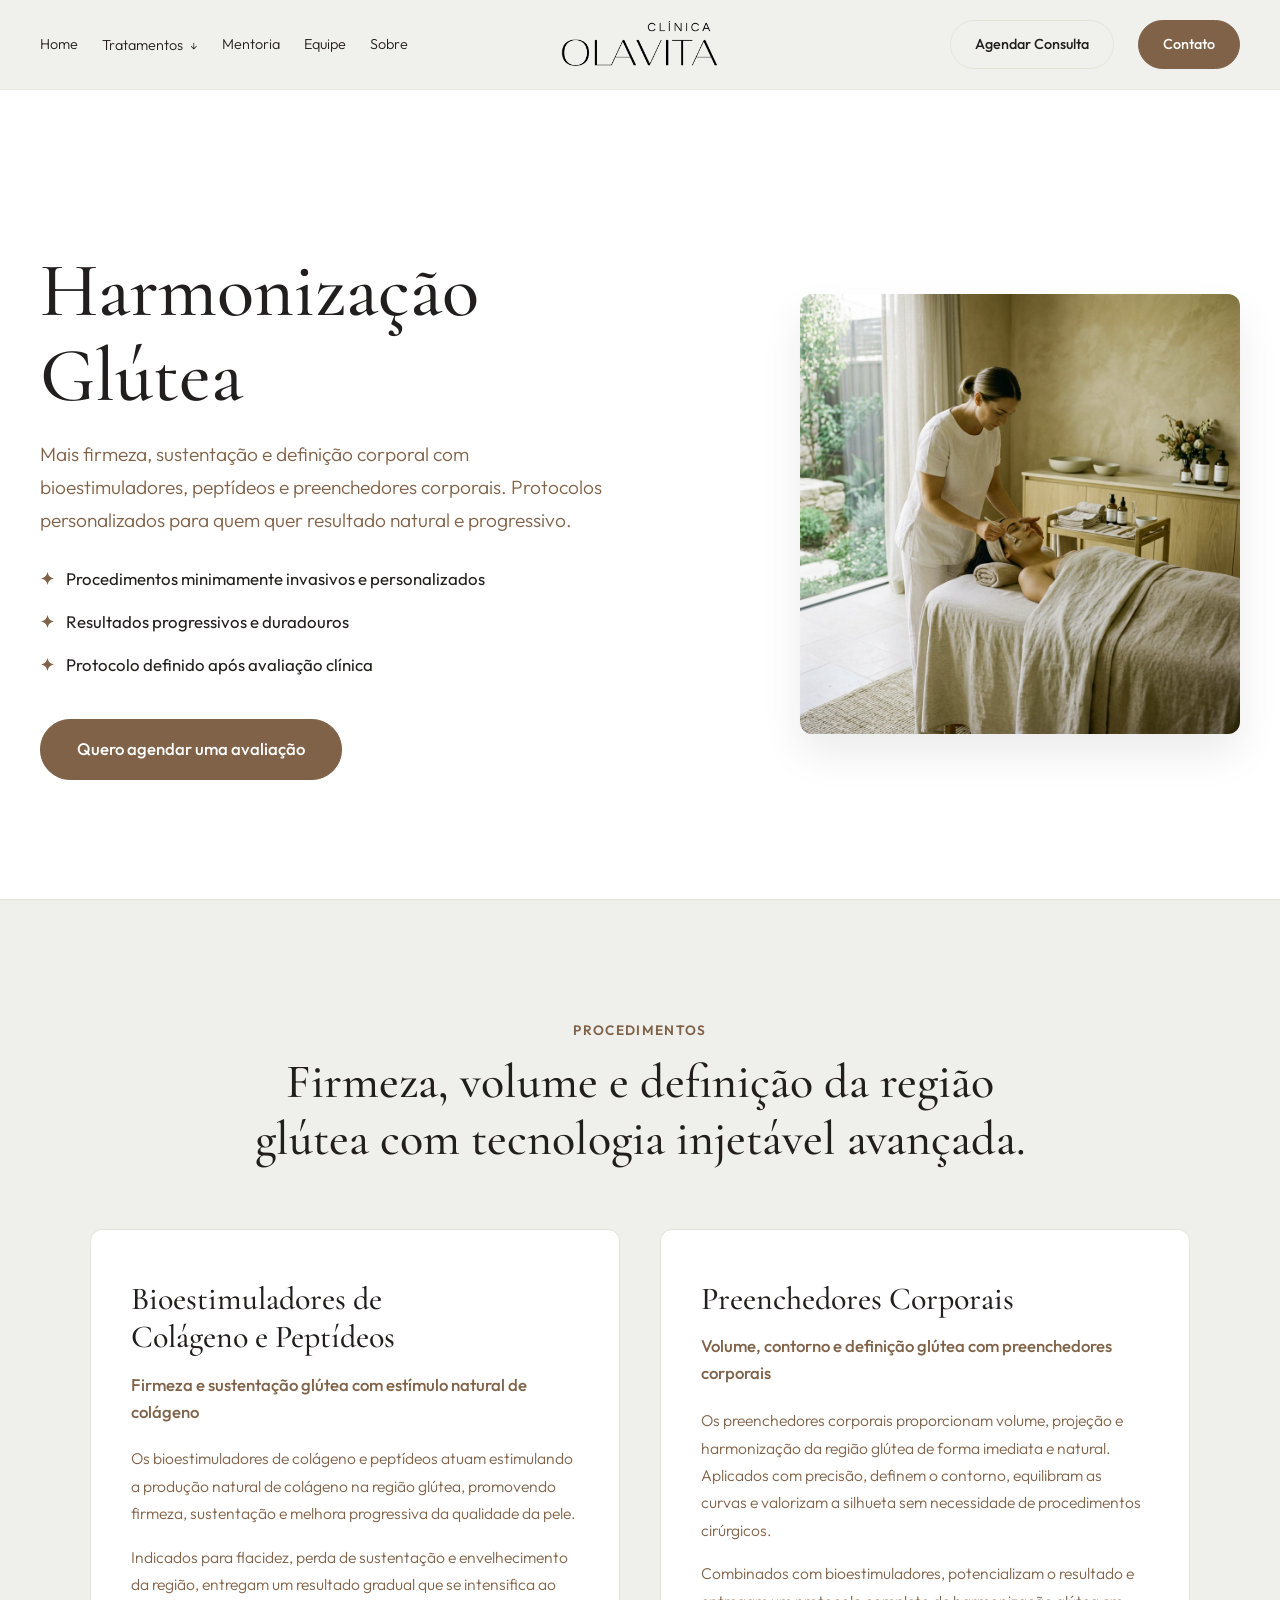
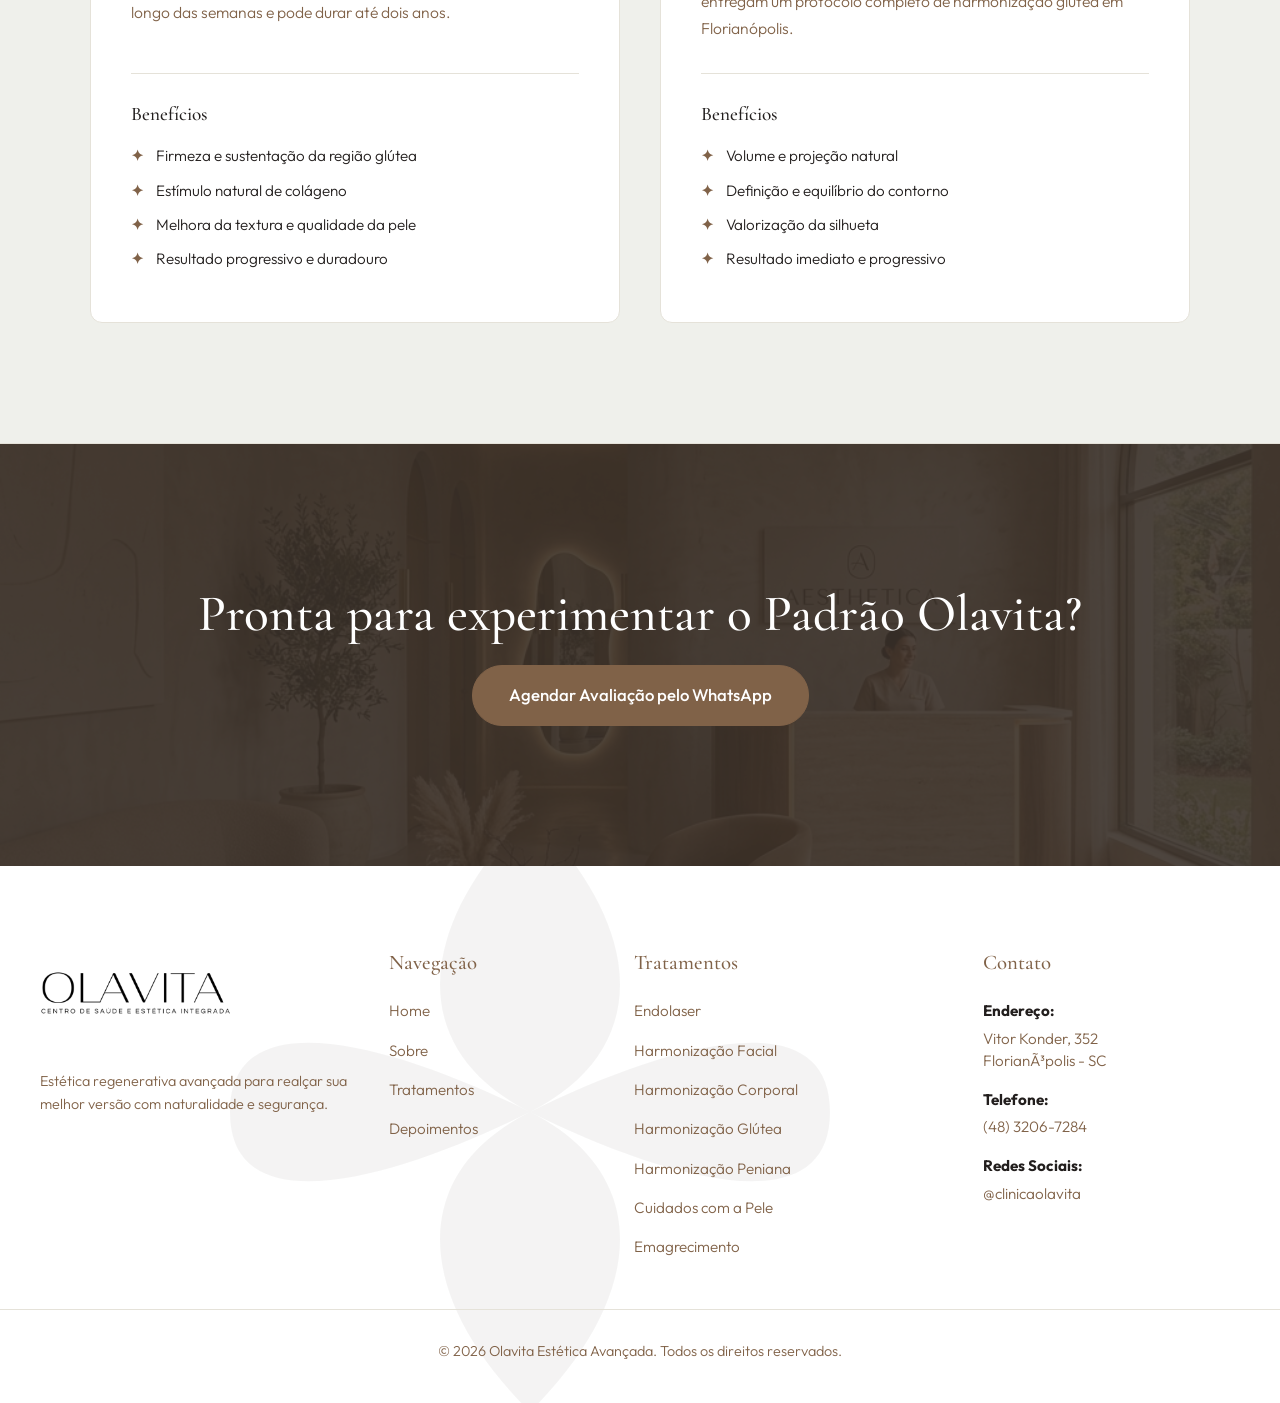
<file: harmonizacao-glutea.html>
<!DOCTYPE html>
<html lang="pt-BR">
<head>
    <meta charset="UTF-8">
    <meta name="viewport" content="width=device-width, initial-scale=1.0">
    <title>Harmonização Glútea - Olavita Estética Regenerativa</title>
    <meta name="description" content="Mais firmeza, sustentação e definição corporal com bioestimuladores, peptídeos e preenchedores corporais. Protocolos personalizados para resultados naturais.">
    <link rel="preconnect" href="https://fonts.googleapis.com">
    <link rel="preconnect" href="https://fonts.gstatic.com" crossorigin>
    <link href="https://fonts.googleapis.com/css2?family=Cormorant+Garamond:wght@400;500;600&family=Outfit:wght@300;400;500;600&display=swap" rel="stylesheet">
    <link rel="stylesheet" href="style.css">
    <link rel="icon" type="image/png" href="Favicon.png?v=3">
    <link rel="icon" type="image/svg+xml" href="Favicon.svg?v=3">
</head>
<body class="lp-endolaser-page">

    <nav class="navbar">
        <div class="nav-container">
            <div class="nav-left">
                <a href="index.html#hero" class="nav-link">Home</a>
                <div class="dropdown">
                    <a href="index.html#tratamentos" class="nav-link dropdown-toggle">Tratamentos <span class="arrow">↓</span></a>
                    <div class="dropdown-menu">
                        <a href="endolaser.html">Endolaser</a>
                        <a href="harmonizacao-facial.html">Harmonização Facial</a>
                        <a href="harmonizacao-corporal.html">Harmonização Corporal</a>
                        <a href="harmonizacao-glutea.html">Harmonização Glútea</a>
                        <a href="harmonizacao-peniana.html">Harmonização Peniana</a>
                        <a href="cuidados-pele.html">Cuidados com a Pele</a>
                        <a href="index.html#tratamentos">Emagrecimento</a>
                    </div>
                </div>
                <a href="mentoria.html" class="nav-link">Mentoria</a>
                <a href="equipe.html" class="nav-link">Equipe</a>
                <a href="index.html#apresentacao" class="nav-link">Sobre</a>
            </div>
            
            <a href="index.html#hero" class="brand">
                <img src="OLAVITA.pnginsta.png" alt="Olavita Logo" class="header-logo">
            </a>
            
            <div class="nav-right">
                <a href="https://wa.me/554832067284?text=Ol%C3%A1%2C%20gostaria%20de%20agendar%20uma%20avalia%C3%A7%C3%A3o%20na%20Olavita." target="_blank" class="btn btn-outline">Agendar Consulta</a>
                <a href="index.html#agende" class="btn btn-primary">Contato</a>
            </div>

            <!-- Hamburger Button for Mobile -->
            <button class="hamburger-menu-btn" aria-label="Menu">
                <span class="hamburger-line"></span>
                <span class="hamburger-line"></span>
                <span class="hamburger-line"></span>
            </button>
        </div>

        <!-- Mobile Drawer Navigation -->
        <div class="mobile-drawer">
            <div class="mobile-drawer-content">
                <a href="index.html#hero" class="mobile-nav-link">Home</a>
                <div class="mobile-dropdown">
                    <a href="index.html#tratamentos" class="mobile-nav-link mobile-dropdown-toggle">Tratamentos <span class="arrow">↓</span></a>
                    <div class="mobile-dropdown-menu">
                        <a href="endolaser.html">Endolaser</a>
                        <a href="harmonizacao-facial.html">Harmonização Facial</a>
                        <a href="harmonizacao-corporal.html">Harmonização Corporal</a>
                        <a href="harmonizacao-glutea.html">Harmonização Glútea</a>
                        <a href="harmonizacao-peniana.html">Harmonização Peniana</a>
                        <a href="cuidados-pele.html">Cuidados com a Pele</a>
                        <a href="index.html#tratamentos">Emagrecimento</a>
                    </div>
                </div>
                <a href="mentoria.html" class="mobile-nav-link">Mentoria</a>
                <a href="equipe.html" class="mobile-nav-link">Equipe</a>
                <a href="index.html#apresentacao" class="mobile-nav-link">Sobre</a>
                <a href="https://wa.me/554832067284?text=Ol%C3%A1%2C%20gostaria%20de%20agendar%20uma%20avalia%C3%A7%C3%A3o%20na%20Olavita." target="_blank" class="btn btn-primary mobile-cta">Agendar Consulta</a>
            </div>
        </div>
    </nav>

    <main>
        <!-- LP HERO -->
        <section class="lp-hero">
            <div class="lp-hero-container">
                <div class="lp-hero-content">
                    <h1 class="lp-hero-title">Harmonização Glútea</h1>
                    <p class="lp-hero-lead">
                        Mais firmeza, sustentação e definição corporal com bioestimuladores, peptídeos e preenchedores corporais. Protocolos personalizados para quem quer resultado natural e progressivo.
                    </p>
                    
                    <div class="lp-hero-bullets">
                        <div class="lp-bullet-item">
                            <span class="bullet-icon">✦</span>
                            <span>Procedimentos minimamente invasivos e personalizados</span>
                        </div>
                        <div class="lp-bullet-item">
                            <span class="bullet-icon">✦</span>
                            <span>Resultados progressivos e duradouros</span>
                        </div>
                        <div class="lp-bullet-item">
                            <span class="bullet-icon">✦</span>
                            <span>Protocolo definido após avaliação clínica</span>
                        </div>
                    </div>

                    <div class="lp-hero-actions">
                        <a href="https://wa.me/554832067284?text=Ol%C3%A1%2C%20gostaria%20de%20agendar%20uma%20avalia%C3%A7%C3%A3o%20de%20Harmoniza%C3%A7%C3%A3o%20Gl%C3%BAtea." target="_blank" class="btn btn-primary btn-large">Quero agendar uma avaliação</a>
                    </div>
                </div>
                
                <div class="lp-hero-visual">
                    <div class="lp-visual-frame">
                        <img src="luxury_spa_treatment.png" alt="Harmonização Glútea Olavita" class="lp-visual-image" style="filter: hue-rotate(15deg);">
                    </div>
                </div>
            </div>
        </section>

        <!-- PROCEDIMENTOS -->
        <section id="procedimentos" class="lp-workflow-section">
            <div class="container">
                <div class="lp-section-header text-center">
                    <span class="lp-section-tag">Procedimentos</span>
                    <h2 class="section-title">Firmeza, volume e definição da região glútea com tecnologia injetável avançada.</h2>
                </div>

                <div class="lp-procedures-grid-2">
                    <div class="lp-procedure-card-premium">
                        <h3 class="lp-procedure-card-title">Bioestimuladores de Colágeno e Peptídeos</h3>
                        <p class="lp-procedure-card-subtitle">Firmeza e sustentação glútea com estímulo natural de colágeno</p>
                        <p class="lp-procedure-card-text">Os bioestimuladores de colágeno e peptídeos atuam estimulando a produção natural de colágeno na região glútea, promovendo firmeza, sustentação e melhora progressiva da qualidade da pele.</p>
                        <p class="lp-procedure-card-text">Indicados para flacidez, perda de sustentação e envelhecimento da região, entregam um resultado gradual que se intensifica ao longo das semanas e pode durar até dois anos.</p>
                        
                        <h4 class="lp-procedure-benefits-title">Benefícios</h4>
                        <ul class="lp-procedure-benefits-list">
                            <li class="lp-benefit-bullet-item">
                                <span class="bullet-icon">✦</span>
                                <span>Firmeza e sustentação da região glútea</span>
                            </li>
                            <li class="lp-benefit-bullet-item">
                                <span class="bullet-icon">✦</span>
                                <span>Estímulo natural de colágeno</span>
                            </li>
                            <li class="lp-benefit-bullet-item">
                                <span class="bullet-icon">✦</span>
                                <span>Melhora da textura e qualidade da pele</span>
                            </li>
                            <li class="lp-benefit-bullet-item">
                                <span class="bullet-icon">✦</span>
                                <span>Resultado progressivo e duradouro</span>
                            </li>
                        </ul>
                    </div>

                    <div class="lp-procedure-card-premium">
                        <h3 class="lp-procedure-card-title">Preenchedores Corporais</h3>
                        <p class="lp-procedure-card-subtitle">Volume, contorno e definição glútea com preenchedores corporais</p>
                        <p class="lp-procedure-card-text">Os preenchedores corporais proporcionam volume, projeção e harmonização da região glútea de forma imediata e natural. Aplicados com precisão, definem o contorno, equilibram as curvas e valorizam a silhueta sem necessidade de procedimentos cirúrgicos.</p>
                        <p class="lp-procedure-card-text">Combinados com bioestimuladores, potencializam o resultado e entregam um protocolo completo de harmonização glútea em Florianópolis.</p>
                        
                        <h4 class="lp-procedure-benefits-title">Benefícios</h4>
                        <ul class="lp-procedure-benefits-list">
                            <li class="lp-benefit-bullet-item">
                                <span class="bullet-icon">✦</span>
                                <span>Volume e projeção natural</span>
                            </li>
                            <li class="lp-benefit-bullet-item">
                                <span class="bullet-icon">✦</span>
                                <span>Definição e equilíbrio do contorno</span>
                            </li>
                            <li class="lp-benefit-bullet-item">
                                <span class="bullet-icon">✦</span>
                                <span>Valorização da silhueta</span>
                            </li>
                            <li class="lp-benefit-bullet-item">
                                <span class="bullet-icon">✦</span>
                                <span>Resultado imediato e progressivo</span>
                            </li>
                        </ul>
                    </div>
                </div>
            </div>
        </section>

        <!-- CTA FINAL -->
        <section class="lp-final-cta-section">
            <div class="container text-center">
                <h2 class="section-title">Pronta para experimentar o Padrão Olavita?</h2>
                <a href="https://wa.me/554832067284?text=Ol%C3%A1%2C%20gostaria%20de%20agendar%20uma%20avalia%C3%A7%C3%A3o%20de%20Harmoniza%C3%A7%C3%A3o%20Gl%C3%BAtea%20na%20Olavita." target="_blank" class="btn btn-primary btn-large">Agendar Avaliação pelo WhatsApp</a>
            </div>
        </section>
    </main>

    <footer class="footer">
        <div class="container footer-grid">
            <div class="footer-col footer-brand-col">
                <a href="index.html#hero"><img src="OLAVITA.png" alt="Olavita Logo" class="footer-logo"></a>
                <p class="footer-desc">Estética regenerativa avançada para realçar sua melhor versão com naturalidade e segurança.</p>
            </div>
            <div class="footer-col">
                <h4>Navegação</h4>
                <a href="index.html#hero">Home</a>
                <a href="index.html#apresentacao">Sobre</a>
                <a href="index.html#tratamentos">Tratamentos</a>
                <a href="index.html#depoimentos">Depoimentos</a>
            </div>
            <div class="footer-col">
                <h4>Tratamentos</h4>
                <a href="endolaser.html">Endolaser</a>
                <a href="harmonizacao-facial.html">Harmonização Facial</a>
                <a href="harmonizacao-corporal.html">Harmonização Corporal</a>
                <a href="harmonizacao-glutea.html">Harmonização Glútea</a>
                <a href="harmonizacao-peniana.html">Harmonização Peniana</a>
                <a href="cuidados-pele.html">Cuidados com a Pele</a>
                <a href="index.html#tratamentos">Emagrecimento</a>
            </div>
            <div class="footer-col">
                <h4>Contato</h4>
                <div class="footer-contact-item">
                    <strong>Endereço:</strong>
                    <p>Vitor Konder, 352<br>FlorianÃ³polis - SC</p>
                </div>
                <div class="footer-contact-item">
                    <strong>Telefone:</strong>
                    <p><a href="https://wa.me/554832067284" target="_blank">(48) 3206-7284</a></p>
                </div>
                <div class="footer-contact-item">
                    <strong>Redes Sociais:</strong>
                    <p><a href="https://instagram.com/clinicaolavita" target="_blank">@clinicaolavita</a></p>
                </div>
            </div>
        </div>
        <div class="container footer-bottom">
            <p>&copy; 2026 Olavita Estética Avançada. Todos os direitos reservados.</p>
        </div>
    </footer>

    <script>
        document.addEventListener('DOMContentLoaded', () => {
            // Smooth scrolling
            document.querySelectorAll('a[href^="#"]').forEach(anchor => {
                anchor.addEventListener('click', function (e) {
                    const targetId = this.getAttribute('href');
                    if(targetId === '#') return;
                    
                    const targetElement = document.querySelector(targetId);
                    if (targetElement) {
                        e.preventDefault();
                        targetElement.scrollIntoView({
                            behavior: 'smooth',
                            block: 'start'
                        });
                    }
                });
            });

            // Mobile Drawer Toggle
            const hamburgerBtn = document.querySelector('.hamburger-menu-btn');
            const mobileDrawer = document.querySelector('.mobile-drawer');

            if (hamburgerBtn && mobileDrawer) {
                hamburgerBtn.addEventListener('click', () => {
                    hamburgerBtn.classList.toggle('active');
                    mobileDrawer.classList.toggle('active');
                    document.body.classList.toggle('no-scroll');
                });

                mobileDrawer.querySelectorAll('a').forEach(link => {
                    link.addEventListener('click', () => {
                        hamburgerBtn.classList.remove('active');
                        mobileDrawer.classList.remove('active');
                        document.body.classList.remove('no-scroll');
                    });
                });
            }


        });
    </script>
</body>
</html>
</file>
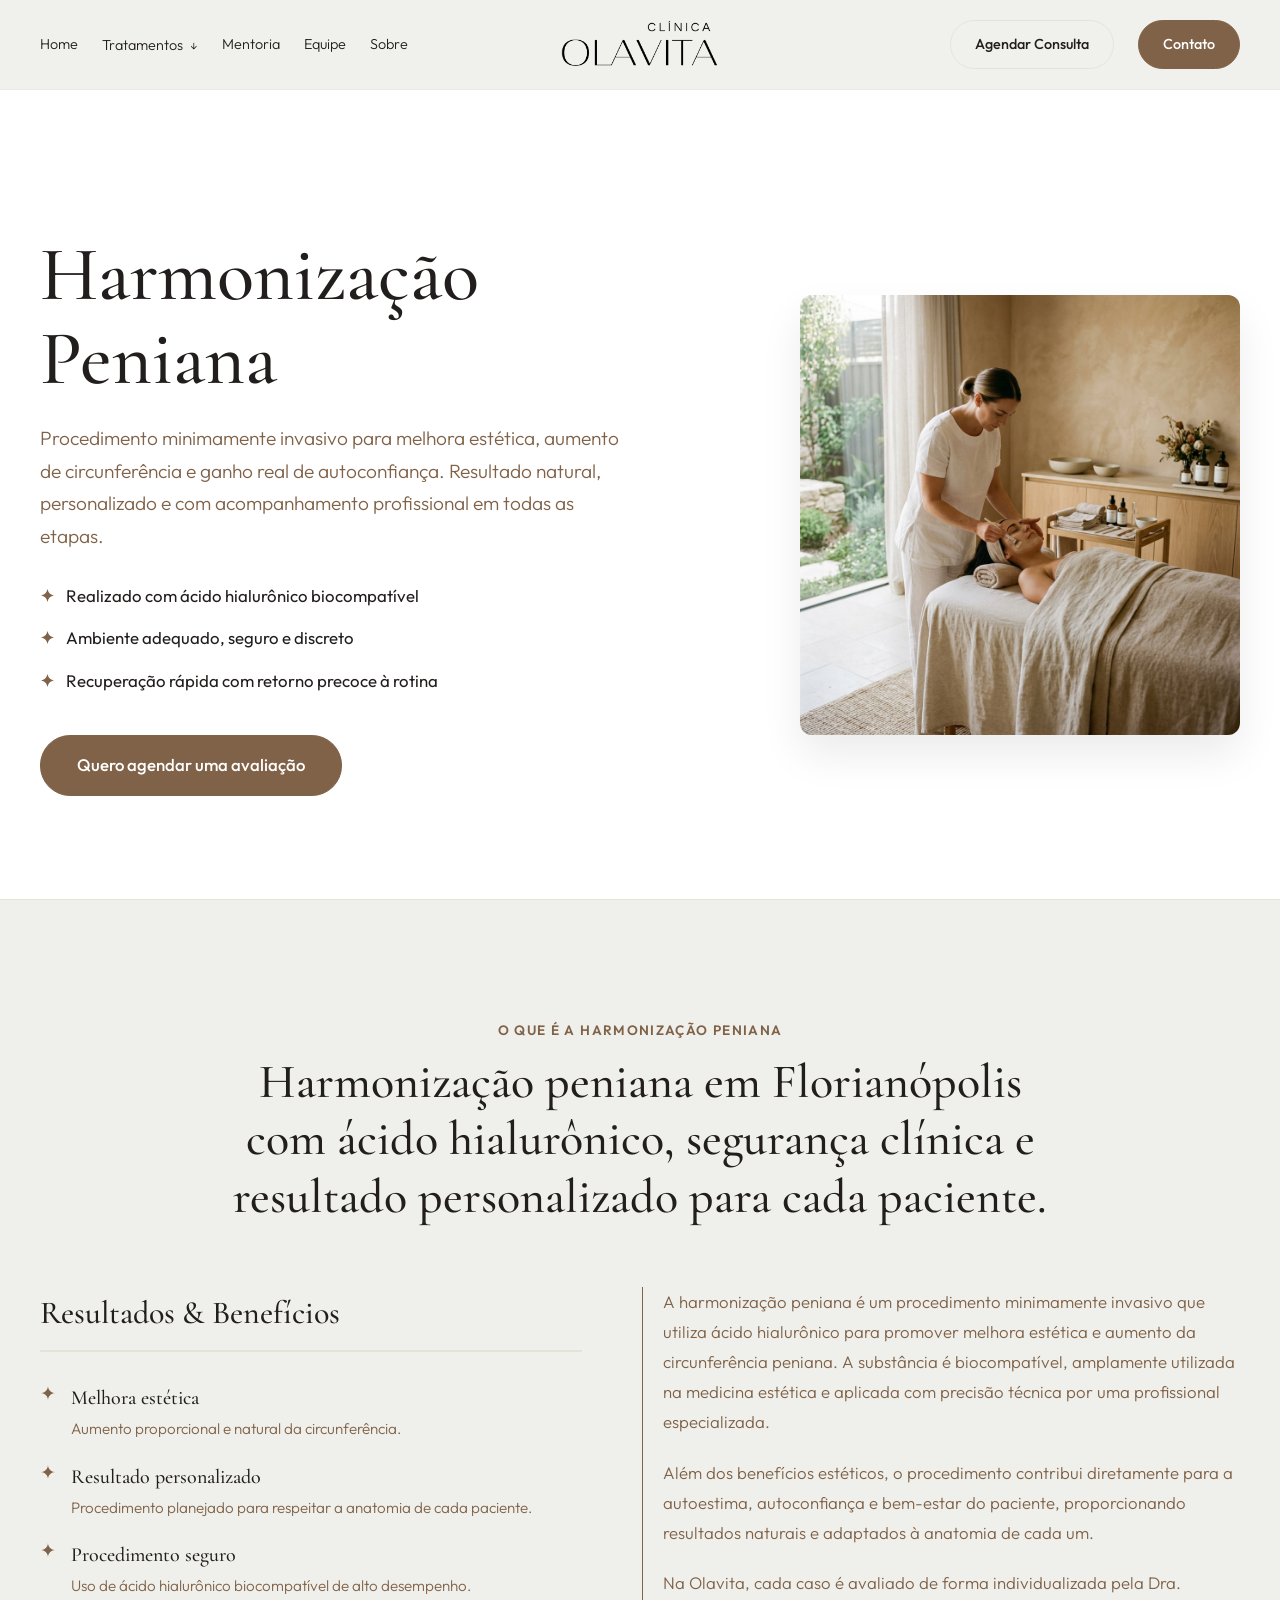
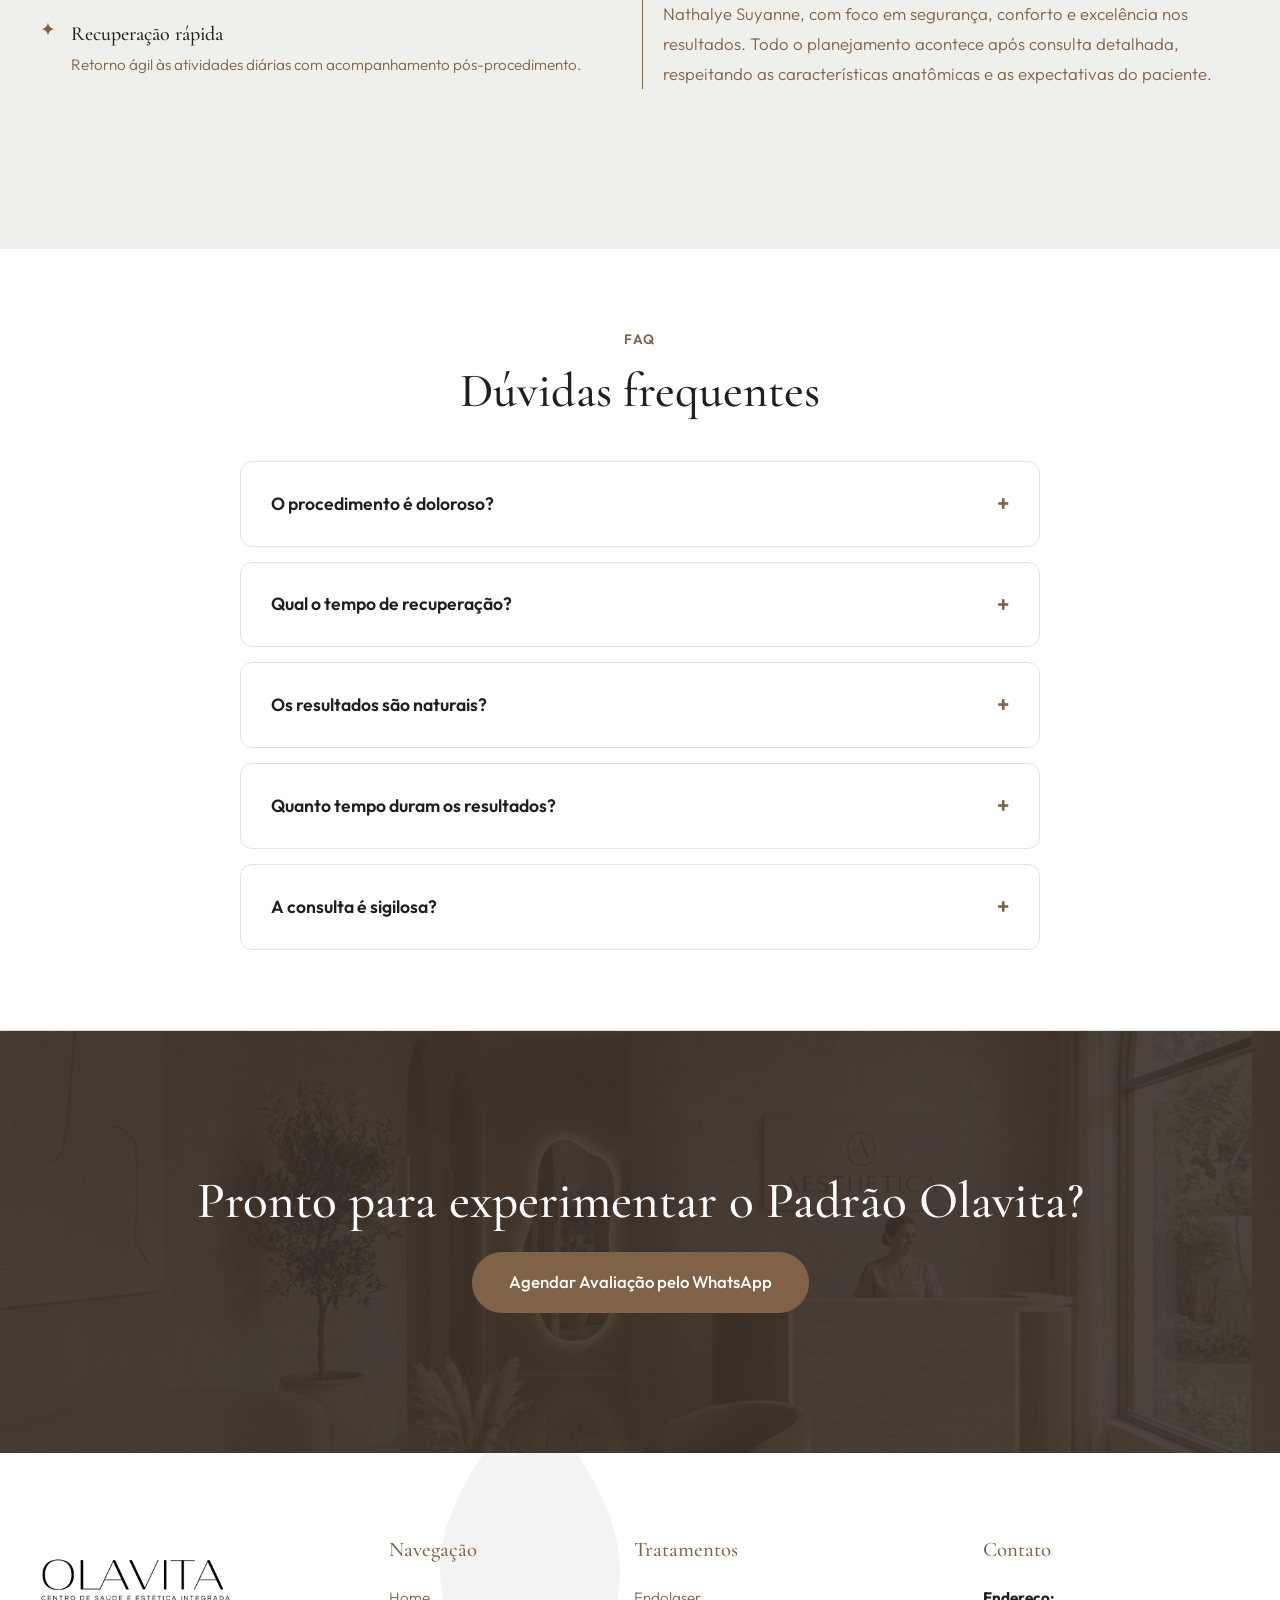
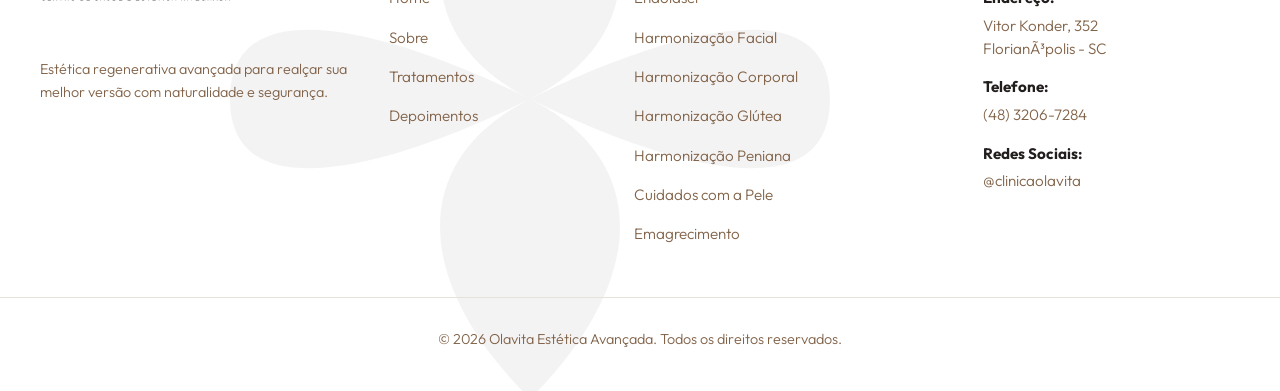
<file: harmonizacao-peniana.html>
﻿<!DOCTYPE html>
<html lang="pt-BR">
<head>
    <meta charset="UTF-8">
    <meta name="viewport" content="width=device-width, initial-scale=1.0">
    <title>Harmonização Peniana - Olavita Estética Regenerativa</title>
    <meta name="description" content="Procedimento minimamente invasivo para melhora estética, aumento de circunferência e ganho real de autoconfiança. Resultado natural, personalizado e com acompanhamento.">
    <link rel="preconnect" href="https://fonts.googleapis.com">
    <link rel="preconnect" href="https://fonts.gstatic.com" crossorigin>
    <link href="https://fonts.googleapis.com/css2?family=Cormorant+Garamond:wght@400;500;600&family=Outfit:wght@300;400;500;600&display=swap" rel="stylesheet">
    <link rel="stylesheet" href="style.css">
    <link rel="icon" type="image/png" href="Favicon.png?v=3">
    <link rel="icon" type="image/svg+xml" href="Favicon.svg?v=3">
</head>
<body class="lp-endolaser-page">

    <nav class="navbar">
        <div class="nav-container">
            <div class="nav-left">
                <a href="index.html#hero" class="nav-link">Home</a>
                <div class="dropdown">
                    <a href="index.html#tratamentos" class="nav-link dropdown-toggle">Tratamentos <span class="arrow">↓</span></a>
                    <div class="dropdown-menu">
                        <a href="endolaser.html">Endolaser</a>
                        <a href="harmonizacao-facial.html">Harmonização Facial</a>
                        <a href="harmonizacao-corporal.html">Harmonização Corporal</a>
                        <a href="harmonizacao-glutea.html">Harmonização Glútea</a>
                        <a href="harmonizacao-peniana.html">Harmonização Peniana</a>
                        <a href="cuidados-pele.html">Cuidados com a Pele</a>
                        <a href="index.html#tratamentos">Emagrecimento</a>
                    </div>
                </div>
                <a href="mentoria.html" class="nav-link">Mentoria</a>
                <a href="equipe.html" class="nav-link">Equipe</a>
                <a href="index.html#apresentacao" class="nav-link">Sobre</a>
            </div>
            
            <a href="index.html#hero" class="brand">
                <img src="OLAVITA.pnginsta.png" alt="Olavita Logo" class="header-logo">
            </a>
            
            <div class="nav-right">
                <a href="https://wa.me/554832067284?text=Ol%C3%A1%2C%20gostaria%20de%20agendar%20uma%20avalia%C3%A7%C3%A3o%20na%20Olavita." target="_blank" class="btn btn-outline">Agendar Consulta</a>
                <a href="index.html#agende" class="btn btn-primary">Contato</a>
            </div>

            <!-- Hamburger Button for Mobile -->
            <button class="hamburger-menu-btn" aria-label="Menu">
                <span class="hamburger-line"></span>
                <span class="hamburger-line"></span>
                <span class="hamburger-line"></span>
            </button>
        </div>

        <!-- Mobile Drawer Navigation -->
        <div class="mobile-drawer">
            <div class="mobile-drawer-content">
                <a href="index.html#hero" class="mobile-nav-link">Home</a>
                <div class="mobile-dropdown">
                    <a href="index.html#tratamentos" class="mobile-nav-link mobile-dropdown-toggle">Tratamentos <span class="arrow">↓</span></a>
                    <div class="mobile-dropdown-menu">
                        <a href="endolaser.html">Endolaser</a>
                        <a href="harmonizacao-facial.html">Harmonização Facial</a>
                        <a href="harmonizacao-corporal.html">Harmonização Corporal</a>
                        <a href="harmonizacao-glutea.html">Harmonização Glútea</a>
                        <a href="harmonizacao-peniana.html">Harmonização Peniana</a>
                        <a href="cuidados-pele.html">Cuidados com a Pele</a>
                        <a href="index.html#tratamentos">Emagrecimento</a>
                    </div>
                </div>
                <a href="mentoria.html" class="mobile-nav-link">Mentoria</a>
                <a href="equipe.html" class="mobile-nav-link">Equipe</a>
                <a href="index.html#apresentacao" class="mobile-nav-link">Sobre</a>
                <a href="https://wa.me/554832067284?text=Ol%C3%A1%2C%20gostaria%20de%20agendar%20uma%20avalia%C3%A7%C3%A3o%20na%20Olavita." target="_blank" class="btn btn-primary mobile-cta">Agendar Consulta</a>
            </div>
        </div>
    </nav>

    <main>
        <!-- LP HERO -->
        <section class="lp-hero">
            <div class="lp-hero-container">
                <div class="lp-hero-content">
                    <h1 class="lp-hero-title">Harmonização Peniana</h1>
                    <p class="lp-hero-lead">
                        Procedimento minimamente invasivo para melhora estética, aumento de circunferência e ganho real de autoconfiança. Resultado natural, personalizado e com acompanhamento profissional em todas as etapas.
                    </p>
                    
                    <div class="lp-hero-bullets">
                        <div class="lp-bullet-item">
                            <span class="bullet-icon">✦</span>
                            <span>Realizado com ácido hialurônico biocompatível</span>
                        </div>
                        <div class="lp-bullet-item">
                            <span class="bullet-icon">✦</span>
                            <span>Ambiente adequado, seguro e discreto</span>
                        </div>
                        <div class="lp-bullet-item">
                            <span class="bullet-icon">✦</span>
                            <span>Recuperação rápida com retorno precoce à rotina</span>
                        </div>
                    </div>

                    <div class="lp-hero-actions">
                        <a href="https://wa.me/554832067284?text=Ol%C3%A1%2C%20gostaria%20de%20agendar%20uma%20avalia%C3%A7%C3%A3o%20de%20Harmoniza%C3%A7%C3%A3o%20Peniana." target="_blank" class="btn btn-primary btn-large">Quero agendar uma avaliação</a>
                    </div>
                </div>
                
                <div class="lp-hero-visual">
                    <div class="lp-visual-frame">
                        <img src="luxury_spa_treatment.png" alt="Harmonização Peniana Olavita" class="lp-visual-image">
                    </div>
                </div>
            </div>
        </section>

        <!-- O QUE É / PROCEDIMENTOS -->
        <section id="sobre" class="lp-workflow-section">
            <div class="container">
                <div class="lp-section-header text-center">
                    <span class="lp-section-tag">O que é a Harmonização Peniana</span>
                    <h2 class="section-title">Harmonização peniana em Florianópolis com ácido hialurônico, segurança clínica e resultado personalizado para cada paciente.</h2>
                </div>

                <div class="lp-about-grid-premium" style="margin-bottom: 40px;">
                    <!-- Left Side: Results / Benefits -->
                    <div class="lp-about-premium-results">
                        <h3>Resultados & Benefícios</h3>
                        <ul class="lp-about-premium-results-list">
                            <li class="lp-about-premium-benefit-item">
                                <span class="bullet-icon">✦</span>
                                <div>
                                    <strong>Melhora estética</strong>
                                    <span>Aumento proporcional e natural da circunferência.</span>
                                </div>
                            </li>
                            <li class="lp-about-premium-benefit-item">
                                <span class="bullet-icon">✦</span>
                                <div>
                                    <strong>Resultado personalizado</strong>
                                    <span>Procedimento planejado para respeitar a anatomia de cada paciente.</span>
                                </div>
                            </li>
                            <li class="lp-about-premium-benefit-item">
                                <span class="bullet-icon">✦</span>
                                <div>
                                    <strong>Procedimento seguro</strong>
                                    <span>Uso de ácido hialurônico biocompatível de alto desempenho.</span>
                                </div>
                            </li>
                            <li class="lp-about-premium-benefit-item">
                                <span class="bullet-icon">✦</span>
                                <div>
                                    <strong>Recuperação rápida</strong>
                                    <span>Retorno ágil às atividades diárias com acompanhamento pós-procedimento.</span>
                                </div>
                            </li>
                        </ul>
                    </div>

                    <!-- Right Side: Explanation -->
                    <div class="lp-about-premium-explanation">
                        <p>A harmonização peniana é um procedimento minimamente invasivo que utiliza ácido hialurônico para promover melhora estética e aumento da circunferência peniana. A substância é biocompatível, amplamente utilizada na medicina estética e aplicada com precisão técnica por uma profissional especializada.</p>
                        <p>Além dos benefícios estéticos, o procedimento contribui diretamente para a autoestima, autoconfiança e bem-estar do paciente, proporcionando resultados naturais e adaptados à anatomia de cada um.</p>
                        <p>Na Olavita, cada caso é avaliado de forma individualizada pela Dra. Nathalye Suyanne, com foco em segurança, conforto e excelência nos resultados. Todo o planejamento acontece após consulta detalhada, respeitando as características anatômicas e as expectativas do paciente.</p>
                    </div>
                </div>
            </div>
        </section>

        <!-- FAQ -->
        <section id="faq" class="lp-faq-section" style="padding: 80px 0; background: #fff;">
            <div class="container">
                <div class="lp-section-header text-center" style="margin-bottom: 40px;">
                    <span class="lp-section-tag">FAQ</span>
                    <h2 class="section-title">Dúvidas frequentes</h2>
                </div>

                <div class="lp-faq-list" style="max-width: 800px; margin: 0 auto;">
                    <div class="lp-faq-item">
                        <div class="faq-question">O procedimento é doloroso?</div>
                        <div class="faq-answer">Não. A harmonização peniana é realizada com anestesia local, garantindo conforto e segurança durante toda a aplicação.</div>
                    </div>
                    <div class="lp-faq-item">
                        <div class="faq-question">Qual o tempo de recuperação?</div>
                        <div class="faq-answer">A recuperação é rápida. O paciente pode retornar às atividades cotidianas em poucos dias, seguindo as orientações da profissional responsável.</div>
                    </div>
                    <div class="lp-faq-item">
                        <div class="faq-question">Os resultados são naturais?</div>
                        <div class="faq-answer">Sim. O ácido hialurônico é uma substância biocompatível que se integra ao tecido de forma natural, entregando um resultado proporcional à anatomia de cada paciente.</div>
                    </div>
                    <div class="lp-faq-item">
                        <div class="faq-question">Quanto tempo duram os resultados?</div>
                        <div class="faq-answer">A durabilidade varia conforme o metabolismo de cada paciente e o volume aplicado. Na consulta de avaliação, a Dra. Nathalye orienta sobre a expectativa de duração e o protocolo de manutenção ideal.</div>
                    </div>
                    <div class="lp-faq-item">
                        <div class="faq-question">A consulta é sigilosa?</div>
                        <div class="faq-answer">Sim. Todo o atendimento na Olavita é realizado com total discrição e respeito à privacidade do paciente, em todas as etapas.</div>
                    </div>
                </div>
            </div>
        </section>

        <!-- CTA FINAL -->
        <section class="lp-final-cta-section">
            <div class="container text-center">
                <h2 class="section-title">Pronto para experimentar o Padrão Olavita?</h2>
                <a href="https://wa.me/554832067284?text=Ol%C3%A1%2C%20gostaria%20de%20agendar%20uma%20avalia%C3%A7%C3%A3o%20de%20Harmoniza%C3%A7%C3%A3o%20Peniana%20na%20Olavita." target="_blank" class="btn btn-primary btn-large">Agendar Avaliação pelo WhatsApp</a>
            </div>
        </section>
    </main>

    <footer class="footer">
        <div class="container footer-grid">
            <div class="footer-col footer-brand-col">
                <a href="index.html#hero"><img src="OLAVITA.png" alt="Olavita Logo" class="footer-logo"></a>
                <p class="footer-desc">Estética regenerativa avançada para realçar sua melhor versão com naturalidade e segurança.</p>
            </div>
            <div class="footer-col">
                <h4>Navegação</h4>
                <a href="index.html#hero">Home</a>
                <a href="index.html#apresentacao">Sobre</a>
                <a href="index.html#tratamentos">Tratamentos</a>
                <a href="index.html#depoimentos">Depoimentos</a>
            </div>
            <div class="footer-col">
                <h4>Tratamentos</h4>
                <a href="endolaser.html">Endolaser</a>
                <a href="harmonizacao-facial.html">Harmonização Facial</a>
                <a href="harmonizacao-corporal.html">Harmonização Corporal</a>
                <a href="harmonizacao-glutea.html">Harmonização Glútea</a>
                <a href="harmonizacao-peniana.html">Harmonização Peniana</a>
                <a href="cuidados-pele.html">Cuidados com a Pele</a>
                <a href="index.html#tratamentos">Emagrecimento</a>
            </div>
            <div class="footer-col">
                <h4>Contato</h4>
                <div class="footer-contact-item">
                    <strong>Endereço:</strong>
                    <p>Vitor Konder, 352<br>FlorianÃ³polis - SC</p>
                </div>
                <div class="footer-contact-item">
                    <strong>Telefone:</strong>
                    <p><a href="https://wa.me/554832067284" target="_blank">(48) 3206-7284</a></p>
                </div>
                <div class="footer-contact-item">
                    <strong>Redes Sociais:</strong>
                    <p><a href="https://instagram.com/clinicaolavita" target="_blank">@clinicaolavita</a></p>
                </div>
            </div>
        </div>
        <div class="container footer-bottom">
            <p>&copy; 2026 Olavita Estética Avançada. Todos os direitos reservados.</p>
        </div>
    </footer>

    <script>
        document.addEventListener('DOMContentLoaded', () => {
            // Smooth scrolling
            document.querySelectorAll('a[href^="#"]').forEach(anchor => {
                anchor.addEventListener('click', function (e) {
                    const targetId = this.getAttribute('href');
                    if(targetId === '#') return;
                    
                    const targetElement = document.querySelector(targetId);
                    if (targetElement) {
                        e.preventDefault();
                        targetElement.scrollIntoView({
                            behavior: 'smooth',
                            block: 'start'
                        });
                    }
                });
            });

            // Mobile Drawer Toggle
            const hamburgerBtn = document.querySelector('.hamburger-menu-btn');
            const mobileDrawer = document.querySelector('.mobile-drawer');

            if (hamburgerBtn && mobileDrawer) {
                hamburgerBtn.addEventListener('click', () => {
                    hamburgerBtn.classList.toggle('active');
                    mobileDrawer.classList.toggle('active');
                    document.body.classList.toggle('no-scroll');
                });

                mobileDrawer.querySelectorAll('a').forEach(link => {
                    link.addEventListener('click', () => {
                        hamburgerBtn.classList.remove('active');
                        mobileDrawer.classList.remove('active');
                        document.body.classList.remove('no-scroll');
                    });
                });
            }

            // Simple Accordion Interaction for LP FAQ
            const faqItems = document.querySelectorAll('.lp-faq-item');
            faqItems.forEach(item => {
                const question = item.querySelector('.faq-question');
                if(question) {
                    question.addEventListener('click', () => {
                        const isActive = item.classList.contains('active');
                        faqItems.forEach(otherItem => {
                            otherItem.classList.remove('active');
                        });
                        if(!isActive) {
                            item.classList.add('active');
                        }
                    });
                }
            });
        });
    </script>
</body>
</html>
</file>
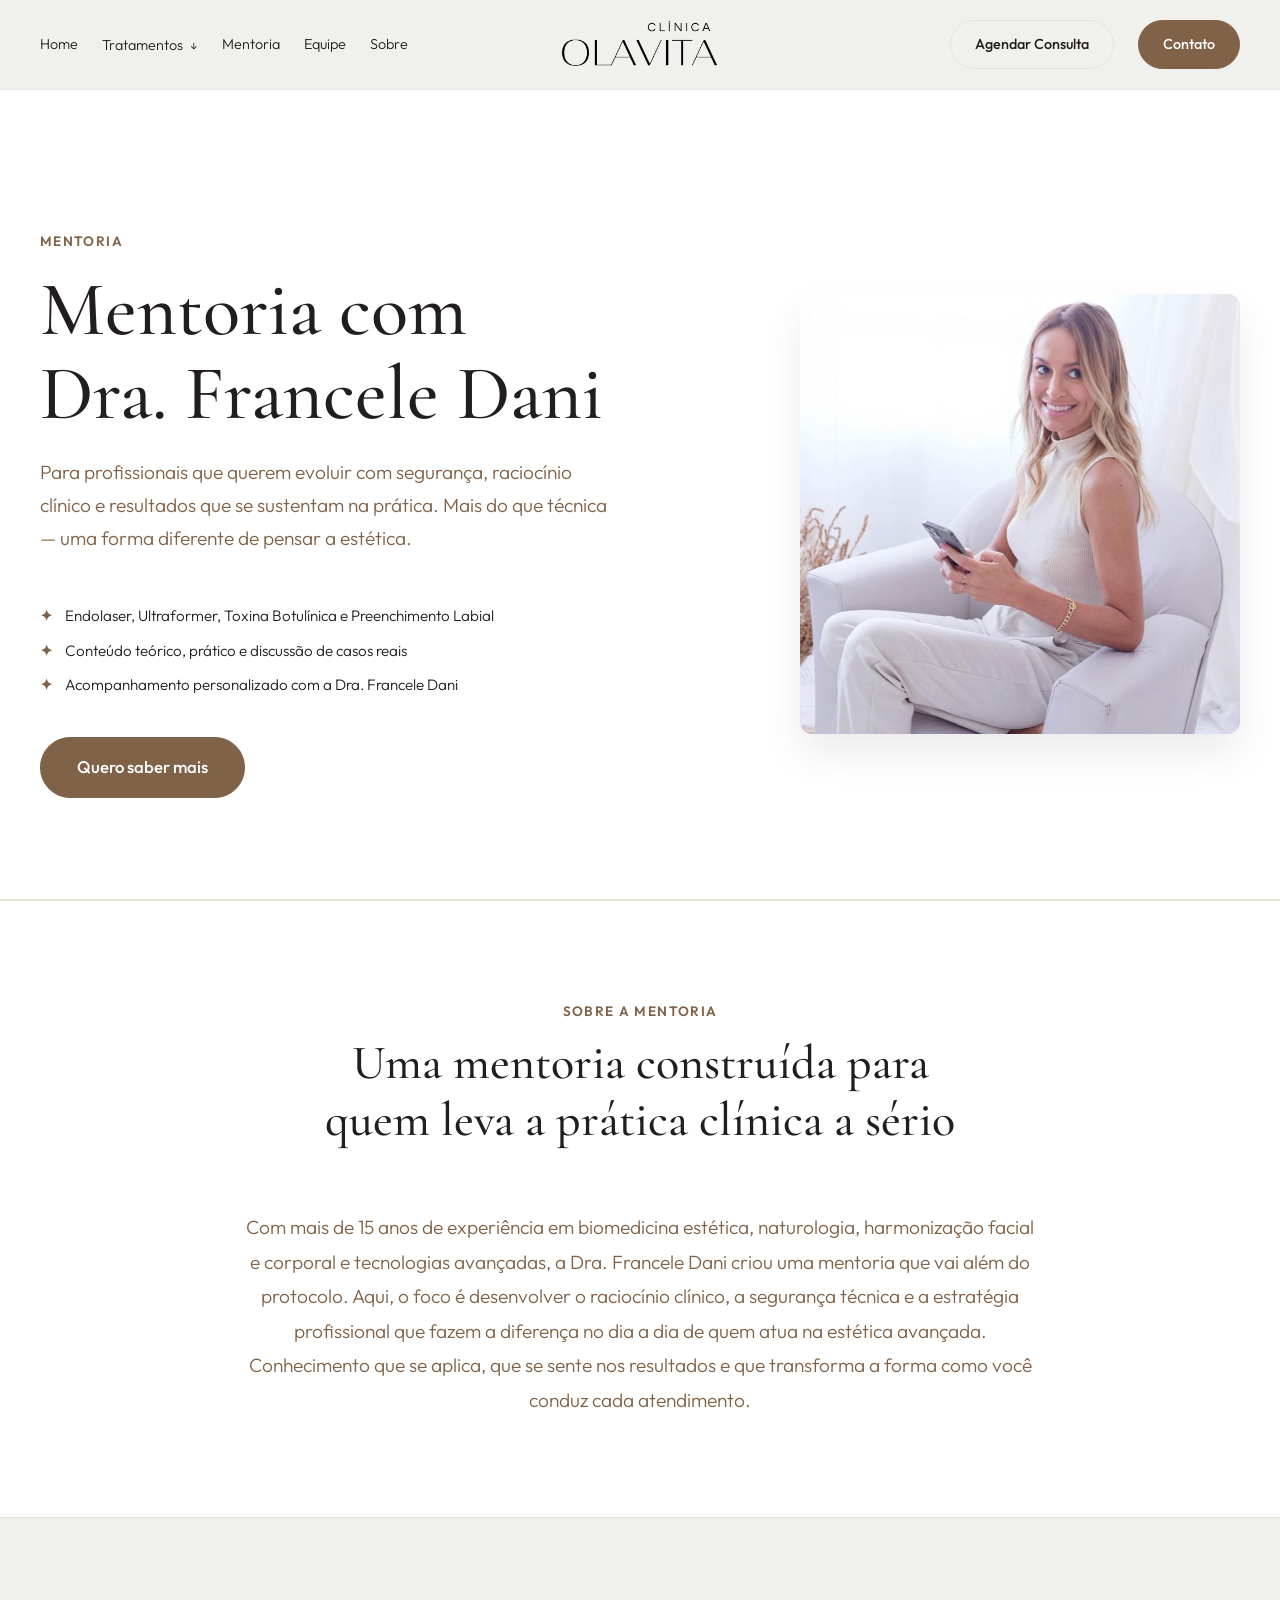
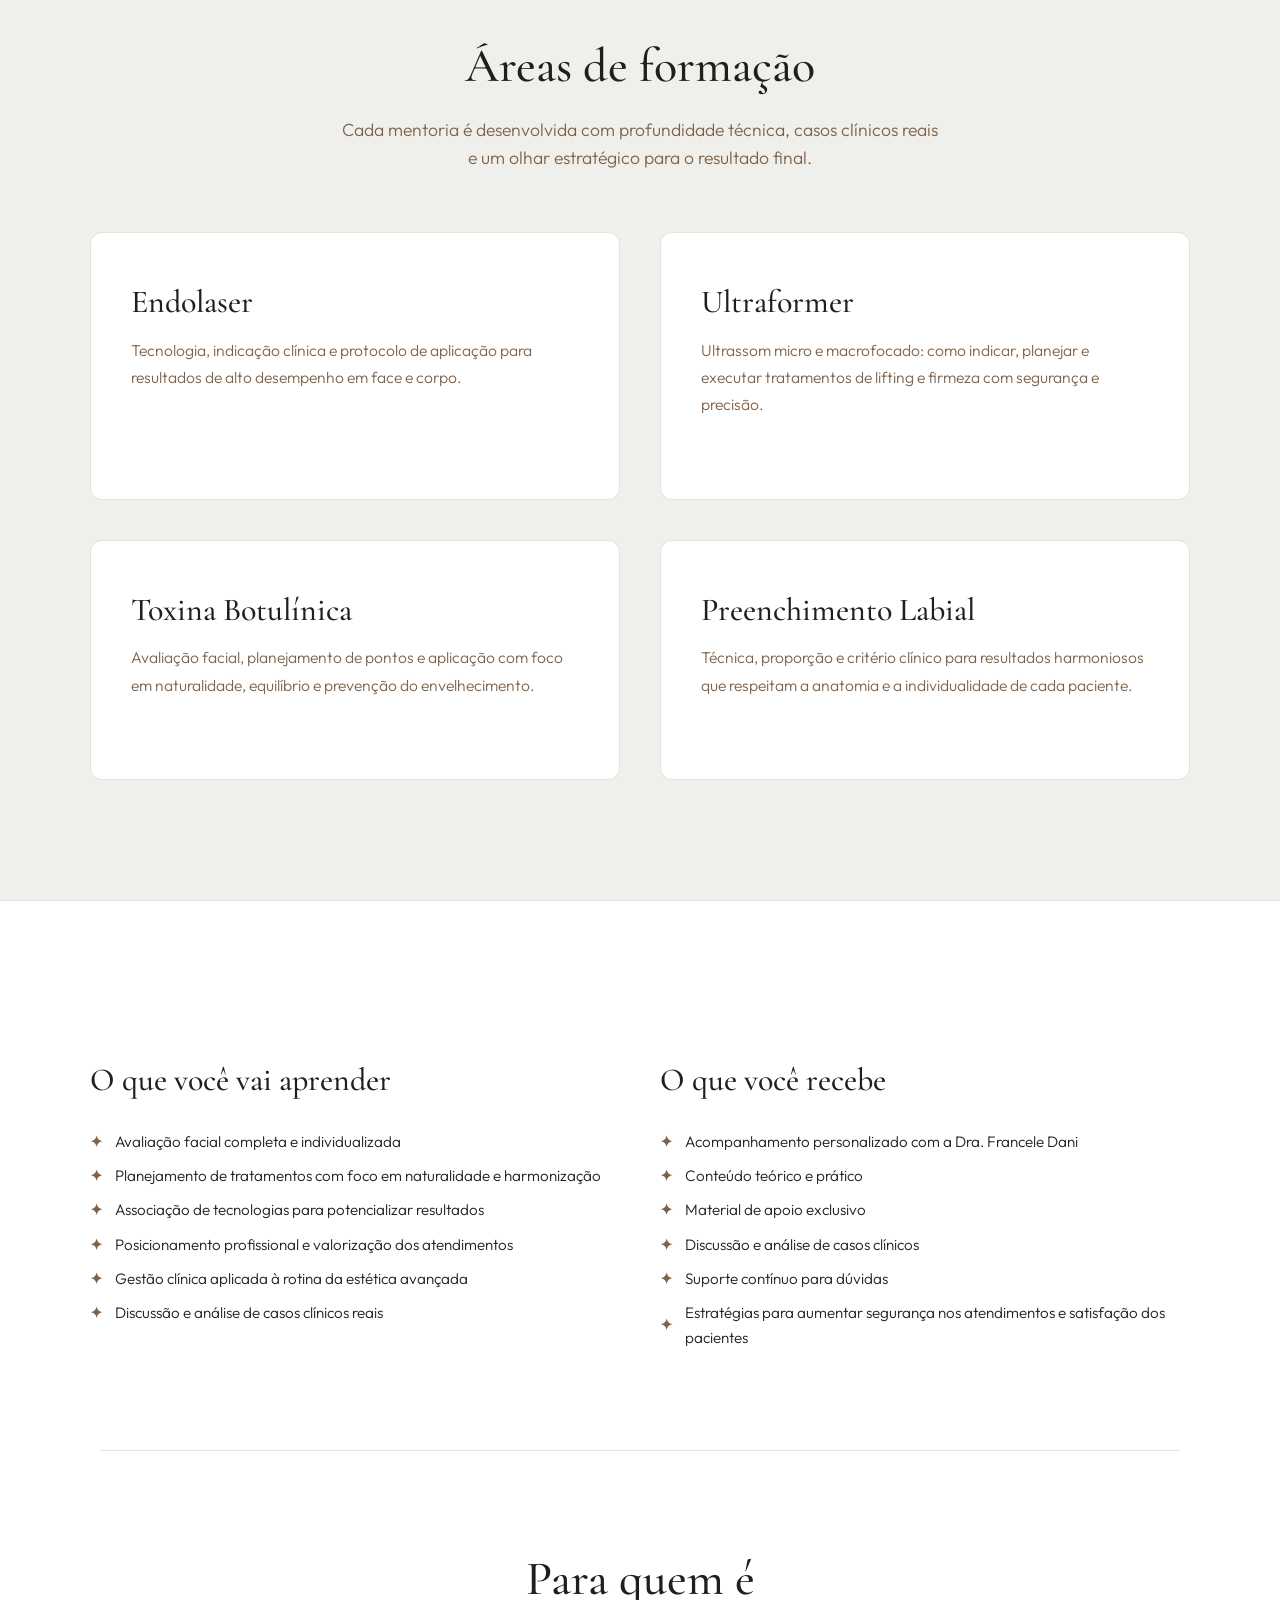
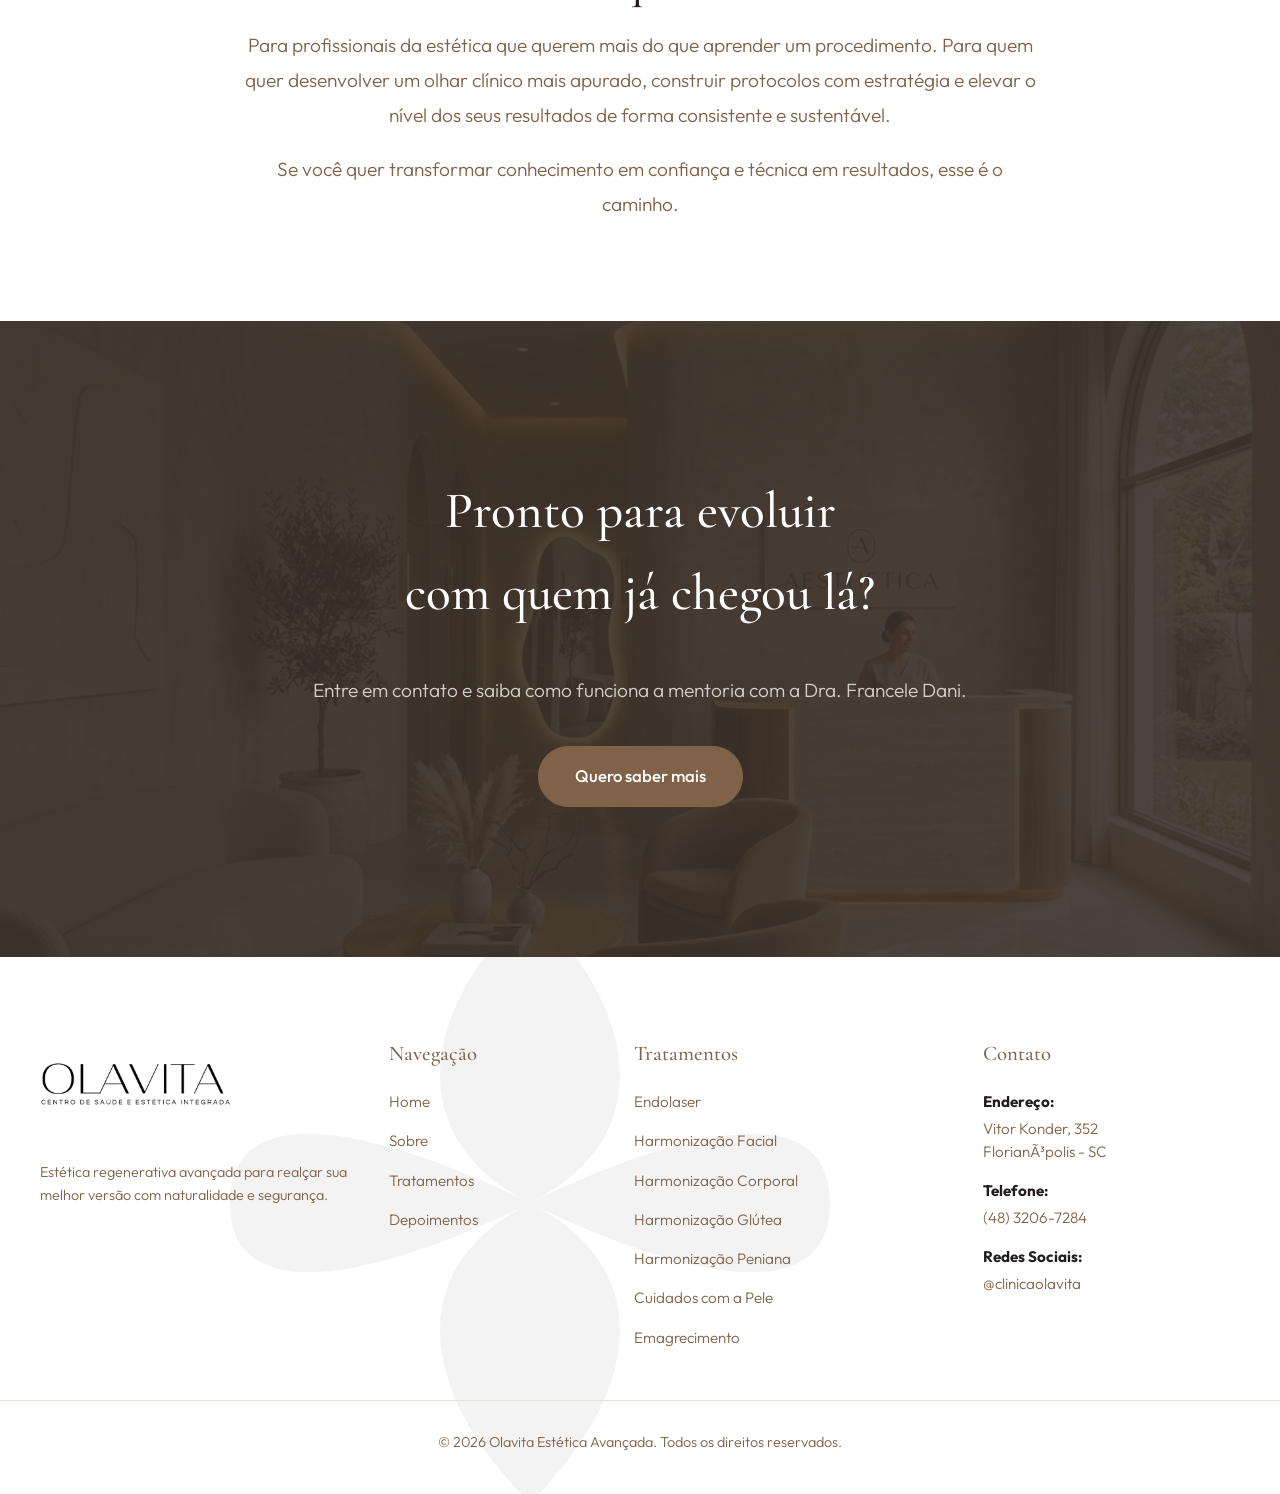
<file: mentoria.html>
<!DOCTYPE html>
<html lang="pt-BR">
<head>
    <meta charset="UTF-8">
    <meta name="viewport" content="width=device-width, initial-scale=1.0">
    <title>Mentoria com Dra. Francele Dani - Olavita</title>
    <meta name="description" content="Mentoria para profissionais que querem evoluir com segurança, raciocínio clínico e resultados que se sustentam na prática.">
    <link rel="preconnect" href="https://fonts.googleapis.com">
    <link rel="preconnect" href="https://fonts.gstatic.com" crossorigin>
    <link href="https://fonts.googleapis.com/css2?family=Cormorant+Garamond:wght@400;500;600&family=Outfit:wght@300;400;500;600&display=swap" rel="stylesheet">
    <link rel="stylesheet" href="style.css">
    <link rel="icon" type="image/png" href="Favicon.png?v=3">
    <link rel="icon" type="image/svg+xml" href="Favicon.svg?v=3">
</head>
<body class="lp-endolaser-page">

    <nav class="navbar">
        <div class="nav-container">
            <div class="nav-left">
                <a href="index.html#hero" class="nav-link">Home</a>
                <div class="dropdown">
                    <a href="index.html#tratamentos" class="nav-link dropdown-toggle">Tratamentos <span class="arrow">↓</span></a>
                    <div class="dropdown-menu">
                        <a href="endolaser.html">Endolaser</a>
                        <a href="harmonizacao-facial.html">Harmonização Facial</a>
                        <a href="harmonizacao-corporal.html">Harmonização Corporal</a>
                        <a href="harmonizacao-glutea.html">Harmonização Glútea</a>
                        <a href="harmonizacao-peniana.html">Harmonização Peniana</a>
                        <a href="cuidados-pele.html">Cuidados com a Pele</a>
                        <a href="index.html#tratamentos">Emagrecimento</a>
                    </div>
                </div>
                <a href="mentoria.html" class="nav-link">Mentoria</a>
                <a href="equipe.html" class="nav-link">Equipe</a>
                <a href="index.html#apresentacao" class="nav-link">Sobre</a>
            </div>
            
            <a href="index.html#hero" class="brand">
                <img src="OLAVITA.pnginsta.png" alt="Olavita Logo" class="header-logo">
            </a>
            
            <div class="nav-right">
                <a href="https://wa.me/554832067284?text=Ol%C3%A1%2C%20gostaria%20de%20agendar%20uma%20avalia%C3%A7%C3%A3o%20na%20Olavita." target="_blank" class="btn btn-outline">Agendar Consulta</a>
                <a href="index.html#agende" class="btn btn-primary">Contato</a>
            </div>

            <!-- Hamburger Button for Mobile -->
            <button class="hamburger-menu-btn" aria-label="Menu">
                <span class="hamburger-line"></span>
                <span class="hamburger-line"></span>
                <span class="hamburger-line"></span>
            </button>
        </div>

        <!-- Mobile Drawer Navigation -->
        <div class="mobile-drawer">
            <div class="mobile-drawer-content">
                <a href="index.html#hero" class="mobile-nav-link">Home</a>
                <div class="mobile-dropdown">
                    <a href="index.html#tratamentos" class="mobile-nav-link mobile-dropdown-toggle">Tratamentos <span class="arrow">↓</span></a>
                    <div class="mobile-dropdown-menu">
                        <a href="endolaser.html">Endolaser</a>
                        <a href="harmonizacao-facial.html">Harmonização Facial</a>
                        <a href="harmonizacao-corporal.html">Harmonização Corporal</a>
                        <a href="harmonizacao-glutea.html">Harmonização Glútea</a>
                        <a href="harmonizacao-peniana.html">Harmonização Peniana</a>
                        <a href="cuidados-pele.html">Cuidados com a Pele</a>
                        <a href="index.html#tratamentos">Emagrecimento</a>
                    </div>
                </div>
                <a href="mentoria.html" class="mobile-nav-link">Mentoria</a>
                <a href="equipe.html" class="mobile-nav-link">Equipe</a>
                <a href="index.html#apresentacao" class="mobile-nav-link">Sobre</a>
                <a href="https://wa.me/554832067284?text=Ol%C3%A1%2C%20gostaria%20de%20agendar%20uma%20avalia%C3%A7%C3%A3o%20na%20Olavita." target="_blank" class="btn btn-primary mobile-cta">Agendar Consulta</a>
            </div>
        </div>
    </nav>

    <main>
        <!-- LP HERO -->
        <section class="lp-hero">
            <div class="lp-hero-container">
                <div class="lp-hero-content">
                    <span class="lp-section-tag" style="margin-bottom: 15px;">Mentoria</span>
                    <h1 class="lp-hero-title">Mentoria com Dra. Francele Dani</h1>
                    <p class="lp-hero-lead">
                        Para profissionais que querem evoluir com segurança, raciocínio clínico e resultados que se sustentam na prática. Mais do que técnica — uma forma diferente de pensar a estética.
                    </p>
                    
                    <ul class="lp-procedure-benefits-list" style="margin-top: 20px; font-size: 1.1rem;">
                        <li class="lp-benefit-bullet-item"><span class="bullet-icon">✦</span><span>Endolaser, Ultraformer, Toxina Botulínica e Preenchimento Labial</span></li>
                        <li class="lp-benefit-bullet-item"><span class="bullet-icon">✦</span><span>Conteúdo teórico, prático e discussão de casos reais</span></li>
                        <li class="lp-benefit-bullet-item"><span class="bullet-icon">✦</span><span>Acompanhamento personalizado com a Dra. Francele Dani</span></li>
                    </ul>
                    
                    <div class="lp-hero-actions" style="margin-top: 40px;">
                        <a href="https://wa.me/554832067284?text=Ol%C3%A1%2C%20gostaria%20de%20saber%20mais%20sobre%20a%20Mentoria%20com%20a%20Dra.%20Francele." target="_blank" class="btn btn-primary btn-large">Quero saber mais</a>
                    </div>
                </div>
                
                <div class="lp-hero-visual">
                    <div class="lp-visual-frame">
                        <img src="Francele Dani.jpeg" alt="Mentoria com Dra. Francele Dani" class="lp-visual-image">
                    </div>
                </div>
            </div>
        </section>

        <!-- SOBRE A MENTORIA -->
        <section class="team-clinical-section" style="padding: 100px 0; background-color: var(--card-bg); border-top: 1px solid var(--border-color); border-bottom: 1px solid var(--border-color);">
            <div class="container">
                <div class="lp-section-header text-center" style="margin-bottom: 60px;">
                    <span class="lp-section-tag">Sobre a Mentoria</span>
                    <h2 class="section-title">Uma mentoria construída para quem leva a prática clínica a sério</h2>
                </div>
                <div style="margin-top: 0;">
                    <div style="max-width: 800px; margin: 0 auto; text-align: center; font-size: 1.2rem; line-height: 1.8; color: var(--text-muted);">
                        <p>Com mais de 15 anos de experiência em biomedicina estética, naturologia, harmonização facial e corporal e tecnologias avançadas, a Dra. Francele Dani criou uma mentoria que vai além do protocolo. Aqui, o foco é desenvolver o raciocínio clínico, a segurança técnica e a estratégia profissional que fazem a diferença no dia a dia de quem atua na estética avançada. Conhecimento que se aplica, que se sente nos resultados e que transforma a forma como você conduz <span style="white-space: nowrap;">cada atendimento.</span></p>
                    </div>
                </div>
            </div>
        </section>

        <!-- ÁREAS DE FORMAÇÃO -->
        <section class="lp-workflow-section">
            <div class="container">
                <div class="lp-section-header text-center">
                    <h2 class="section-title">Áreas de formação</h2>
                    <p class="lp-section-desc">Cada mentoria é desenvolvida com profundidade técnica, casos clínicos reais e um olhar estratégico para o resultado final.</p>
                </div>

                <div class="lp-procedures-grid-2">
                    <div class="lp-procedure-card-premium">
                        <h3 class="lp-procedure-card-title">Endolaser</h3>
                        <p class="lp-procedure-card-text">Tecnologia, indicação clínica e protocolo de aplicação para resultados de alto desempenho em face e corpo.</p>
                    </div>
                    <div class="lp-procedure-card-premium">
                        <h3 class="lp-procedure-card-title">Ultraformer</h3>
                        <p class="lp-procedure-card-text">Ultrassom micro e macrofocado: como indicar, planejar e executar tratamentos de lifting e firmeza com segurança e precisão.</p>
                    </div>
                    <div class="lp-procedure-card-premium">
                        <h3 class="lp-procedure-card-title">Toxina Botulínica</h3>
                        <p class="lp-procedure-card-text">Avaliação facial, planejamento de pontos e aplicação com foco em naturalidade, equilíbrio e prevenção do envelhecimento.</p>
                    </div>
                    <div class="lp-procedure-card-premium">
                        <h3 class="lp-procedure-card-title">Preenchimento Labial</h3>
                        <p class="lp-procedure-card-text">Técnica, proporção e critério clínico para resultados harmoniosos que respeitam a anatomia e a individualidade de cada paciente.</p>
                    </div>
                </div>
            </div>
        </section>

        <!-- O QUE VOCÊ VAI APRENDER / RECEBER -->
        <section class="team-clinical-section" style="padding: 100px 0; background-color: var(--card-bg); border-top: 1px solid var(--border-color);">
            <div class="container">
                <div class="lp-procedures-grid-2" style="align-items: start;">
                    <div class="lp-procedure-card-premium no-hover" style="background: transparent; border: none; padding: 0;">
                        <h3 class="lp-procedure-card-title" style="margin-bottom: 30px;">O que você vai aprender</h3>
                        <ul class="lp-procedure-benefits-list">
                            <li class="lp-benefit-bullet-item"><span class="bullet-icon">✦</span><span>Avaliação facial completa e individualizada</span></li>
                            <li class="lp-benefit-bullet-item"><span class="bullet-icon">✦</span><span>Planejamento de tratamentos com foco em naturalidade e harmonização</span></li>
                            <li class="lp-benefit-bullet-item"><span class="bullet-icon">✦</span><span>Associação de tecnologias para potencializar resultados</span></li>
                            <li class="lp-benefit-bullet-item"><span class="bullet-icon">✦</span><span>Posicionamento profissional e valorização dos atendimentos</span></li>
                            <li class="lp-benefit-bullet-item"><span class="bullet-icon">✦</span><span>Gestão clínica aplicada à rotina da estética avançada</span></li>
                            <li class="lp-benefit-bullet-item"><span class="bullet-icon">✦</span><span>Discussão e análise de casos clínicos reais</span></li>
                        </ul>
                    </div>
                    <div class="lp-procedure-card-premium no-hover" style="background: transparent; border: none; padding: 0;">
                        <h3 class="lp-procedure-card-title" style="margin-bottom: 30px;">O que você recebe</h3>
                        <ul class="lp-procedure-benefits-list">
                            <li class="lp-benefit-bullet-item"><span class="bullet-icon">✦</span><span>Acompanhamento personalizado com a Dra. Francele Dani</span></li>
                            <li class="lp-benefit-bullet-item"><span class="bullet-icon">✦</span><span>Conteúdo teórico e prático</span></li>
                            <li class="lp-benefit-bullet-item"><span class="bullet-icon">✦</span><span>Material de apoio exclusivo</span></li>
                            <li class="lp-benefit-bullet-item"><span class="bullet-icon">✦</span><span>Discussão e análise de casos clínicos</span></li>
                            <li class="lp-benefit-bullet-item"><span class="bullet-icon">✦</span><span>Suporte contínuo para dúvidas</span></li>
                            <li class="lp-benefit-bullet-item"><span class="bullet-icon">✦</span><span>Estratégias para aumentar segurança nos atendimentos e satisfação dos pacientes</span></li>
                        </ul>
                    </div>
                </div>
            </div>
        </section>

        <!-- PARA QUEM É -->
        <section class="lp-workflow-section" style="background-color: var(--card-bg); padding: 0 0 100px 0;">
            <div style="padding: 0 100px;">
                <div style="border-top: 1px solid var(--border-color); width: 100%;"></div>
            </div>
            <div class="container text-center" style="padding-top: 100px;">
                <div class="lp-section-header">
                    <h2 class="section-title">Para quem é</h2>
                </div>
                <div style="max-width: 800px; margin: 0 auto; font-size: 1.2rem; color: var(--text-muted); line-height: 1.8;">
                    <p style="margin-bottom: 20px;">Para profissionais da estética que querem mais do que aprender um procedimento. Para quem quer desenvolver um olhar clínico mais apurado, construir protocolos com estratégia e elevar o nível dos seus resultados de forma consistente e sustentável.</p>
                    <p>Se você quer transformar conhecimento em confiança e técnica em resultados, esse é o caminho.</p>
                </div>
            </div>
        </section>

        <!-- CTA FINAL -->
        <section class="cta-section">
            <div class="cta-container text-center">
                <h2 class="cta-title">Pronto para evoluir com quem já chegou lá?</h2>
                <p style="color: var(--border-color); margin-bottom: 40px; font-size: 1.2rem; opacity: 0.9;">Entre em contato e saiba como funciona a mentoria com a Dra. Francele Dani.</p>
                <a href="https://wa.me/554832067284?text=Ol%C3%A1%2C%20gostaria%20de%20saber%20mais%20sobre%20a%20Mentoria%20com%20a%20Dra.%20Francele." target="_blank" class="btn btn-primary btn-large pulse-animation">Quero saber mais</a>
            </div>
        </section>

    </main>

    <footer class="footer">
        <div class="container footer-grid">
            <div class="footer-col footer-brand-col">
                <a href="index.html#hero"><img src="OLAVITA.png" alt="Olavita Logo" class="footer-logo"></a>
                <p class="footer-desc">Estética regenerativa avançada para realçar sua melhor versão com naturalidade e segurança.</p>
            </div>
            <div class="footer-col">
                <h4>Navegação</h4>
                <a href="index.html#hero">Home</a>
                <a href="index.html#apresentacao">Sobre</a>
                <a href="index.html#tratamentos">Tratamentos</a>
                <a href="index.html#depoimentos">Depoimentos</a>
            </div>
            <div class="footer-col">
                <h4>Tratamentos</h4>
                <a href="endolaser.html">Endolaser</a>
                <a href="harmonizacao-facial.html">Harmonização Facial</a>
                <a href="harmonizacao-corporal.html">Harmonização Corporal</a>
                <a href="harmonizacao-glutea.html">Harmonização Glútea</a>
                <a href="harmonizacao-peniana.html">Harmonização Peniana</a>
                <a href="cuidados-pele.html">Cuidados com a Pele</a>
                <a href="index.html#tratamentos">Emagrecimento</a>
            </div>
            <div class="footer-col">
                <h4>Contato</h4>
                <div class="footer-contact-item">
                    <strong>Endereço:</strong>
                    <p>Vitor Konder, 352<br>FlorianÃ³polis - SC</p>
                </div>
                <div class="footer-contact-item">
                    <strong>Telefone:</strong>
                    <p><a href="https://wa.me/554832067284" target="_blank">(48) 3206-7284</a></p>
                </div>
                <div class="footer-contact-item">
                    <strong>Redes Sociais:</strong>
                    <p><a href="https://instagram.com/clinicaolavita" target="_blank">@clinicaolavita</a></p>
                </div>
            </div>
        </div>
        <div class="container footer-bottom">
            <p>&copy; 2026 Olavita Estética Avançada. Todos os direitos reservados.</p>
        </div>
    </footer>

    <script src="script.js"></script>
</body>
</html>
</file>
<file: style.css>
:root {
    /* Color Palette */
    --bg-color: #eff0eb;
    --text-main: #221e1d;
    --text-muted: #806248;
    --accent-color: #806248;
    --accent-hover: #221e1d;
    --border-color: #e5e2d9;
    --card-bg: #FFFFFF;
    --gold-color: #dfd0bb;
    
    /* Typography */
    --font-heading: 'Fromage', 'Cormorant Garamond', serif;
    --font-body: 'Outfit', sans-serif;
    
    /* Spacing & Sizes */
    --nav-height: 90px;
    --border-radius: 12px;
    --border-radius-arch: 200px 200px 12px 12px;
}

html {
    scroll-behavior: smooth;
    scroll-padding-top: var(--nav-height);
}

* {
    margin: 0;
    padding: 0;
    box-sizing: border-box;
}

body {
    font-family: var(--font-body);
    background-color: var(--bg-color);
    color: var(--text-main);
    line-height: 1.6;
    font-weight: 300; /* Outfit Light */
    -webkit-font-smoothing: antialiased;
}

a {
    text-decoration: none;
    color: inherit;
}

/* Typography */
h1, h2, h3, .brand {
    font-family: var(--font-heading);
    font-weight: 500;
    text-wrap: balance;
}

p {
    color: var(--text-muted);
}

.text-center { text-align: center; }

/* Buttons */
.btn {
    display: inline-block;
    padding: 12px 24px;
    border-radius: 30px;
    font-size: 0.9rem;
    font-weight: 500;
    transition: all 0.3s ease;
    cursor: pointer;
}

.btn-primary {
    background-color: var(--accent-color);
    color: #fff;
    border: 1px solid var(--accent-color);
}

.btn-primary:hover {
    background-color: var(--accent-hover);
    border-color: var(--accent-hover);
}

.btn-outline {
    background-color: transparent;
    color: var(--text-main);
    border: 1px solid var(--border-color);
}

.btn-outline:hover {
    border-color: var(--accent-color);
    color: var(--accent-color);
}

.btn-text {
    background: none;
    color: var(--accent-color);
    border-bottom: 1px solid var(--accent-color);
    padding: 0 0 4px 0;
    border-radius: 0;
}

.btn-large {
    padding: 16px 36px;
    font-size: 1.05rem;
}

/* Navigation */
.navbar {
    position: fixed;
    top: 0;
    left: 0;
    width: 100%;
    height: var(--nav-height);
    background-color: rgba(239, 240, 235, 0.9);
    backdrop-filter: blur(10px);
    z-index: 1000;
    border-bottom: 1px solid rgba(229, 226, 217, 0.5);
}

.nav-container {
    max-width: 1280px;
    margin: 0 auto;
    padding: 0 40px;
    height: 100%;
    display: flex;
    align-items: center;
    justify-content: space-between;
}

.brand {
    display: flex;
    align-items: center;
    position: absolute;
    left: 50%;
    transform: translateX(-50%);
}

.header-logo {
    height: 53px;
    width: auto;
    object-fit: contain;
}

.nav-left, .nav-right {
    display: flex;
    align-items: center;
    gap: 24px;
}

.nav-link {
    font-size: 0.9rem;
    color: var(--text-main);
    transition: color 0.3s;
}

.nav-link:hover {
    color: var(--accent-color);
}

/* Dropdown */
.dropdown {
    position: relative;
    display: inline-block;
}

.dropdown-toggle .arrow {
    font-size: 0.8em;
    margin-left: 4px;
    transition: transform 0.3s;
}

.dropdown-menu {
    position: absolute;
    top: 100%;
    left: 0;
    background: var(--card-bg);
    min-width: 240px;
    box-shadow: 0 10px 30px rgba(0,0,0,0.05);
    border: 1px solid var(--border-color);
    border-radius: 8px;
    padding: 12px 0;
    opacity: 0;
    visibility: hidden;
    transform: translateY(10px);
    transition: all 0.3s ease;
}

.dropdown:hover .dropdown-menu {
    opacity: 1;
    visibility: visible;
    transform: translateY(0);
}

.dropdown-menu a {
    display: block;
    padding: 10px 20px;
    font-size: 0.9rem;
    color: var(--text-main);
    transition: background 0.2s, color 0.2s;
}

.dropdown-menu a:hover {
    background-color: var(--bg-color);
    color: var(--accent-color);
}

/* Layout Utilities */
.container {
    max-width: 1280px;
    margin: 0 auto;
    padding: 0 40px;
}

/* Hero Section */
.hero {
    min-height: 100vh;
    padding-top: var(--nav-height);
    display: flex;
    align-items: center;
    max-width: 1280px;
    margin: 0 auto;
    padding-left: 40px;
    padding-right: 40px;
}

.hero-content {
    flex: 1;
    padding-right: 60px;
}

.hero-title {
    font-size: 5rem;
    line-height: 1.1;
    margin-bottom: 24px;
    color: var(--text-main);
}

.hero-description {
    font-size: 1.1rem;
    margin-bottom: 20px;
    max-width: 500px;
}

.hero-actions {
    margin-top: 40px;
    display: flex;
    align-items: center;
    gap: 15px; /* Reduced gap to fit percentages better */
    width: 100%;
    max-width: 500px; /* Match description width */
}

.hero-actions .btn-primary {
    width: calc(65% - 7.5px);
    text-align: center;
    justify-content: center;
    padding: 16px 10px;
}

.hero-actions .btn-text {
    width: calc(35% - 7.5px);
    text-align: center;
    justify-content: center;
    padding: 16px 10px;
}

.hero-image-wrapper {
    flex: 1;
    display: flex;
    justify-content: flex-end;
    align-items: center;
}

.hero-image-arch {
    width: 90%;
    max-width: 500px;
    aspect-ratio: 4/5;
    border-radius: var(--border-radius-arch);
    overflow: hidden;
    box-shadow: 0 20px 40px rgba(0,0,0,0.08);
}

.hero-image {
    width: 100%;
    height: 100%;
    object-fit: cover;
}

/* Benefits Section */
.benefits-section {
    padding: 100px 0;
    background-color: var(--card-bg);
}

.benefits-grid {
    display: grid;
    grid-template-columns: repeat(3, 1fr);
    gap: 30px;
}

.benefit-card {
    background: var(--bg-color);
    padding: 45px 35px;
    border-radius: var(--border-radius);
    text-align: center;
    border: 1px solid var(--border-color);
    transition: all 0.4s cubic-bezier(0.16, 1, 0.3, 1);
}

.benefit-card:hover {
    transform: translateY(-5px);
    box-shadow: 0 20px 40px rgba(140, 112, 95, 0.08);
    border-color: var(--accent-color);
}

.benefit-icon {
    margin-bottom: 20px;
    display: flex;
    justify-content: center;
    align-items: center;
}

.benefit-icon-svg {
    width: 48px;
    height: 48px;
    color: var(--accent-color);
    transition: transform 0.4s ease;
}

.benefit-card:hover .benefit-icon-svg {
    transform: scale(1.12);
}

.benefit-card h3 {
    font-size: 1.4rem;
    font-family: var(--font-heading);
    margin-bottom: 12px;
    color: var(--text-main);
}

.benefit-card p {
    font-size: 0.95rem;
    color: var(--text-muted);
}

.benefit-card.featured {
    grid-column: 1 / -1;
    display: flex;
    align-items: center;
    justify-content: center;
    gap: 30px;
    text-align: left;
    background: #F4EAE0; /* Matches the about page card color */
    border-color: transparent;
    padding: 30px 50px;
}

.benefit-card.featured:hover {
    transform: translateY(-3px);
    box-shadow: 0 20px 40px rgba(0,0,0,0.05);
}

.benefit-card.featured .benefit-icon {
    margin-bottom: 0;
}

.benefit-card.featured .benefit-icon-svg {
    width: 56px;
    height: 56px;
}

.benefit-card.featured h3 {
    margin-bottom: 4px;
    font-size: 1.6rem;
}

.benefit-card.featured p {
    font-size: 1.05rem;
}

/* Webflow Style Section: About Massage Custom Layout */
.section.bottom-90px {
    padding-top: 20px;
    padding-bottom: 20px;
    margin-top: 80px;
    margin-bottom: 80px;
}

.container-default {
    max-width: 1280px;
    margin: 0 auto;
    padding: 0 40px;
}

.inner-container._1130px.center {
    max-width: 1130px;
    margin: 0 auto;
}

.about-massage-grid {
    display: grid;
    grid-template-columns: 1.05fr 0.95fr;
    align-items: start;
    position: relative;
    gap: 0px;
}

.image-wrapper {
    position: relative;
    z-index: 2; /* Image on top */
    transform: translate(-30px, -45px); /* Displaces image diagonally up and left */
    box-shadow: 0 20px 40px rgba(0,0,0,0.06);
}

.image.fit-cover._w-h-100 {
    width: 100%;
    height: 520px;
    object-fit: cover;
    display: block;
}

.card.v3 {
    background-color: #F4EAE0;
    padding: 60px 60px 60px 120px; /* Big left padding to keep text safe from image overlap */
    z-index: 1; /* Card goes underneath the image */
    margin-left: -100px; /* Pulls the card container under the image */
    transform: translate(30px, 45px); /* Displaces text section diagonally down and right */
    box-shadow: 0 30px 60px rgba(0,0,0,0.05);
    display: flex;
    flex-direction: column;
    gap: 20px;
}

.display-9 {
    font-family: var(--font-heading);
    font-size: 2.5rem;
    color: var(--text-main);
    font-weight: 500;
}

.mg-bottom-small {
    margin-bottom: 20px;
}

.mg-bottom-12px {
    margin-bottom: 12px;
}

.card.v3 p {
    font-size: 1rem;
    color: var(--text-muted);
    line-height: 1.7;
}

/* Results */
.results-section {
    padding: 100px 0;
    background-color: var(--card-bg);
}

.results-container {
    max-width: 800px;
}

.results-text {
    font-size: 1.2rem;
}

/* Section Title & Subtitle */
.section-title {
    font-size: 3rem;
    color: var(--text-main);
    line-height: 1.2;
    margin-bottom: 20px;
}

.section-subtitle {
    font-family: var(--font-heading);
    font-size: 1.5rem;
    color: var(--accent-color);
    margin-bottom: 12px;
    font-weight: 500;
}

/* Presentation Section (Seção 2) */
.presentation-section {
    padding: 120px 0;
    background-color: var(--card-bg);
    border-bottom: 1px solid var(--border-color);
}

.presentation-header {
    max-width: 900px;
    margin: 0 auto 80px;
}

.differentiators-title-container {
    margin-bottom: 40px;
}

.differentiators-tag {
    display: inline-block;
    background-color: #F4EAE0;
    color: var(--accent-color);
    padding: 6px 18px;
    border-radius: 30px;
    font-size: 0.8rem;
    font-weight: 600;
    letter-spacing: 0.08em;
    text-transform: uppercase;
    margin-bottom: 8px;
}

.differentiators-intro {
    font-size: 1.1rem;
    color: var(--text-muted);
}

.differentiators-grid {
    display: grid;
    grid-template-columns: repeat(3, 1fr);
    gap: 30px;
}

.differentiator-card {
    background-color: var(--bg-color);
    padding: 50px 35px;
    border-radius: var(--border-radius);
    border: 1px solid var(--border-color);
    text-align: center;
    transition: all 0.4s cubic-bezier(0.16, 1, 0.3, 1);
}

.differentiator-card:hover {
    transform: translateY(-5px);
    border-color: var(--accent-color);
    box-shadow: 0 20px 40px rgba(140, 112, 95, 0.08);
}

.diff-icon-wrapper {
    width: 64px;
    height: 64px;
    background-color: #F4EAE0;
    border-radius: 50%;
    display: flex;
    justify-content: center;
    align-items: center;
    margin: 0 auto 28px;
    color: var(--accent-color);
    transition: transform 0.4s ease;
}

.differentiator-card:hover .diff-icon-wrapper {
    transform: scale(1.08);
}

.diff-icon-wrapper svg {
    width: 30px;
    height: 30px;
}

.differentiator-card h3 {
    font-size: 1.4rem;
    margin-bottom: 12px;
    color: var(--text-main);
}

.differentiator-card p {
    font-size: 0.95rem;
    color: var(--text-muted);
    line-height: 1.6;
}

/* Treatments Section (Seção 3) */
.treatments-section {
    padding: 120px 0;
    background-color: var(--bg-color);
}

.treatments-section .section-title {
    margin-bottom: 60px;
}

.treatments-grid {
    display: grid;
    grid-template-columns: repeat(3, 1fr);
    gap: 30px;
}

.treatment-card {
    background-color: var(--card-bg);
    padding: 45px 35px;
    border-radius: var(--border-radius);
    border: 1px solid var(--border-color);
    transition: all 0.4s cubic-bezier(0.16, 1, 0.3, 1);
    display: flex;
    flex-direction: column;
    align-items: flex-start;
}

.treatment-card:hover {
    transform: translateY(-5px);
    border-color: var(--accent-color);
    box-shadow: 0 20px 40px rgba(0,0,0,0.04);
}

.treatment-badge {
    background-color: var(--bg-color);
    border: 1px solid var(--border-color);
    color: var(--accent-color);
    font-size: 0.75rem;
    font-weight: 500;
    padding: 4px 14px;
    border-radius: 20px;
    margin-bottom: 20px;
    text-transform: uppercase;
    letter-spacing: 0.05em;
}

.treatment-card h3 {
    font-size: 1.45rem;
    margin-bottom: 12px;
    color: var(--text-main);
    font-weight: 600;
}

.treatment-card p {
    font-size: 0.95rem;
    color: var(--text-muted);
    line-height: 1.6;
}

.featured-treatment {
    grid-column: span 3;
    flex-direction: column;
    align-items: center;
    justify-content: center;
    text-align: center;
    background-color: #F4EAE0;
    border-color: transparent;
    padding: 30px 45px;
    gap: 10px;
}

.featured-treatment:hover {
    border-color: var(--accent-color);
}

.featured-treatment .treatment-badge {
    margin-bottom: 0;
    background-color: var(--card-bg);
}

.featured-treatment-content {
    flex: 1;
    margin-right: 30px;
}

/* Highlights Section (Seção 4) */
.highlights-section {
    padding: 120px 0;
    background-color: var(--card-bg);
}

.highlights-section .section-title {
    margin-bottom: 60px;
}

.highlights-grid {
    display: grid;
    grid-template-columns: repeat(3, 1fr);
    gap: 30px;
}

.highlight-card {
    background-color: var(--bg-color);
    border-radius: var(--border-radius);
    overflow: hidden;
    border: 1px solid var(--border-color);
    transition: all 0.4s cubic-bezier(0.16, 1, 0.3, 1);
    display: flex;
    flex-direction: column;
}

.highlight-card:hover {
    transform: translateY(-5px);
    border-color: var(--accent-color);
    box-shadow: 0 20px 40px rgba(0,0,0,0.06);
}

.highlight-image-wrapper {
    width: 100%;
    height: 250px;
    overflow: hidden;
}

.highlight-image {
    width: 100%;
    height: 100%;
    object-fit: cover;
    transition: transform 0.6s cubic-bezier(0.16, 1, 0.3, 1);
}

.highlight-card:hover .highlight-image {
    transform: scale(1.05);
}

.highlight-content {
    padding: 35px;
    display: flex;
    flex-direction: column;
    flex-grow: 1;
    align-items: flex-start;
    gap: 15px;
}

.highlight-content h3 {
    font-size: 1.5rem;
    color: var(--text-main);
}

.highlight-content p {
    font-size: 0.95rem;
    color: var(--text-muted);
    line-height: 1.65;
    flex-grow: 1;
}

.highlight-content .btn {
    margin-top: 10px;
}

/* Team Section (Seção 5) */
.team-section {
    padding: 120px 0;
    background-color: var(--bg-color);
    border-top: 1px solid var(--border-color);
    border-bottom: 1px solid var(--border-color);
}

.team-grid {
    display: grid;
    grid-template-columns: 1fr 1.2fr;
    gap: 80px;
    align-items: center;
}

.team-image-wrapper {
    display: flex;
    justify-content: center;
}

.team-image-frame {
    width: 100%;
    max-width: 420px;
    aspect-ratio: 1/1;
    border-radius: 50%;
    overflow: hidden;
    box-shadow: 0 20px 45px rgba(0, 0, 0, 0.08);
    border: 8px solid #FFF;
}

.team-image {
    width: 100%;
    height: 100%;
    object-fit: cover;
}

.team-content {
    display: flex;
    flex-direction: column;
    align-items: flex-start;
    gap: 16px;
}

.team-subtitle {
    font-size: 0.85rem;
    text-transform: uppercase;
    letter-spacing: 0.12em;
    color: var(--accent-color);
    font-weight: 600;
}

.team-name {
    font-size: 3.5rem;
    color: var(--text-main);
    line-height: 1.1;
}

.team-role {
    font-size: 1.2rem;
    font-style: italic;
    color: var(--text-muted);
    margin-top: -8px;
}

.team-description {
    font-size: 1.05rem;
    line-height: 1.75;
    color: var(--text-muted);
    margin-bottom: 15px;
}

/* Testimonials Section (Seção 6) */
.testimonials-section {
    padding: 120px 0;
    background-color: var(--card-bg);
}

.testimonials-section .section-title {
    margin-bottom: 60px;
}

.testimonials-grid {
    display: grid;
    grid-template-columns: repeat(3, 1fr);
    gap: 30px;
}

.testimonial-card {
    background-color: var(--bg-color);
    padding: 45px 35px;
    border-radius: var(--border-radius);
    border: 1px solid var(--border-color);
    display: flex;
    flex-direction: column;
    gap: 24px;
    transition: all 0.4s cubic-bezier(0.16, 1, 0.3, 1);
}

.testimonial-card:hover {
    transform: translateY(-5px);
    border-color: var(--accent-color);
    box-shadow: 0 20px 40px rgba(0,0,0,0.03);
}

.testimonial-stars {
    color: #D4AF37;
    font-size: 1.2rem;
    letter-spacing: 2px;
}

.testimonial-text {
    font-size: 1rem;
    line-height: 1.7;
    color: var(--text-muted);
    font-style: italic;
    flex-grow: 1;
}

.testimonial-author {
    display: flex;
    flex-direction: column;
    border-top: 1px solid var(--border-color);
    padding-top: 18px;
}

.author-name {
    font-weight: 600;
    color: var(--text-main);
    font-size: 1rem;
}

.author-procedure {
    font-size: 0.85rem;
    color: var(--accent-color);
    margin-top: 4px;
    font-weight: 500;
}

/* CTA Section (Seção 7) */
.cta-section {
    padding: 150px 0;
    position: relative;
    background-image: url('cta_bg.png');
    background-size: cover;
    background-position: center;
    background-repeat: no-repeat;
    color: #fff;
    z-index: 1;
}

.cta-section::before {
    content: '';
    position: absolute;
    top: 0;
    left: 0;
    width: 100%;
    height: 100%;
    background-color: rgba(58, 49, 43, 0.9);
    z-index: -1;
}

.cta-container {
    position: relative;
    z-index: 2;
    max-width: 800px;
    margin: 0 auto;
    padding: 0 40px;
}

.cta-section .cta-title {
    font-size: 3.2rem;
    margin-bottom: 40px;
    color: #FFF;
}

/* Footer */
.footer {
    position: relative;
    padding: 80px 0 40px;
    background-color: var(--card-bg);
    overflow: hidden;
}

.footer::before {
    content: "";
    position: absolute;
    top: -10%;
    left: 18%;
    width: 600px;
    height: 600px;
    background-image: url('data:image/svg+xml;utf8,<svg xmlns="http://www.w3.org/2000/svg" viewBox="0 0 100 100"><path fill="%233A312B" d="M50 0 C 70 20, 70 40, 50 50 C 70 40, 100 30, 100 50 C 100 70, 70 60, 50 50 C 70 60, 70 80, 50 100 C 30 80, 30 60, 50 50 C 30 60, 0 70, 0 50 C 0 30, 30 40, 50 50 C 30 40, 30 20, 50 0 Z" /></svg>');
    background-size: contain;
    background-repeat: no-repeat;
    background-position: center;
    opacity: 0.05;
    z-index: 0;
    pointer-events: none;
}

.footer .container {
    position: relative;
    z-index: 1;
}

.footer-logo {
    height: 92px;
    width: auto;
    object-fit: contain;
}

.footer-grid {
    display: grid;
    grid-template-columns: 1.2fr 0.8fr 1.2fr 1fr;
    gap: 40px;
    margin-bottom: 50px;
    align-items: start;
}

.footer-col {
    display: flex;
    flex-direction: column;
    gap: 15px;
    align-items: flex-start;
    text-align: left;
}

.footer-desc {
    font-size: 0.9rem;
    color: var(--text-muted);
    margin-top: 10px;
    line-height: 1.6;
}

.footer-col h4 {
    font-family: var(--font-heading);
    font-size: 1.3rem;
    color: var(--accent-color);
    font-weight: 500;
    margin-bottom: 5px;
}

.footer-col a {
    font-size: 0.95rem;
    color: var(--text-muted);
    transition: color 0.3s;
}

.footer-col a:hover {
    color: var(--accent-color);
}

.footer-contact-item {
    font-size: 0.95rem;
    color: var(--text-muted);
}

.footer-contact-item strong {
    color: var(--text-main);
    display: block;
    margin-bottom: 4px;
}

.footer-contact-item p {
    color: var(--text-muted);
    line-height: 1.5;
}

.footer-contact-item a {
    color: var(--text-muted);
    text-decoration: none;
    transition: color 0.3s;
}

.footer-contact-item a:hover {
    color: var(--accent-color);
}

.footer-bottom {
    border-top: 1px solid var(--border-color);
    padding-top: 30px;
    text-align: center;
    font-size: 0.9rem;
    color: var(--text-muted);
}

@media (max-width: 768px) {
    .footer-grid {
        grid-template-columns: 1fr;
        gap: 40px;
    }
}

/* Animations */
@keyframes fadeInUp {
    from {
        opacity: 0;
        transform: translateY(20px);
    }
    to {
        opacity: 1;
        transform: translateY(0);
    }
}

.fade-up {
    animation: fadeInUp 1s cubic-bezier(0.16, 1, 0.3, 1) forwards;
    opacity: 0;
}

@keyframes fadeIn {
    from { opacity: 0; }
    to { opacity: 1; }
}

.fade-in {
    animation: fadeIn 1.5s ease forwards;
    opacity: 0;
}

.delay-1 { animation-delay: 0.2s; }
.delay-2 { animation-delay: 0.4s; }
.delay-3 { animation-delay: 0.6s; }

/* Mobile Menu Toggle Button */
.hamburger-menu-btn {
    display: none;
    background-color: var(--accent-color);
    border: none;
    border-radius: 8px;
    width: 48px;
    height: 48px;
    cursor: pointer;
    flex-direction: column;
    justify-content: center;
    align-items: center;
    gap: 5px;
    padding: 0;
    z-index: 1001;
    transition: background-color 0.3s;
}

.hamburger-line {
    display: block;
    width: 20px;
    height: 2px;
    background-color: #ffffff;
    border-radius: 2px;
    transition: transform 0.3s, opacity 0.3s;
}

.hamburger-menu-btn.active .hamburger-line:nth-child(1) {
    transform: translateY(7px) rotate(45deg);
}

.hamburger-menu-btn.active .hamburger-line:nth-child(2) {
    opacity: 0;
}

.hamburger-menu-btn.active .hamburger-line:nth-child(3) {
    transform: translateY(-7px) rotate(-45deg);
}

/* Mobile Drawer */
.mobile-drawer {
    position: fixed;
    top: var(--nav-height);
    left: 0;
    width: 100%;
    height: calc(100vh - var(--nav-height));
    background-color: var(--bg-color);
    z-index: 999;
    transform: translateX(100%);
    transition: transform 0.4s cubic-bezier(0.16, 1, 0.3, 1);
    border-top: 1px solid var(--border-color);
    overflow-y: auto;
}

.mobile-drawer.active {
    transform: translateX(0);
}

.mobile-drawer-content {
    display: flex;
    flex-direction: column;
    padding: 40px 20px;
    gap: 25px;
}

.mobile-nav-link {
    font-family: var(--font-heading);
    font-size: 1.8rem;
    color: var(--text-main);
    border-bottom: 1px solid var(--border-color);
    padding-bottom: 15px;
    display: block;
}

/* Mobile Dropdown */
.mobile-dropdown {
    border-bottom: 1px solid var(--border-color);
    padding-bottom: 15px;
}

.mobile-dropdown-toggle {
    border-bottom: none;
    padding-bottom: 0;
    display: flex;
    justify-content: space-between;
    align-items: center;
}

.mobile-dropdown-toggle .arrow {
    transition: transform 0.3s;
}

.mobile-dropdown-menu {
    display: none;
    flex-direction: column;
    gap: 15px;
    padding-left: 20px;
    margin-top: 15px;
}

.mobile-dropdown-menu.active {
    display: flex;
}

.mobile-dropdown-menu a {
    font-size: 1.2rem;
    color: var(--text-muted);
}

.mobile-cta {
    margin-top: 20px;
    text-align: center;
    font-size: 1.1rem;
    padding: 16px;
    display: block;
}

body.no-scroll {
    overflow: hidden;
}

/* Responsive Styles for Mobile and Tablets */
@media (max-width: 992px) {
    .footer {
        border-top: 2px solid #3A312B; /* Keep divider line only on mobile devices */
    }

    /* Navbar Hamburger */
    .hamburger-menu-btn {
        display: flex;
        margin-left: auto;
    }
    
    .nav-left, .nav-right {
        display: none;
    }

    .brand {
        position: static;
        transform: none;
    }

    .nav-container {
        padding-left: 20px;
        padding-right: 20px;
    }

    /* Container adjustments */
    .container {
        padding-left: 20px !important;
        padding-right: 20px !important;
    }

    /* Hero Responsive */
    .hero {
        flex-direction: column;
        padding-top: calc(var(--nav-height) + 30px);
        padding-bottom: 60px;
        padding-left: 20px !important;
        padding-right: 20px !important;
        text-align: left;
        min-height: auto;
    }

    .hero-content {
        padding-right: 0;
        margin-bottom: 40px;
        display: flex;
        flex-direction: column;
        align-items: flex-start;
    }

    .hero-title {
        font-size: 3rem;
    }

    .hero-image-wrapper {
        justify-content: center;
        width: 100%;
    }

    .hero-image-arch {
        width: 100%;
        max-width: 380px;
    }

    /* Presentation Responsive */
    .presentation-section {
        padding: 60px 0;
    }

    .presentation-header {
        margin-bottom: 50px;
    }

    .section-title {
        font-size: 2.2rem;
    }

    .differentiators-grid {
        grid-template-columns: 1fr;
        gap: 20px;
    }

    .differentiator-card {
        padding: 40px 25px;
    }

    /* Treatments Responsive */
    .treatments-section {
        padding: 60px 0;
    }

    .treatments-grid {
        grid-template-columns: repeat(2, 1fr);
        gap: 20px;
    }

    .treatment-card {
        padding: 35px 25px;
    }

    .featured-treatment {
        grid-column: span 2;
        flex-direction: column;
        align-items: flex-start;
        gap: 15px;
    }

    .featured-treatment-content {
        margin-right: 0;
        margin-bottom: 10px;
    }

    /* Highlights Responsive */
    .highlights-section {
        padding: 60px 0;
    }

    .highlights-grid {
        grid-template-columns: 1fr;
        gap: 25px;
    }

    .highlight-image-wrapper {
        height: 220px;
    }

    /* Team Responsive */
    .team-section {
        padding: 60px 0;
    }

    .team-grid {
        grid-template-columns: 1fr;
        gap: 40px;
        text-align: center;
    }

    .team-image-frame {
        max-width: 320px;
    }

    .team-content {
        align-items: center;
    }

    .team-name {
        font-size: 2.8rem;
    }

    /* Testimonials Responsive */
    .testimonials-section {
        padding: 60px 0;
    }

    .testimonials-grid {
        grid-template-columns: 1fr;
        gap: 20px;
    }

    /* CTA Final Responsive */
    .cta-section {
        padding: 80px 20px;
    }

    .cta-section .cta-title {
        font-size: 2.2rem;
        margin-bottom: 30px;
    }

    /* Footer Mobile Alignment to the Left */
    .footer-grid {
        grid-template-columns: 1fr;
        gap: 40px;
    }

    .footer-col {
        align-items: flex-start !important;
        text-align: left !important;
    }

    .footer::before {
        left: -100px;
        top: 329px;
        transform: none;
        width: 650px;
        height: 650px;
    }

    /* Original benefits and layout responsiveness rules for endolaser.html */
    .benefits-section {
        padding: 50px 0 !important;
    }

    .section.bottom-90px {
        padding-top: 50px !important;
        padding-bottom: 50px !important;
        margin-top: 0 !important;
        margin-bottom: 0 !important;
    }

    .about-massage-grid {
        grid-template-columns: 1fr;
        gap: 0;
    }

    .image-wrapper {
        transform: none;
        width: 100%;
        max-width: 100%;
    }

    .image.fit-cover._w-h-100 {
        height: 350px;
    }

    .card.v3 {
        margin-left: 0;
        margin-top: -30px;
        transform: none;
        padding: 40px 20px;
        z-index: 3;
    }

    .display-9 {
        font-size: 2rem;
    }

    .results-section {
        padding: 50px 0 !important;
    }

    .results-section .section-title {
        margin-top: 0;
    }

    .results-text {
        font-size: 1.1rem;
        margin-bottom: 0;
    }
}

@media (max-width: 600px) {
    .treatments-grid {
        grid-template-columns: 1fr;
    }

    .featured-treatment {
        grid-column: span 1;
    }
}

/* LP Endolaser Page Styles */
.lp-endolaser-page {
    background-color: #FAF8F5;
}

.lp-badge {
    display: inline-block;
    background-color: #F4EAE0;
    color: var(--accent-color);
    padding: 6px 16px;
    border-radius: 30px;
    font-size: 0.8rem;
    font-weight: 600;
    letter-spacing: 0.08em;
    margin-bottom: 20px;
    text-transform: uppercase;
}

.lp-hero {
    min-height: 100vh;
    padding-top: calc(var(--nav-height) + 40px);
    display: flex;
    align-items: center;
    background-color: var(--card-bg);
    border-bottom: 1px solid var(--border-color);
}

.lp-hero-container {
    max-width: 1280px;
    margin: 0 auto;
    padding: 0 40px;
    display: grid;
    grid-template-columns: 1.1fr 0.9fr;
    gap: 60px;
    align-items: center;
    width: 100%;
}

.lp-hero-content {
    display: flex;
    flex-direction: column;
    align-items: flex-start;
}

.lp-hero-title {
    font-size: 4.8rem;
    line-height: 1.1;
    color: var(--text-main);
    margin-bottom: 20px;
}

.lp-hero-lead {
    font-size: 1.2rem;
    color: var(--text-muted);
    line-height: 1.7;
    margin-bottom: 30px;
    max-width: 580px;
}

.lp-hero-bullets {
    display: flex;
    flex-direction: column;
    gap: 16px;
    margin-bottom: 40px;
}

.lp-bullet-item {
    display: flex;
    align-items: center;
    gap: 12px;
    font-size: 1.05rem;
    color: var(--text-main);
    font-weight: 400;
}

.lp-bullet-item .bullet-icon {
    color: var(--accent-color);
    font-weight: 600;
}

.lp-hero-actions {
    display: flex;
    gap: 20px;
    width: 100%;
}

.lp-hero-actions .btn {
    flex: unset;
}

.lp-hero-visual {
    position: relative;
    display: flex;
    justify-content: flex-end;
    align-items: center;
}

.lp-visual-frame {
    width: 90%;
    max-width: 440px;
    aspect-ratio: 1/1;
    border-radius: var(--border-radius);
    overflow: hidden;
    box-shadow: 0 20px 40px rgba(0,0,0,0.08);
}

.lp-visual-image {
    width: 100%;
    height: 100%;
    object-fit: cover;
}

.lp-visual-card {
    position: absolute;
    bottom: 30px;
    left: 10px;
    background-color: var(--card-bg);
    padding: 20px 25px;
    border-radius: var(--border-radius);
    box-shadow: 0 15px 35px rgba(0,0,0,0.06);
    border: 1px solid var(--border-color);
    display: flex;
    align-items: center;
    gap: 15px;
}

.lp-card-number {
    font-family: var(--font-heading);
    font-size: 2.8rem;
    color: var(--accent-color);
    font-weight: 500;
    line-height: 1;
}

.lp-card-text {
    display: flex;
    flex-direction: column;
}

.lp-card-text strong {
    color: var(--text-main);
    font-size: 0.95rem;
}

.lp-card-text span {
    color: var(--text-muted);
    font-size: 0.8rem;
}

/* Workflow Section (Como Funciona) */
.lp-workflow-section {
    padding: 120px 0;
    background-color: var(--bg-color);
}

.lp-section-tag {
    font-size: 0.85rem;
    text-transform: uppercase;
    letter-spacing: 0.1em;
    color: var(--accent-color);
    font-weight: 600;
    display: block;
    margin-bottom: 12px;
}

.lp-section-desc {
    font-size: 1.1rem;
    color: var(--text-muted);
    max-width: 600px;
    margin: 0 auto;
}

.lp-workflow-steps {
    display: grid;
    grid-template-columns: repeat(4, 1fr);
    gap: 30px;
    margin-top: 60px;
}

.lp-carousel-container {
    position: relative;
    width: 100%;
    margin-top: 60px;
    display: flex;
    align-items: center;
}

.lp-carousel-viewport {
    overflow: hidden;
    width: 100%;
    padding: 15px 0; /* Prevents card shadows from being clipped */
    margin: -15px 0;
}

.lp-carousel-track {
    display: flex;
    transition: transform 0.5s cubic-bezier(0.25, 1, 0.5, 1);
    gap: 30px;
}

.lp-carousel-track .lp-step-card {
    flex: 0 0 calc((100% - 60px) / 3);
    max-width: calc((100% - 60px) / 3);
    box-sizing: border-box;
}

.lp-carousel-btn {
    position: absolute;
    top: 50%;
    transform: translateY(-50%);
    background: var(--card-bg);
    border: 1px solid var(--border-color);
    color: var(--accent-color);
    width: 48px;
    height: 48px;
    border-radius: 50%;
    display: flex;
    justify-content: center;
    align-items: center;
    cursor: pointer;
    z-index: 10;
    transition: all 0.3s ease;
    box-shadow: 0 4px 12px rgba(0, 0, 0, 0.05);
}

.lp-carousel-btn:hover {
    background: var(--accent-color);
    color: #fff;
    border-color: var(--accent-color);
    transform: translateY(-50%) scale(1.05);
}

.lp-carousel-btn.prev-btn {
    left: -24px;
}

.lp-carousel-btn.next-btn {
    right: -24px;
}

.lp-carousel-dots {
    display: flex;
    justify-content: center;
    gap: 10px;
    margin-top: 30px;
}

.lp-carousel-dots .dot {
    width: 10px;
    height: 10px;
    border-radius: 50%;
    background-color: var(--border-color);
    cursor: pointer;
    transition: all 0.3s ease;
}

.lp-carousel-dots .dot.active {
    background-color: var(--accent-color);
    transform: scale(1.2);
}

@media (max-width: 992px) {
    .lp-carousel-track {
        gap: 20px;
    }
    .lp-carousel-track .lp-step-card {
        flex: 0 0 calc((100% - 20px) / 2);
        max-width: calc((100% - 20px) / 2);
    }
    .lp-carousel-btn.prev-btn {
        left: -15px;
    }
    .lp-carousel-btn.next-btn {
        right: -15px;
    }
}

@media (max-width: 768px) {
    .lp-carousel-btn {
        width: 40px;
        height: 40px;
    }
    .lp-carousel-btn.prev-btn {
        left: -10px;
    }
    .lp-carousel-btn.next-btn {
        right: -10px;
    }
}

@media (max-width: 600px) {
    .lp-carousel-btn {
        display: none !important;
    }
    .lp-carousel-viewport {
        margin-left: -20px;
        margin-right: -20px;
        padding-left: 20px;
        padding-right: 20px;
        width: auto;
    }
    .lp-carousel-track {
        gap: 16px;
    }
    .lp-carousel-track .lp-step-card {
        flex: 0 0 85%;
        max-width: 85%;
    }
}

/* LP 3-Card Grid Layout Styles */
.lp-procedures-grid-3 {
    display: grid;
    grid-template-columns: repeat(3, 1fr);
    gap: 30px;
    margin-top: 60px;
    max-width: 1200px;
    margin-left: auto;
    margin-right: auto;
}

@media (max-width: 1024px) {
    .lp-procedures-grid-3 {
        grid-template-columns: repeat(2, 1fr);
        gap: 30px;
    }
}

@media (max-width: 768px) {
    .lp-procedures-grid-3 {
        grid-template-columns: 1fr;
        max-width: 500px;
    }
}.lp-step-card {
    background-color: var(--card-bg);
    padding: 40px 30px;
    border-radius: var(--border-radius);
    border: 1px solid var(--border-color);
    position: relative;
    transition: all 0.4s ease;
}

.lp-step-card:hover {
    transform: translateY(-5px);
    border-color: var(--accent-color);
    box-shadow: 0 15px 30px rgba(0,0,0,0.03);
}

.step-num {
    font-family: var(--font-heading);
    font-size: 3rem;
    color: #F4EAE0;
    font-weight: 600;
    line-height: 1;
    margin-bottom: 20px;
}
.lp-step-card-title {
    font-family: var(--font-heading);
    font-size: 1.8rem;
    color: var(--text-main);
    font-weight: 500;
    line-height: 1.2;
    margin-bottom: 15px;
}

.lp-step-card h3 {
    font-size: 1.3rem;
    margin-bottom: 12px;
    color: var(--text-main);
}

.lp-step-card p {
    font-size: 0.95rem;
    color: var(--text-muted);
    line-height: 1.6;
}

/* Areas Section */
.lp-areas-section {
    padding: 120px 0;
    background-color: var(--card-bg);
    border-bottom: 1px solid var(--border-color);
}

.lp-areas-container {
    display: grid;
    grid-template-columns: 1.2fr 0.8fr;
    gap: 80px;
    align-items: stretch;
}

.lp-areas-content {
    display: flex;
    flex-direction: column;
    align-items: flex-start;
}

.lp-areas-list {
    margin-top: 40px;
    display: flex;
    flex-direction: column;
    gap: 30px;
    width: 100%;
}

.lp-area-group h4 {
    font-family: var(--font-heading);
    font-size: 1.4rem;
    color: var(--text-main);
    margin-bottom: 15px;
    font-weight: 500;
}

.lp-area-tags {
    display: flex;
    flex-wrap: wrap;
    gap: 12px;
}

.area-tag {
    background-color: var(--bg-color);
    border: 1px solid var(--border-color);
    color: var(--text-main);
    padding: 8px 18px;
    border-radius: 30px;
    font-size: 0.95rem;
    font-weight: 500;
    transition: all 0.3s ease;
}

.area-tag:hover {
    background-color: #F4EAE0;
    border-color: var(--accent-color);
    color: var(--accent-color);
}

.lp-areas-visual {
    display: flex;
    justify-content: center;
    width: 100%;
}

.lp-device-card {
    position: relative;
    max-width: 100%;
    width: 100%;
    height: 100%;
    overflow: hidden;
    border-radius: var(--border-radius);
}

.lp-device-image {
    width: 100%;
    height: 100%;
    object-fit: cover;
    display: block;
}

.lp-device-overlay {
    margin-top: 15px;
    text-align: center;
    display: flex;
    flex-direction: column;
}

.lp-device-overlay strong {
    font-size: 1.1rem;
    color: var(--text-main);
}

.lp-device-overlay span {
    font-size: 0.85rem;
    color: var(--text-muted);
    margin-top: 4px;
}

/* Clinical Section */
.lp-clinical-section {
    padding: 120px 0;
    background-color: var(--bg-color);
    border-bottom: 1px solid var(--border-color);
}

.lp-clinical-grid {
    display: grid;
    grid-template-columns: 1fr auto 1fr;
    gap: 40px;
    align-items: stretch;
}

.clinical-divider {
    width: 1px;
    background-color: var(--text-muted);
    margin-top: 3px;
    margin-bottom: 3px;
}

.clinical-col {
    display: flex;
    flex-direction: column;
}

.clinical-col-title {
    font-family: var(--font-heading);
    font-size: 2.6rem;
    color: var(--text-main);
    font-weight: 500;
    margin-bottom: 20px;
    line-height: 1.2;
}

.clinical-col-text {
    font-family: var(--font-body);
    font-size: 1.2rem;
    line-height: 1.75;
    color: var(--text-muted);
    margin-bottom: 16px;
}

.clinical-col-text:last-child {
    margin-bottom: 0;
}

.read-more-text {
    display: none;
}

.btn-read-more {
    background: none;
    border: none;
    color: var(--accent-color);
    cursor: pointer;
    font-family: var(--font-body);
    font-size: 1.2rem;
    font-weight: 500;
    padding: 0;
    margin-left: 8px;
    text-decoration: underline;
    display: inline-block;
    transition: color 0.3s;
}

.btn-read-more:hover {
    color: var(--accent-hover);
}

/* FAQ Section */
.lp-faq-section {
    padding: 120px 0;
    background-color: var(--card-bg);
}

.lp-faq-header {
    margin-bottom: 60px;
}

.lp-faq-grid {
    display: grid;
    grid-template-columns: 0.9fr 1.1fr;
    gap: 60px;
    align-items: start;
}

.lp-results-box {
    background-color: var(--bg-color);
    border: 1px solid var(--border-color);
    padding: 40px;
    border-radius: var(--border-radius);
    display: flex;
    flex-direction: column;
    gap: 20px;
}

.lp-results-box h3 {
    font-family: var(--font-heading);
    font-size: 1.8rem;
    color: var(--text-main);
    font-weight: 500;
}

.lp-results-box p {
    font-size: 1rem;
    color: var(--text-muted);
    line-height: 1.7;
}

.lp-faq-list {
    display: flex;
    flex-direction: column;
    gap: 15px;
}

.lp-faq-item {
    border: 1px solid var(--border-color);
    border-radius: var(--border-radius);
    background-color: var(--card-bg);
    overflow: hidden;
    transition: all 0.3s ease;
}

.faq-question {
    padding: 24px 30px;
    font-size: 1.1rem;
    font-weight: 600;
    color: var(--text-main);
    cursor: pointer;
    display: flex;
    justify-content: space-between;
    align-items: center;
    user-select: none;
    transition: color 0.3s;
}

.faq-question::after {
    content: "+";
    font-size: 1.4rem;
    color: var(--accent-color);
    transition: transform 0.3s;
}

.lp-faq-item.active .faq-question {
    color: var(--accent-color);
}

.lp-faq-item.active .faq-question::after {
    content: "−";
    transform: rotate(180deg);
}

.faq-answer {
    padding: 0 30px 24px 30px;
    font-size: 0.95rem;
    line-height: 1.6;
    color: var(--text-muted);
    display: none;
}

.lp-faq-item.active .faq-answer {
    display: block;
}

/* LP Final CTA */
.lp-final-cta-section {
    padding: 140px 0;
    position: relative;
    background-image: url('cta_bg.png');
    background-size: cover;
    background-position: center;
    background-repeat: no-repeat;
    color: #fff;
    z-index: 1;
    border-top: 1px solid var(--border-color);
}

.lp-final-cta-section::before {
    content: '';
    position: absolute;
    top: 0;
    left: 0;
    width: 100%;
    height: 100%;
    background-color: rgba(58, 49, 43, 0.9);
    z-index: -1;
}

.lp-final-cta-section .section-title {
    font-size: 3.2rem;
    margin-bottom: 20px;
    color: #FFF;
}

.lp-final-lead {
    font-size: 1.2rem;
    color: #FFF;
    opacity: 0.9;
    margin-bottom: 40px;
}

/* Mobile & Tablet LP Rules */
@media (max-width: 992px) {
    .lp-hero-container {
        grid-template-columns: 1fr;
        gap: 50px;
    }

    .lp-hero-title {
        font-size: 3.2rem;
    }

    .lp-hero-visual {
        justify-content: center;
        margin-top: 25px;
        margin-bottom: 25px;
    }

    .lp-visual-card {
        left: -5px;
        padding: 12px 16px;
        gap: 10px;
    }

    .lp-card-number {
        font-size: 2rem;
    }

    .lp-card-text strong {
        font-size: 0.85rem;
    }

    .lp-card-text span {
        font-size: 0.7rem;
    }

    .lp-hero-actions {
        flex-direction: column;
    }

    .lp-hero-actions .btn {
        width: 100%;
        text-align: center;
    }

    .lp-workflow-steps {
        grid-template-columns: repeat(2, 1fr);
        gap: 20px;
    }

    .lp-areas-container {
        grid-template-columns: 1fr;
        gap: 50px;
    }

    .lp-areas-visual {
        order: -1;
    }

    .lp-clinical-grid {
        grid-template-columns: 1fr;
        gap: 40px;
    }

    .clinical-divider {
        width: 100%;
        height: 1px;
        margin: 3px 0;
    }

    .lp-faq-grid {
        grid-template-columns: 1fr;
        gap: 40px;
    }
}

@media (max-width: 600px) {
    .lp-workflow-steps {
        grid-template-columns: 1fr;
    }
    
    .lp-final-cta-section .section-title {
        font-size: 2.2rem;
    }
}

/* LP 2-Card Grid Layout Styles */
.lp-procedures-grid-2 {
    display: grid;
    grid-template-columns: repeat(2, 1fr);
    gap: 40px;
    margin-top: 60px;
    max-width: 1100px;
    margin-left: auto;
    margin-right: auto;
}

.lp-procedure-card-premium {
    background-color: var(--card-bg);
    padding: 50px 40px;
    border-radius: var(--border-radius);
    border: 1px solid var(--border-color);
    position: relative;
    transition: all 0.4s cubic-bezier(0.16, 1, 0.3, 1);
    display: flex;
    flex-direction: column;
}

.lp-procedure-card-premium:hover {
    transform: translateY(-5px);
    border-color: var(--accent-color);
    box-shadow: 0 20px 40px rgba(140, 112, 95, 0.06);
}

.lp-procedure-card-premium.no-hover:hover {
    transform: none !important;
    box-shadow: none !important;
    border-color: transparent !important;
}

.lp-procedure-card-title {
    font-family: var(--font-heading);
    font-size: 2rem;
    color: var(--text-main);
    font-weight: 500;
    line-height: 1.2;
    margin-bottom: 15px;
}

.lp-procedure-card-subtitle {
    font-family: var(--font-body);
    font-weight: 500;
    color: var(--accent-color);
    margin-bottom: 20px;
    font-size: 1.05rem;
}

.lp-procedure-card-text {
    font-family: var(--font-body);
    font-size: 0.98rem;
    color: var(--text-muted);
    line-height: 1.75;
    margin-bottom: 16px;
}

.lp-procedure-card-text:last-of-type {
    margin-bottom: 30px;
}

.lp-procedure-benefits-title {
    font-family: var(--font-heading);
    margin-top: auto; /* Push benefits to the bottom of card to align them */
    margin-bottom: 15px;
    font-size: 1.2rem;
    color: var(--text-main);
    font-weight: 500;
    border-top: 1px solid var(--border-color);
    padding-top: 25px;
}

.lp-procedure-benefits-list {
    list-style: none;
    padding: 0;
    margin: 0;
    display: flex;
    flex-direction: column;
    gap: 10px;
}

.lp-benefit-bullet-item {
    display: flex;
    align-items: center;
    gap: 12px;
    font-size: 0.95rem;
    color: var(--text-main);
}

.lp-benefit-bullet-item .bullet-icon {
    color: var(--accent-color);
    font-weight: 600;
    flex-shrink: 0;
}

@media (max-width: 992px) {
    .lp-procedures-grid-2 {
        grid-template-columns: 1fr;
        gap: 30px;
        max-width: 600px;
    }
    
    .lp-procedure-card-premium {
        padding: 40px 30px;
    }
}

@media (max-width: 768px) {
    /* Left-align all texts on mobile for all Landing Pages */
    .lp-endolaser-page .text-center {
        text-align: left !important;
    }
    
    .lp-endolaser-page .lp-section-header {
        text-align: left !important;
    }
    
    .lp-endolaser-page .lp-section-desc {
        text-align: left !important;
        margin-left: 0 !important;
    }
    
    .lp-endolaser-page .lp-final-cta-section {
        text-align: left !important;
    }
    
    .lp-endolaser-page .lp-final-cta-section .btn {
        margin-left: 0 !important;
        width: 100%;
        text-align: center;
        display: inline-block;
    }
}

/* LP Peniana About Grid (no card style) */
.lp-about-grid-premium {
    display: grid;
    grid-template-columns: 0.95fr 1.05fr;
    gap: 60px;
    margin-top: 60px;
    align-items: start;
}

.lp-about-premium-results {
    display: flex;
    flex-direction: column;
    gap: 25px;
}

.lp-about-premium-results h3 {
    font-family: var(--font-heading);
    font-size: 2rem;
    color: var(--text-main);
    font-weight: 500;
    margin-bottom: 5px;
    border-bottom: 2px solid var(--border-color);
    padding-bottom: 12px;
}

.lp-about-premium-results-list {
    list-style: none;
    padding: 0;
    margin: 0;
    display: flex;
    flex-direction: column;
    gap: 20px;
}

.lp-about-premium-benefit-item {
    display: flex;
    align-items: flex-start;
    gap: 15px;
    font-size: 1.05rem;
    color: var(--text-main);
}

.lp-about-premium-benefit-item .bullet-icon {
    color: var(--accent-color);
    font-size: 1.2rem;
    line-height: 1.2;
    flex-shrink: 0;
}

.lp-about-premium-benefit-item div {
    display: flex;
    flex-direction: column;
    gap: 4px;
}

.lp-about-premium-benefit-item strong {
    font-family: var(--font-heading);
    font-size: 1.25rem;
    font-weight: 500;
    color: var(--text-main);
}

.lp-about-premium-benefit-item span {
    font-family: var(--font-body);
    font-size: 0.95rem;
    color: var(--text-muted);
    line-height: 1.5;
}

.lp-about-premium-explanation {
    display: flex;
    flex-direction: column;
    gap: 20px;
    padding-left: 20px;
    border-left: 1px solid var(--accent-color);
}

.lp-about-premium-explanation p {
    font-family: var(--font-body);
    font-size: 1.05rem;
    color: var(--text-muted);
    line-height: 1.8;
}

@media (max-width: 992px) {
    .lp-about-grid-premium {
        grid-template-columns: 1fr;
        gap: 40px;
    }
    
    .lp-about-premium-explanation {
        padding-left: 0;
        border-left: none;
        border-top: 1px solid var(--accent-color);
        padding-top: 30px;
    }
}

/* Read More Button for Procedure Cards */
.btn-read-more-card {
    background: none;
    border: none;
    color: var(--accent-color);
    cursor: pointer;
    font-family: var(--font-body);
    font-size: 0.95rem;
    font-weight: 500;
    padding: 0;
    margin-top: -5px;
    margin-bottom: 20px;
    text-decoration: underline;
    display: inline-block;
    transition: color 0.3s;
    text-align: left;
}

.btn-read-more-card:hover {
    color: var(--accent-hover);
}

/* Mobile spacing rules for Team Page */
@media (max-width: 768px) {
    .lp-equipe-page .lp-device-card {
        min-height: 350px !important;
    }
    
    .lp-equipe-page .lp-about-grid-premium {
        gap: 20px !important;
    }
}

/* Disable carousel on mobile for specific instances */
@media (max-width: 768px) {
    .disable-mobile-carousel .lp-carousel-viewport {
        margin: 0 !important;
        padding: 0 !important;
        overflow: visible !important;
    }
    .disable-mobile-carousel .lp-carousel-track {
        display: flex;
        flex-direction: column;
        gap: 20px !important;
        transform: none !important;
        width: 100% !important;
    }
    .disable-mobile-carousel .lp-step-card {
        flex: 1 1 auto !important;
        max-width: 100% !important;
        width: 100% !important;
        margin-right: 0 !important;
    }
    .disable-mobile-carousel .lp-carousel-btn,
    .disable-mobile-carousel .lp-carousel-dots {
        display: none !important;
    }
}
</file>
